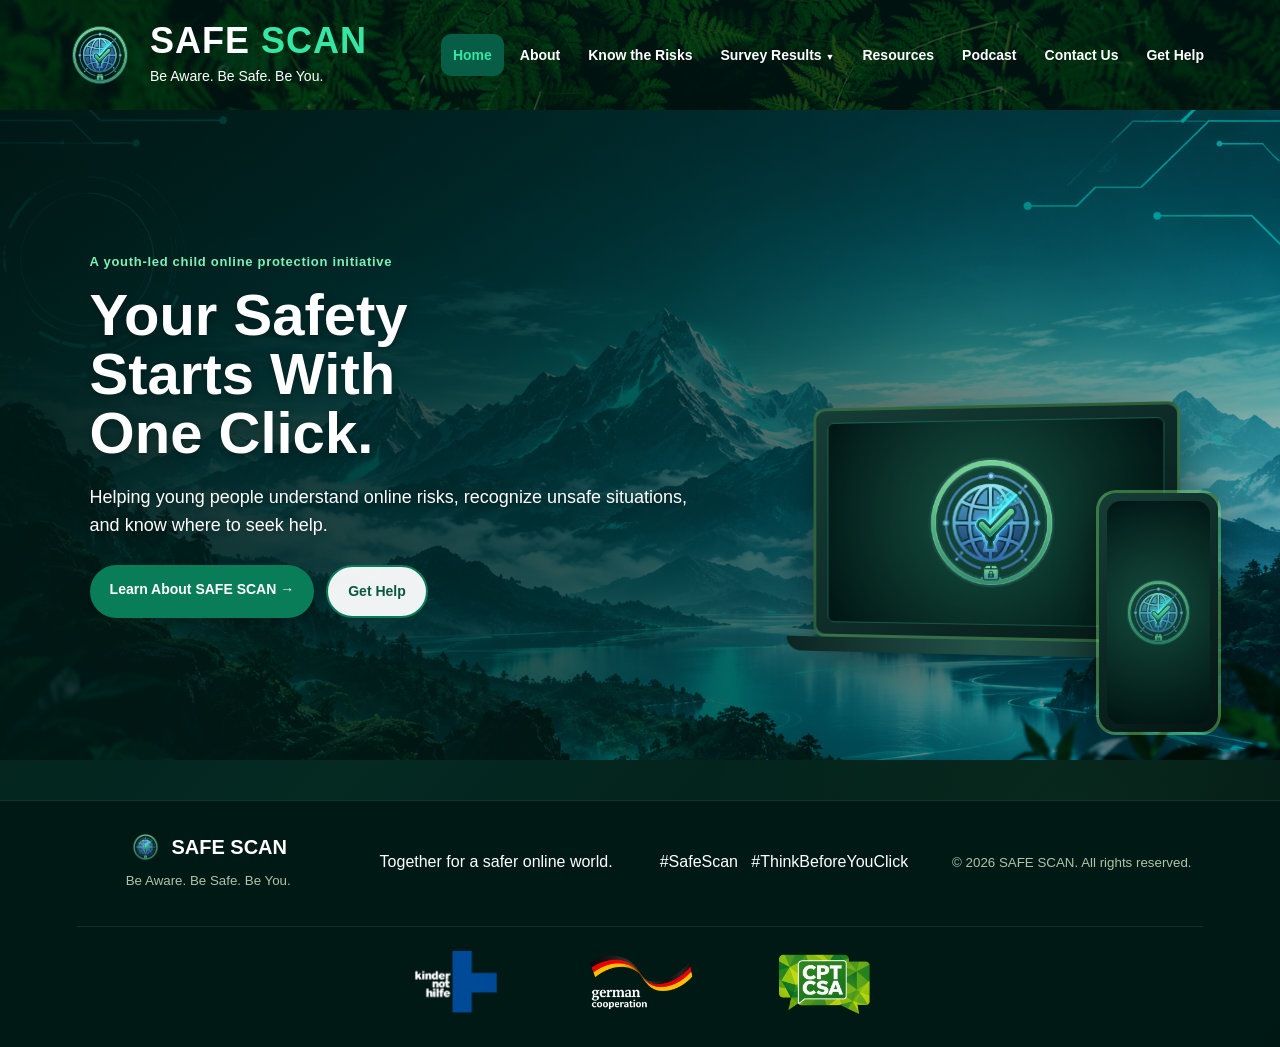
<file: index.html>
<!DOCTYPE html>
<html lang="en">
<head>
    <meta charset="UTF-8">
    <meta name="viewport" content="width=device-width, initial-scale=1.0">
    <title>SAFE SCAN | Be Aware. Be Safe. Be You.</title>
    <link rel="stylesheet" href="css/style.css">
</head>
<body>
<header class="header">

    <a href="index.html" class="logo">

        <div class="logo-icon">
            <img src="Images/logo.png" alt="SAFE SCAN Logo">
        </div>

        <div class="logo-text">
            <h2>SAFE <span>SCAN</span></h2>
            <p>Be Aware. Be Safe. Be You.</p>
        </div>

    </a>

    <nav id="mainNav">
        <a href="index.html" class="nav-link active">Home</a>
        <a href="about.html" class="nav-link">About</a>
        <a href="risks.html" class="nav-link">Know the Risks</a>
        <div class="survey-dropdown">
            <button type="button" class="nav-link survey-dropdown-btn" id="surveyDropdownButton"
                    onclick="toggleSurveyDropdown(event)" aria-expanded="false" aria-controls="surveyDropdownMenu">
                Survey Results <span class="dropdown-arrow">▼</span>
            </button>
            <div class="survey-dropdown-menu" id="surveyDropdownMenu">
                <button type="button" onclick="showSurveySection('respondentProfile')"><span>Respondent Profile</span><b>›</b></button>
                <button type="button" onclick="showSurveySection('internetUse')"><span>Internet Use and Online Behavior</span><b>›</b></button>
                <button type="button" onclick="showSurveySection('awareness')"><span>Awareness Information Needs and Podcast Preferences</span><b>›</b></button>
                <button type="button" onclick="showSurveySection('helpSeeking')"><span>Help-Seeking and Reporting</span><b>›</b></button>
                <button type="button" onclick="showSurveySection('overallData')"><span>Overall Data Interpretation</span><b>›</b></button>
            </div>
        </div>
        <a href="resources.html" class="nav-link">Resources</a>
        <a href="podcast.html" class="nav-link">Podcast</a>
        <a href="contact.html" class="nav-link">Contact Us</a>
        <a href="help.html" class="nav-link">Get Help</a>
    </nav>

    <button class="menu-btn" type="button" onclick="toggleMenu()" aria-label="Open navigation menu" aria-controls="mainNav" aria-expanded="false">☰</button>

</header>
<section class="hero" id="home">

    <div class="hero-content">

        <p class="small-title">
            A youth-led child online protection initiative
        </p>

        <h1>
            Your Safety<br>
            Starts With<br>
            One Click.
        </h1>

        <p>
            Helping young people understand online risks,
            recognize unsafe situations, and know where to seek help.
        </p>

        <div class="hero-buttons">

            <a href="about.html" class="btn primary">
                Learn About SAFE SCAN →
            </a>

            <a href="help.html" class="btn secondary">
                Get Help
            </a>

        </div>

    </div>

    <div class="hero-image">

        <div class="laptop">
            <div class="screen">
                🛡️
            </div>
        </div>

        <div class="phone">
            🛡️
        </div>

    </div>

</section>
<main>
</main>
<footer>

    <div>
        <div class="footer-brand">
            <img src="Images/logo.png" alt="SAFE SCAN Logo" class="footer-logo">
            <strong>SAFE SCAN</strong>
        </div>
        <small>Be Aware. Be Safe. Be You.</small>
    </div>

    <div>
        Together for a safer online world.
    </div>

    <div>
        #SafeScan &nbsp; #ThinkBeforeYouClick
    </div>

    <div class="copyright">
        <p><small>&copy; 2026 SAFE SCAN. All rights reserved.</small></p>
    </div>

    <div class="footer-partners" aria-label="SAFE SCAN partner logos">
        <img src="Images/partner-logo-1.png" alt="Partner organization logo">
        <img src="Images/partner-logo-2.png" alt="German Cooperation logo">
        <img src="Images/partner-logo-3.png" alt="CPT CSA logo">
    </div>

</footer>
<script src="js/script.js"></script>
</body>
</html>
</file>
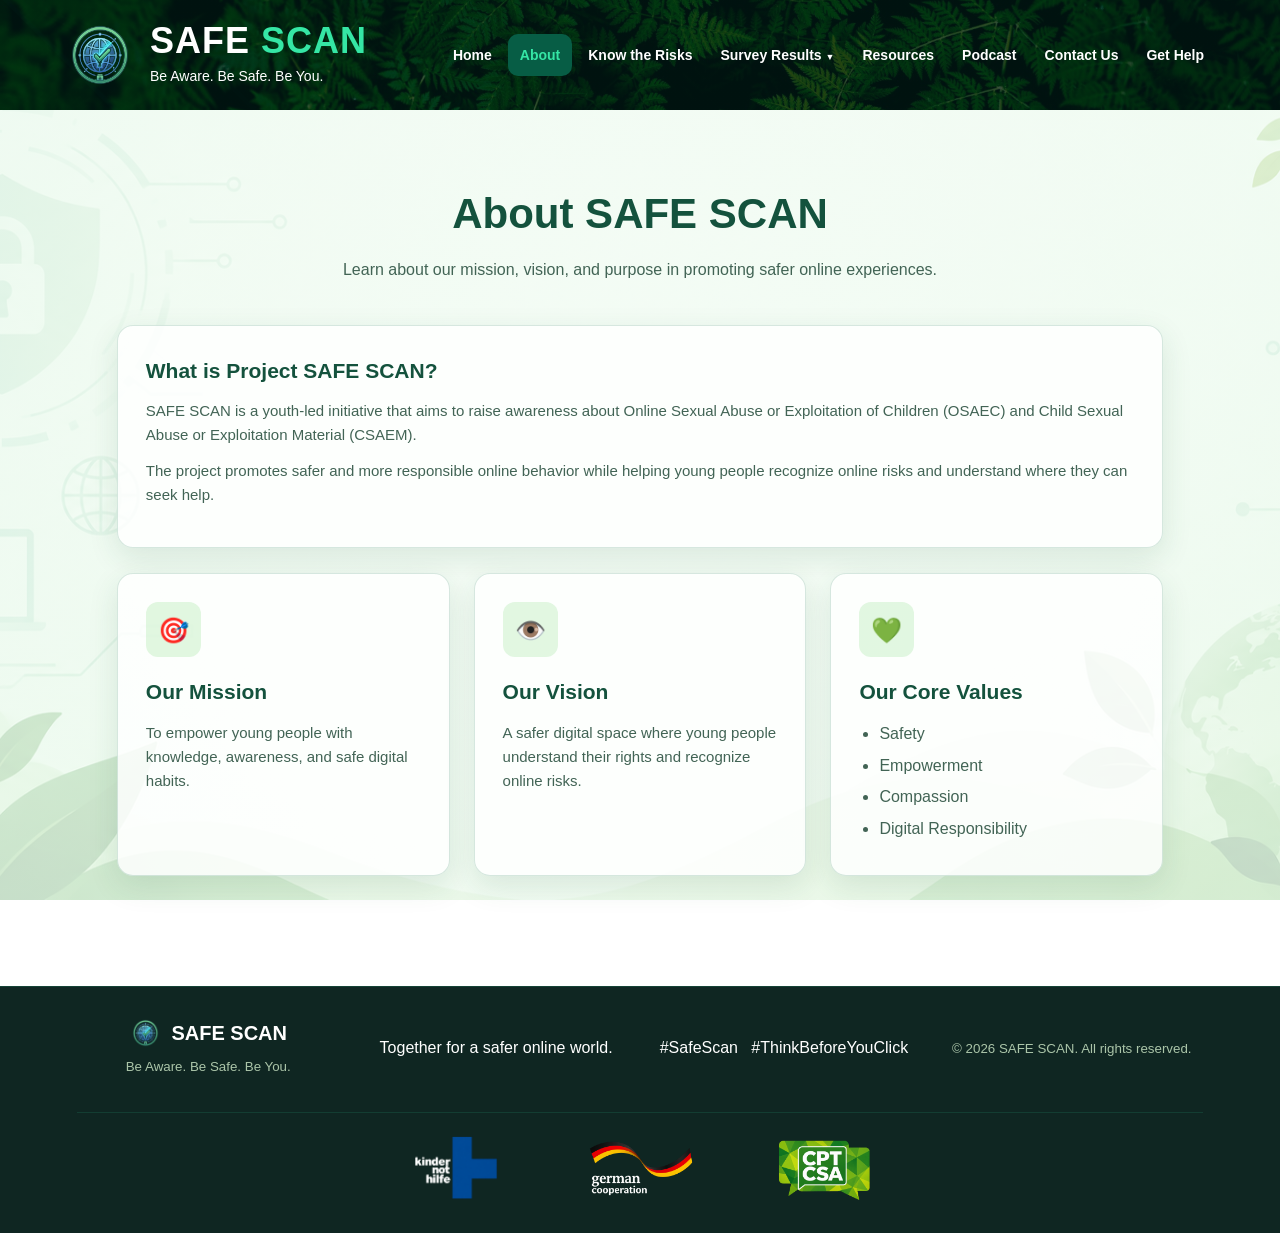
<file: about.html>
<!DOCTYPE html>
<html lang="en">
<head>
    <meta charset="UTF-8">
    <meta name="viewport" content="width=device-width, initial-scale=1.0">
    <title>About SAFE SCAN</title>
    <link rel="stylesheet" href="css/style.css">
</head>
<body>
<header class="header">

    <a href="index.html" class="logo">

        <div class="logo-icon">
            <img src="Images/logo.png" alt="SAFE SCAN Logo">
        </div>

        <div class="logo-text">
            <h2>SAFE <span>SCAN</span></h2>
            <p>Be Aware. Be Safe. Be You.</p>
        </div>

    </a>

    <nav id="mainNav">
        <a href="index.html" class="nav-link">Home</a>
        <a href="about.html" class="nav-link active">About</a>
        <a href="risks.html" class="nav-link">Know the Risks</a>
        <div class="survey-dropdown">
            <button type="button" class="nav-link survey-dropdown-btn" id="surveyDropdownButton"
                    onclick="toggleSurveyDropdown(event)" aria-expanded="false" aria-controls="surveyDropdownMenu">
                Survey Results <span class="dropdown-arrow">▼</span>
            </button>
            <div class="survey-dropdown-menu" id="surveyDropdownMenu">
                <button type="button" onclick="showSurveySection('respondentProfile')"><span>Respondent Profile</span><b>›</b></button>
                <button type="button" onclick="showSurveySection('internetUse')"><span>Internet Use and Online Behavior</span><b>›</b></button>
                <button type="button" onclick="showSurveySection('awareness')"><span>Awareness Information Needs and Podcast Preferences</span><b>›</b></button>
                <button type="button" onclick="showSurveySection('helpSeeking')"><span>Help-Seeking and Reporting</span><b>›</b></button>
                <button type="button" onclick="showSurveySection('overallData')"><span>Overall Data Interpretation</span><b>›</b></button>
            </div>
        </div>
        <a href="resources.html" class="nav-link">Resources</a>
        <a href="podcast.html" class="nav-link">Podcast</a>
        <a href="contact.html" class="nav-link">Contact Us</a>
        <a href="help.html" class="nav-link">Get Help</a>
    </nav>

    <button class="menu-btn" type="button" onclick="toggleMenu()" aria-label="Open navigation menu" aria-controls="mainNav" aria-expanded="false">☰</button>

</header>
<main>
<section class="page" id="about">

    <div class="page-title">
        <h2>About SAFE SCAN</h2>

        <p>
            Learn about our mission, vision, and purpose
            in promoting safer online experiences.
        </p>
    </div>

    <div class="card">

        <h3>What is Project SAFE SCAN?</h3>

        <p>
            SAFE SCAN is a youth-led initiative that aims to raise
            awareness about Online Sexual Abuse or Exploitation of
            Children (OSAEC) and Child Sexual Abuse or Exploitation
            Material (CSAEM).
        </p>

        <p>
            The project promotes safer and more responsible online
            behavior while helping young people recognize online
            risks and understand where they can seek help.
        </p>

    </div>


    <div class="three-columns">

        <div class="card">

            <div class="card-icon">🎯</div>

            <h3>Our Mission</h3>

            <p>
                To empower young people with knowledge,
                awareness, and safe digital habits.
            </p>

        </div>


        <div class="card">

            <div class="card-icon">👁️</div>

            <h3>Our Vision</h3>

            <p>
                A safer digital space where young people
                understand their rights and recognize online risks.
            </p>

        </div>


        <div class="card">

            <div class="card-icon">💚</div>

            <h3>Our Core Values</h3>

            <ul>
                <li>Safety</li>
                <li>Empowerment</li>
                <li>Compassion</li>
                <li>Digital Responsibility</li>
            </ul>

        </div>

    </div>

</section>
</main>
<footer>

    <div>
        <div class="footer-brand">
            <img src="Images/logo.png" alt="SAFE SCAN Logo" class="footer-logo">
            <strong>SAFE SCAN</strong>
        </div>
        <small>Be Aware. Be Safe. Be You.</small>
    </div>

    <div>
        Together for a safer online world.
    </div>

    <div>
        #SafeScan &nbsp; #ThinkBeforeYouClick
    </div>

    <div class="copyright">
        <p><small>&copy; 2026 SAFE SCAN. All rights reserved.</small></p>
    </div>

    <div class="footer-partners" aria-label="SAFE SCAN partner logos">
        <img src="Images/partner-logo-1.png" alt="Partner organization logo">
        <img src="Images/partner-logo-2.png" alt="German Cooperation logo">
        <img src="Images/partner-logo-3.png" alt="CPT CSA logo">
    </div>

</footer>
<script src="js/script.js"></script>
</body>
</html>
</file>
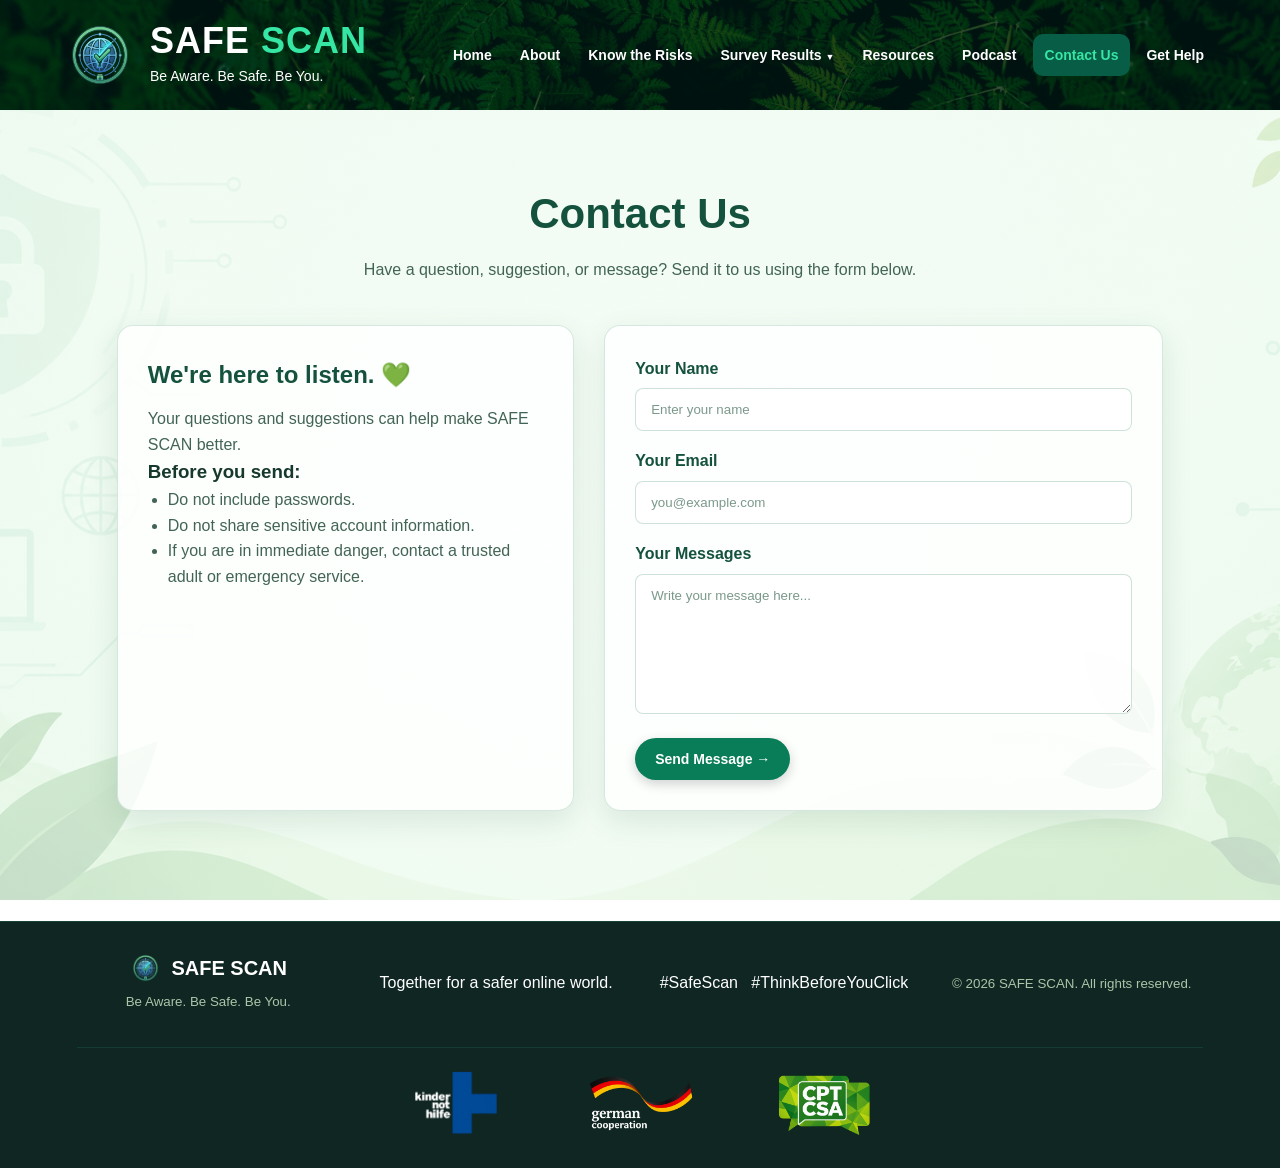
<file: contact.html>
<!DOCTYPE html>
<html lang="en">
<head>
    <meta charset="UTF-8">
    <meta name="viewport" content="width=device-width, initial-scale=1.0">
    <title>Contact Us | SAFE SCAN</title>
    <link rel="stylesheet" href="css/style.css">
</head>
<body>
<header class="header">

    <a href="index.html" class="logo">

        <div class="logo-icon">
            <img src="Images/logo.png" alt="SAFE SCAN Logo">
        </div>

        <div class="logo-text">
            <h2>SAFE <span>SCAN</span></h2>
            <p>Be Aware. Be Safe. Be You.</p>
        </div>

    </a>

    <nav id="mainNav">
        <a href="index.html" class="nav-link">Home</a>
        <a href="about.html" class="nav-link">About</a>
        <a href="risks.html" class="nav-link">Know the Risks</a>
        <div class="survey-dropdown">
            <button type="button" class="nav-link survey-dropdown-btn" id="surveyDropdownButton"
                    onclick="toggleSurveyDropdown(event)" aria-expanded="false" aria-controls="surveyDropdownMenu">
                Survey Results <span class="dropdown-arrow">▼</span>
            </button>
            <div class="survey-dropdown-menu" id="surveyDropdownMenu">
                <button type="button" onclick="showSurveySection('respondentProfile')"><span>Respondent Profile</span><b>›</b></button>
                <button type="button" onclick="showSurveySection('internetUse')"><span>Internet Use and Online Behavior</span><b>›</b></button>
                <button type="button" onclick="showSurveySection('awareness')"><span>Awareness Information Needs and Podcast Preferences</span><b>›</b></button>
                <button type="button" onclick="showSurveySection('helpSeeking')"><span>Help-Seeking and Reporting</span><b>›</b></button>
                <button type="button" onclick="showSurveySection('overallData')"><span>Overall Data Interpretation</span><b>›</b></button>
            </div>
        </div>
        <a href="resources.html" class="nav-link">Resources</a>
        <a href="podcast.html" class="nav-link">Podcast</a>
        <a href="contact.html" class="nav-link active">Contact Us</a>
        <a href="help.html" class="nav-link">Get Help</a>
    </nav>

    <button class="menu-btn" type="button" onclick="toggleMenu()" aria-label="Open navigation menu" aria-controls="mainNav" aria-expanded="false">☰</button>

</header>
<main>
<section class="page" id="contact">

    <div class="page-title">

        <h2>Contact Us</h2>

        <p>
            Have a question, suggestion, or message?
            Send it to us using the form below.
        </p>

    </div>


    <div class="contact-container">


        <div class="contact-info">

            <h2>
                We're here to listen. 💚
            </h2>

            <p>
                Your questions and suggestions can help
                make SAFE SCAN better.
            </p>

            <h3>Before you send:</h3>

            <ul>

                <li>
                    Do not include passwords.
                </li>

                <li>
                    Do not share sensitive account information.
                </li>

                <li>
                    If you are in immediate danger,
                    contact a trusted adult or emergency service.
                </li>

            </ul>

        </div>


        <form id="contactForm">

            <label>Your Name</label>

            <input
                type="text"
                id="name"
                placeholder="Enter your name"
                required
            >


            <label>Your Email</label>

            <input
                type="email"
                id="email"
                placeholder="you@example.com"
                required
            >


            <label>Your Messages</label>

            <textarea
                id="message"
                placeholder="Write your message here..."
                required
            ></textarea>


            <button
                type="submit"
                class="btn primary"
            >
                Send Message →
            </button>


            <div
                id="successMessage"
                class="success-message"
            ></div>

        </form>

    </div>

</section>
</main>
<footer>

    <div>
        <div class="footer-brand">
            <img src="Images/logo.png" alt="SAFE SCAN Logo" class="footer-logo">
            <strong>SAFE SCAN</strong>
        </div>
        <small>Be Aware. Be Safe. Be You.</small>
    </div>

    <div>
        Together for a safer online world.
    </div>

    <div>
        #SafeScan &nbsp; #ThinkBeforeYouClick
    </div>

    <div class="copyright">
        <p><small>&copy; 2026 SAFE SCAN. All rights reserved.</small></p>
    </div>

    <div class="footer-partners" aria-label="SAFE SCAN partner logos">
        <img src="Images/partner-logo-1.png" alt="Partner organization logo">
        <img src="Images/partner-logo-2.png" alt="German Cooperation logo">
        <img src="Images/partner-logo-3.png" alt="CPT CSA logo">
    </div>

</footer>
<script src="js/script.js"></script>
</body>
</html>
</file>
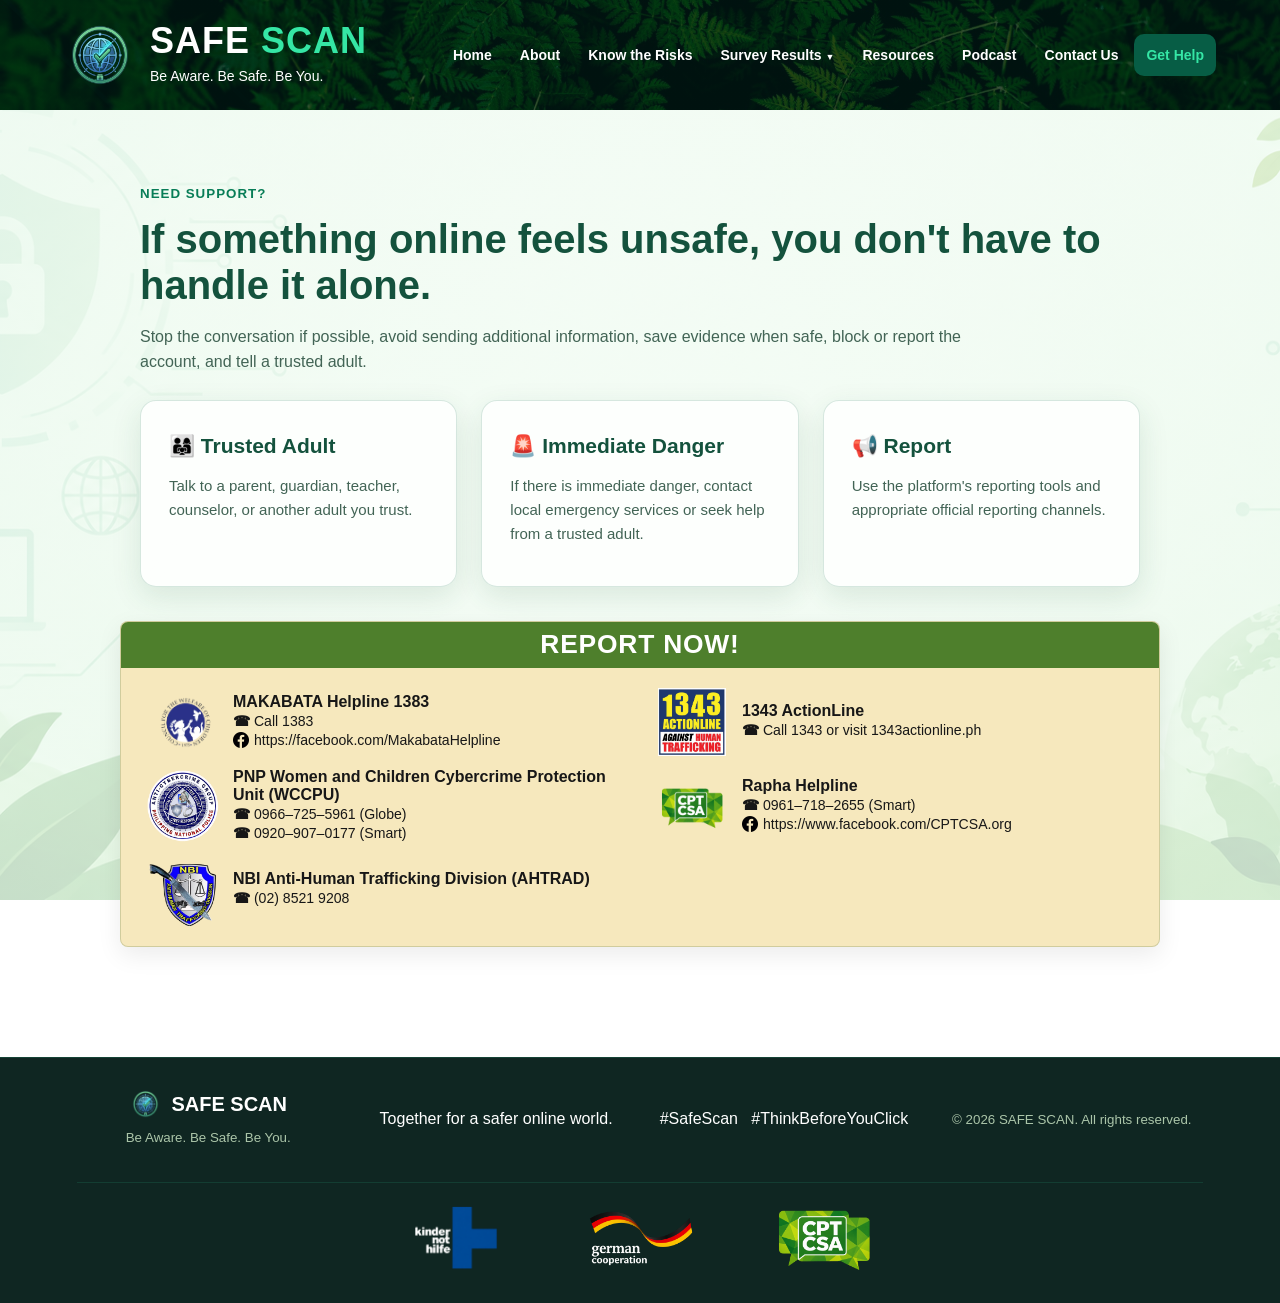
<file: help.html>
<!DOCTYPE html>
<html lang="en">
<head>
    <meta charset="UTF-8">
    <meta name="viewport" content="width=device-width, initial-scale=1.0">
    <title>Get Help | SAFE SCAN</title>
    <link rel="stylesheet" href="css/style.css">
</head>
<body>
<header class="header">

    <a href="index.html" class="logo">

        <div class="logo-icon">
            <img src="Images/logo.png" alt="SAFE SCAN Logo">
        </div>

        <div class="logo-text">
            <h2>SAFE <span>SCAN</span></h2>
            <p>Be Aware. Be Safe. Be You.</p>
        </div>

    </a>

    <nav id="mainNav">
        <a href="index.html" class="nav-link">Home</a>
        <a href="about.html" class="nav-link">About</a>
        <a href="risks.html" class="nav-link">Know the Risks</a>
        <div class="survey-dropdown">
            <button type="button" class="nav-link survey-dropdown-btn" id="surveyDropdownButton"
                    onclick="toggleSurveyDropdown(event)" aria-expanded="false" aria-controls="surveyDropdownMenu">
                Survey Results <span class="dropdown-arrow">▼</span>
            </button>
            <div class="survey-dropdown-menu" id="surveyDropdownMenu">
                <button type="button" onclick="showSurveySection('respondentProfile')"><span>Respondent Profile</span><b>›</b></button>
                <button type="button" onclick="showSurveySection('internetUse')"><span>Internet Use and Online Behavior</span><b>›</b></button>
                <button type="button" onclick="showSurveySection('awareness')"><span>Awareness Information Needs and Podcast Preferences</span><b>›</b></button>
                <button type="button" onclick="showSurveySection('helpSeeking')"><span>Help-Seeking and Reporting</span><b>›</b></button>
                <button type="button" onclick="showSurveySection('overallData')"><span>Overall Data Interpretation</span><b>›</b></button>
            </div>
        </div>
        <a href="resources.html" class="nav-link">Resources</a>
        <a href="podcast.html" class="nav-link">Podcast</a>
        <a href="contact.html" class="nav-link">Contact Us</a>
        <a href="help.html" class="nav-link active">Get Help</a>
    </nav>

    <button class="menu-btn" type="button" onclick="toggleMenu()" aria-label="Open navigation menu" aria-controls="mainNav" aria-expanded="false">☰</button>

</header>
<main>
<section class="page" id="help">

    <div class="help-box">

        <small>NEED SUPPORT?</small>

        <h2>
            If something online feels unsafe,
            you don't have to handle it alone.
        </h2>

        <p>
            Stop the conversation if possible,
            avoid sending additional information,
            save evidence when safe, block or report
            the account, and tell a trusted adult.
        </p>


        <div class="three-columns">


            <div class="card">

                <h3>👨‍👩‍👧 Trusted Adult</h3>

                <p>
                    Talk to a parent, guardian, teacher,
                    counselor, or another adult you trust.
                </p>

            </div>


            <div class="card">

                <h3>🚨 Immediate Danger</h3>

                <p>
                    If there is immediate danger,
                    contact local emergency services
                    or seek help from a trusted adult.
                </p>

            </div>


            <div class="card">

                <h3>📢 Report</h3>

                <p>
                    Use the platform's reporting tools
                    and appropriate official reporting channels.
                </p>

            </div>

        </div>

    </div>

        <section class="report-now-section" aria-labelledby="reportNowTitle">
            <div class="report-now-header" id="reportNowTitle">REPORT NOW!</div>

            <div class="report-contacts-grid">
                <article class="report-contact">
                    <div class="report-logo-wrap">
                        <img src="Images/report-cwc.png" alt="Council for the Welfare of Children logo">
                    </div>
                    <div class="report-contact-info">
                        <h3>MAKABATA Helpline 1383</h3>
                        <p><strong>☎</strong> Call 1383</p>
                        <p class="report-facebook"><img src="Images/facebook-report.png" alt="Facebook"> <span>https://facebook.com/MakabataHelpline</span></p>
                    </div>
                </article>

                <article class="report-contact">
                    <div class="report-logo-wrap">
                        <img src="Images/report-1343.jpg" alt="1343 ActionLine logo">
                    </div>
                    <div class="report-contact-info">
                        <h3>1343 ActionLine</h3>
                        <p><strong>☎</strong> Call 1343 or visit 1343actionline.ph</p>
                    </div>
                </article>

                <article class="report-contact">
                    <div class="report-logo-wrap">
                        <img src="Images/report-pnp-cybercrime.webp" alt="PNP Women and Children Cybercrime Protection Unit logo">
                    </div>
                    <div class="report-contact-info">
                        <h3>PNP Women and Children Cybercrime Protection Unit (WCCPU)</h3>
                        <p><strong>☎</strong> 0966–725–5961 (Globe)</p>
                        <p><strong>☎</strong> 0920–907–0177 (Smart)</p>
                    </div>
                </article>

                <article class="report-contact">
                    <div class="report-logo-wrap">
                        <img src="Images/report-cptcsa.png" alt="CPTCSA logo">
                    </div>
                    <div class="report-contact-info">
                        <h3>Rapha Helpline</h3>
                        <p><strong>☎</strong> 0961–718–2655 (Smart)</p>
                        <p class="report-facebook"><img src="Images/facebook-report.png" alt="Facebook"> <span>https://www.facebook.com/CPTCSA.org</span></p>
                    </div>
                </article>

                <article class="report-contact">
                    <div class="report-logo-wrap">
                        <img src="Images/report-nbi.jpg" alt="NBI Anti-Human Trafficking Division logo">
                    </div>
                    <div class="report-contact-info">
                        <h3>NBI Anti-Human Trafficking Division (AHTRAD)</h3>
                        <p><strong>☎</strong> (02) 8521 9208</p>
                    </div>
                </article>
            </div>
        </section>

</section>
</main>
<footer>

    <div>
        <div class="footer-brand">
            <img src="Images/logo.png" alt="SAFE SCAN Logo" class="footer-logo">
            <strong>SAFE SCAN</strong>
        </div>
        <small>Be Aware. Be Safe. Be You.</small>
    </div>

    <div>
        Together for a safer online world.
    </div>

    <div>
        #SafeScan &nbsp; #ThinkBeforeYouClick
    </div>

    <div class="copyright">
        <p><small>&copy; 2026 SAFE SCAN. All rights reserved.</small></p>
    </div>

    <div class="footer-partners" aria-label="SAFE SCAN partner logos">
        <img src="Images/partner-logo-1.png" alt="Partner organization logo">
        <img src="Images/partner-logo-2.png" alt="German Cooperation logo">
        <img src="Images/partner-logo-3.png" alt="CPT CSA logo">
    </div>

</footer>
<script src="js/script.js"></script>
</body>
</html>
</file>
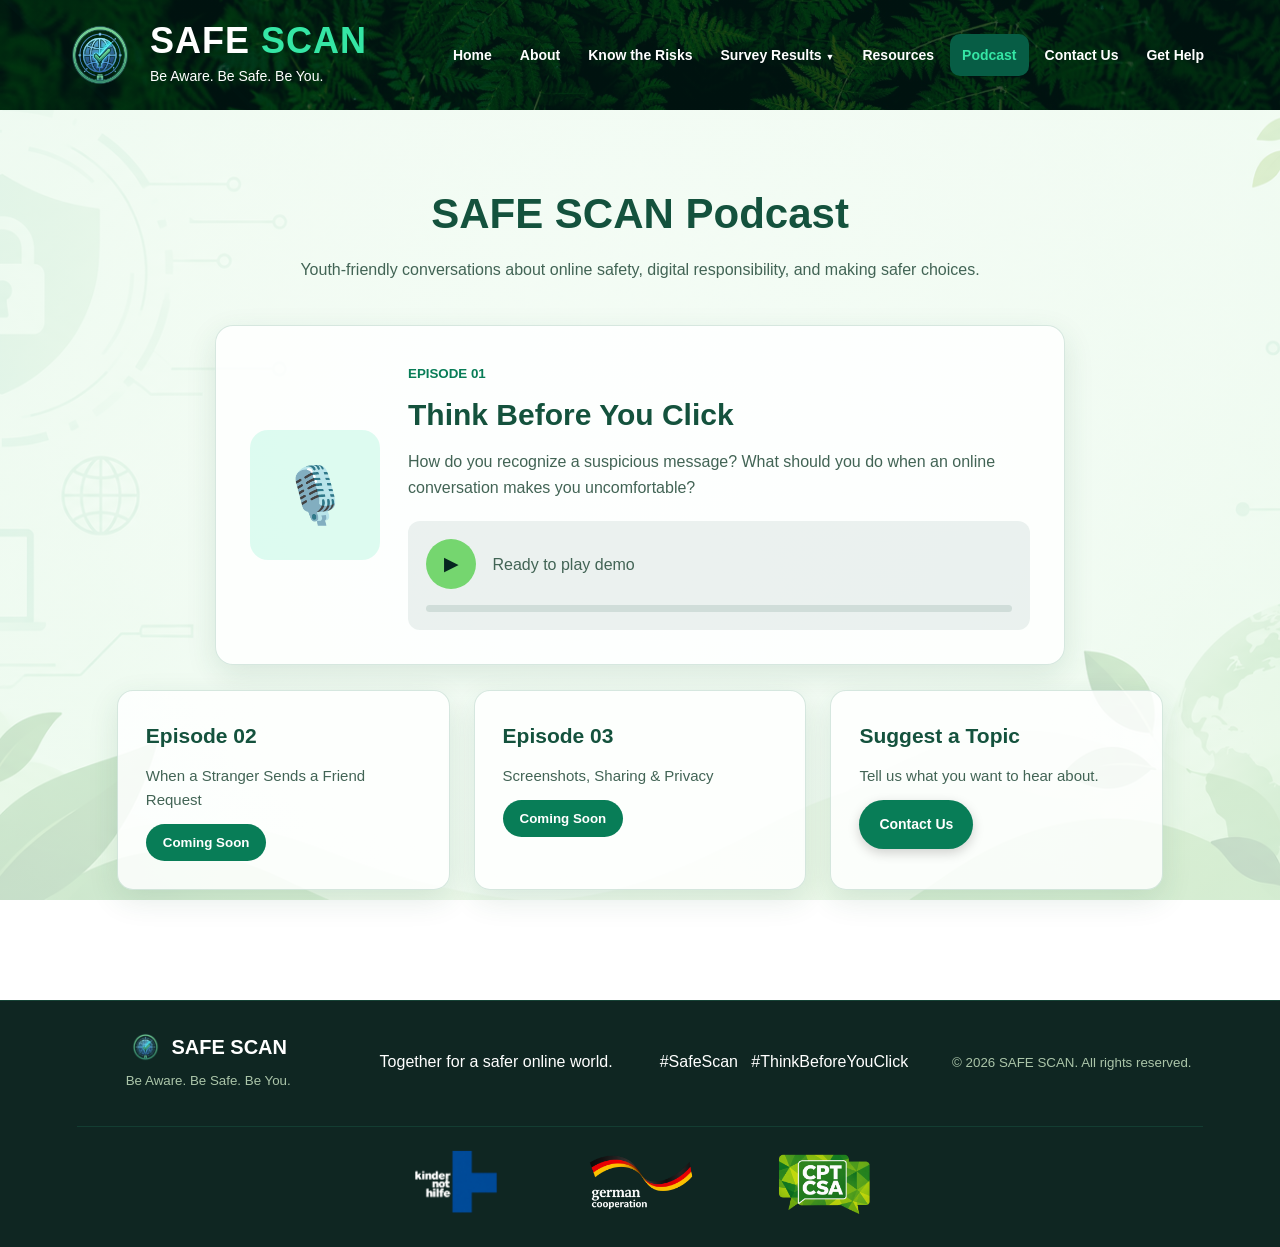
<file: podcast.html>
<!DOCTYPE html>
<html lang="en">
<head>
    <meta charset="UTF-8">
    <meta name="viewport" content="width=device-width, initial-scale=1.0">
    <title>Podcast | SAFE SCAN</title>
    <link rel="stylesheet" href="css/style.css">
</head>
<body>
<header class="header">

    <a href="index.html" class="logo">

        <div class="logo-icon">
            <img src="Images/logo.png" alt="SAFE SCAN Logo">
        </div>

        <div class="logo-text">
            <h2>SAFE <span>SCAN</span></h2>
            <p>Be Aware. Be Safe. Be You.</p>
        </div>

    </a>

    <nav id="mainNav">
        <a href="index.html" class="nav-link">Home</a>
        <a href="about.html" class="nav-link">About</a>
        <a href="risks.html" class="nav-link">Know the Risks</a>
        <div class="survey-dropdown">
            <button type="button" class="nav-link survey-dropdown-btn" id="surveyDropdownButton"
                    onclick="toggleSurveyDropdown(event)" aria-expanded="false" aria-controls="surveyDropdownMenu">
                Survey Results <span class="dropdown-arrow">▼</span>
            </button>
            <div class="survey-dropdown-menu" id="surveyDropdownMenu">
                <button type="button" onclick="showSurveySection('respondentProfile')"><span>Respondent Profile</span><b>›</b></button>
                <button type="button" onclick="showSurveySection('internetUse')"><span>Internet Use and Online Behavior</span><b>›</b></button>
                <button type="button" onclick="showSurveySection('awareness')"><span>Awareness Information Needs and Podcast Preferences</span><b>›</b></button>
                <button type="button" onclick="showSurveySection('helpSeeking')"><span>Help-Seeking and Reporting</span><b>›</b></button>
                <button type="button" onclick="showSurveySection('overallData')"><span>Overall Data Interpretation</span><b>›</b></button>
            </div>
        </div>
        <a href="resources.html" class="nav-link">Resources</a>
        <a href="podcast.html" class="nav-link active">Podcast</a>
        <a href="contact.html" class="nav-link">Contact Us</a>
        <a href="help.html" class="nav-link">Get Help</a>
    </nav>

    <button class="menu-btn" type="button" onclick="toggleMenu()" aria-label="Open navigation menu" aria-controls="mainNav" aria-expanded="false">☰</button>

</header>
<main>
<section class="page" id="podcast">

    <div class="page-title">

        <h2>SAFE SCAN Podcast</h2>

        <p>
            Youth-friendly conversations about online safety,
            digital responsibility, and making safer choices.
        </p>

    </div>


    <div class="podcast-box">

        <div class="podcast-cover">
            🎙️
        </div>

        <div>

            <small>EPISODE 01</small>

            <h2>
                Think Before You Click
            </h2>

            <p>
                How do you recognize a suspicious message?
                What should you do when an online conversation
                makes you uncomfortable?
            </p>


            <div class="player">

                <button onclick="playPodcast()" id="playButton">
                    ▶
                </button>

                <span id="playerText">
                    Ready to play demo
                </span>

                <div class="progress">
                    <div id="progressBar"></div>
                </div>

            </div>

        </div>

    </div>


    <div class="three-columns podcast-list">

        <div class="card">

            <h3>Episode 02</h3>

            <p>
                When a Stranger Sends a Friend Request
            </p>

            <button onclick="comingSoon()">
                Coming Soon
            </button>

        </div>


        <div class="card">

            <h3>Episode 03</h3>

            <p>
                Screenshots, Sharing & Privacy
            </p>

            <button onclick="comingSoon()">
                Coming Soon
            </button>

        </div>


        <div class="card">

            <h3>Suggest a Topic</h3>

            <p>
                Tell us what you want to hear about.
            </p>

            <a href="contact.html" class="btn primary">
                Contact Us
            </a>

        </div>

    </div>

</section>
</main>
<footer>

    <div>
        <div class="footer-brand">
            <img src="Images/logo.png" alt="SAFE SCAN Logo" class="footer-logo">
            <strong>SAFE SCAN</strong>
        </div>
        <small>Be Aware. Be Safe. Be You.</small>
    </div>

    <div>
        Together for a safer online world.
    </div>

    <div>
        #SafeScan &nbsp; #ThinkBeforeYouClick
    </div>

    <div class="copyright">
        <p><small>&copy; 2026 SAFE SCAN. All rights reserved.</small></p>
    </div>

    <div class="footer-partners" aria-label="SAFE SCAN partner logos">
        <img src="Images/partner-logo-1.png" alt="Partner organization logo">
        <img src="Images/partner-logo-2.png" alt="German Cooperation logo">
        <img src="Images/partner-logo-3.png" alt="CPT CSA logo">
    </div>

</footer>
<script src="js/script.js"></script>
</body>
</html>
</file>
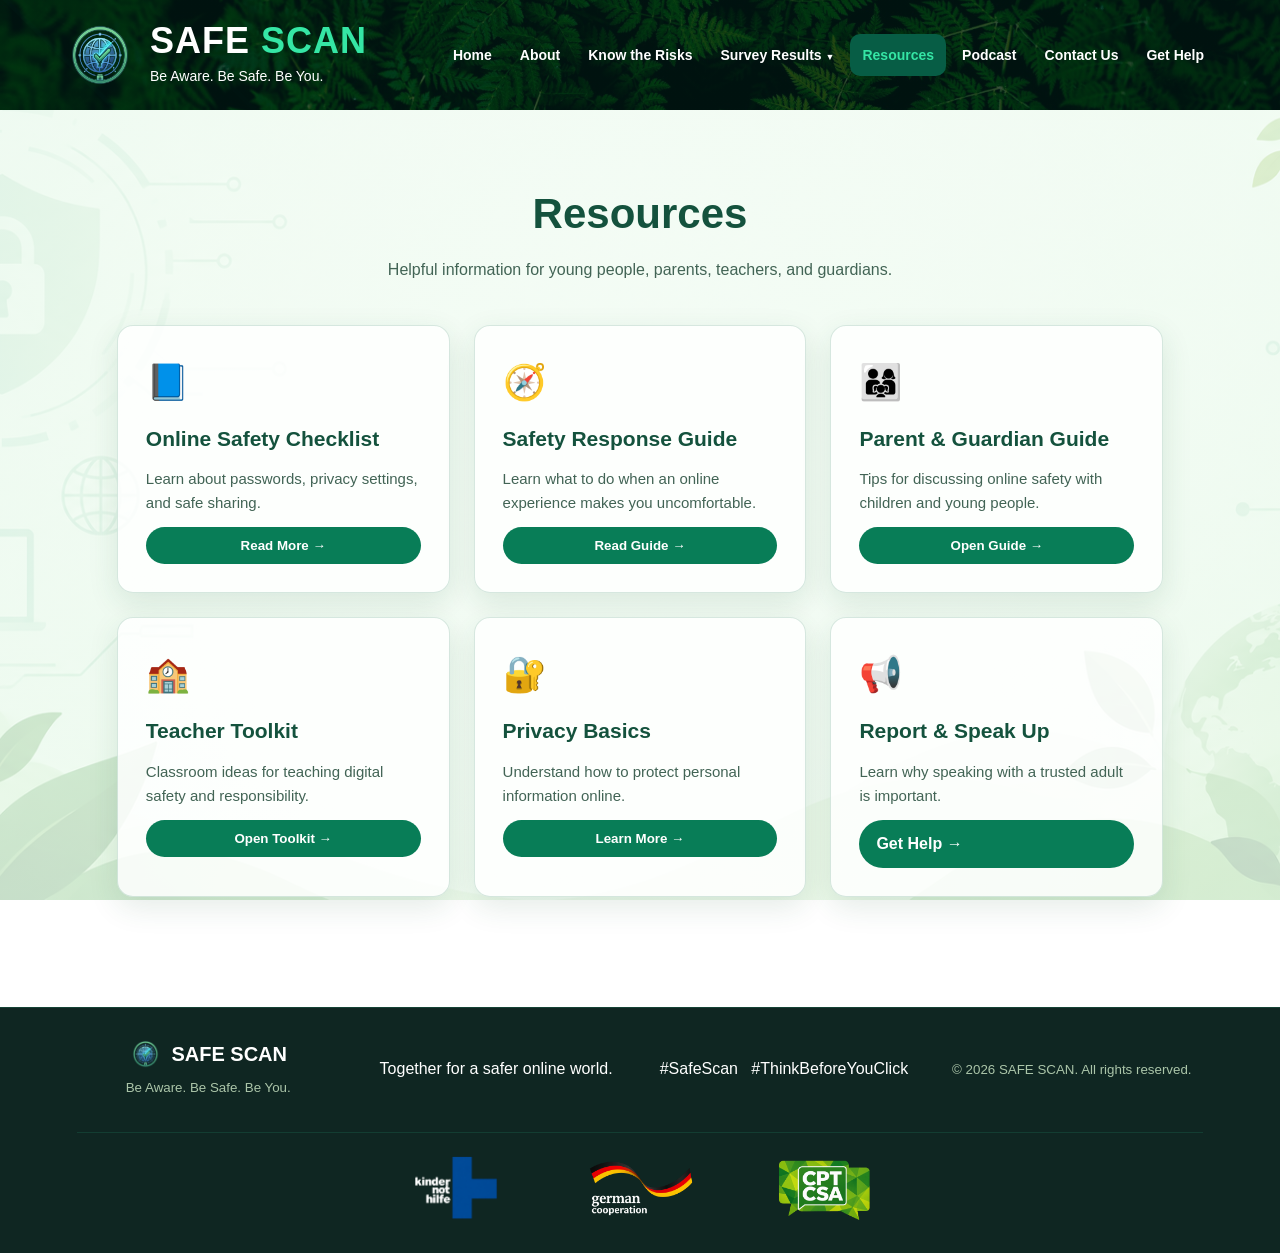
<file: resources.html>
<!DOCTYPE html>
<html lang="en">
<head>
    <meta charset="UTF-8">
    <meta name="viewport" content="width=device-width, initial-scale=1.0">
    <title>Resources | SAFE SCAN</title>
    <link rel="stylesheet" href="css/style.css">
</head>
<body>
<header class="header">

    <a href="index.html" class="logo">

        <div class="logo-icon">
            <img src="Images/logo.png" alt="SAFE SCAN Logo">
        </div>

        <div class="logo-text">
            <h2>SAFE <span>SCAN</span></h2>
            <p>Be Aware. Be Safe. Be You.</p>
        </div>

    </a>

    <nav id="mainNav">
        <a href="index.html" class="nav-link">Home</a>
        <a href="about.html" class="nav-link">About</a>
        <a href="risks.html" class="nav-link">Know the Risks</a>
        <div class="survey-dropdown">
            <button type="button" class="nav-link survey-dropdown-btn" id="surveyDropdownButton"
                    onclick="toggleSurveyDropdown(event)" aria-expanded="false" aria-controls="surveyDropdownMenu">
                Survey Results <span class="dropdown-arrow">▼</span>
            </button>
            <div class="survey-dropdown-menu" id="surveyDropdownMenu">
                <button type="button" onclick="showSurveySection('respondentProfile')"><span>Respondent Profile</span><b>›</b></button>
                <button type="button" onclick="showSurveySection('internetUse')"><span>Internet Use and Online Behavior</span><b>›</b></button>
                <button type="button" onclick="showSurveySection('awareness')"><span>Awareness Information Needs and Podcast Preferences</span><b>›</b></button>
                <button type="button" onclick="showSurveySection('helpSeeking')"><span>Help-Seeking and Reporting</span><b>›</b></button>
                <button type="button" onclick="showSurveySection('overallData')"><span>Overall Data Interpretation</span><b>›</b></button>
            </div>
        </div>
        <a href="resources.html" class="nav-link active">Resources</a>
        <a href="podcast.html" class="nav-link">Podcast</a>
        <a href="contact.html" class="nav-link">Contact Us</a>
        <a href="help.html" class="nav-link">Get Help</a>
    </nav>

    <button class="menu-btn" type="button" onclick="toggleMenu()" aria-label="Open navigation menu" aria-controls="mainNav" aria-expanded="false">☰</button>

</header>
<main>
<section class="page" id="resources">

    <div class="page-title">

        <h2>Resources</h2>

        <p>
            Helpful information for young people, parents,
            teachers, and guardians.
        </p>

    </div>


    <div class="three-columns">

        <div class="card resource">

            <span>📘</span>

            <h3>Online Safety Checklist</h3>

            <p>
                Learn about passwords, privacy settings,
                and safe sharing.
            </p>

            <button onclick="resourceMessage()">
                Read More →
            </button>

        </div>


        <div class="card resource">

            <span>🧭</span>

            <h3>Safety Response Guide</h3>

            <p>
                Learn what to do when an online experience
                makes you uncomfortable.
            </p>

            <button onclick="resourceMessage()">
                Read Guide →
            </button>

        </div>


        <div class="card resource">

            <span>👨‍👩‍👧</span>

            <h3>Parent & Guardian Guide</h3>

            <p>
                Tips for discussing online safety with children
                and young people.
            </p>

            <button onclick="resourceMessage()">
                Open Guide →
            </button>

        </div>


        <div class="card resource">

            <span>🏫</span>

            <h3>Teacher Toolkit</h3>

            <p>
                Classroom ideas for teaching digital safety
                and responsibility.
            </p>

            <button onclick="resourceMessage()">
                Open Toolkit →
            </button>

        </div>


        <div class="card resource">

            <span>🔐</span>

            <h3>Privacy Basics</h3>

            <p>
                Understand how to protect personal information
                online.
            </p>

            <button onclick="resourceMessage()">
                Learn More →
            </button>

        </div>


        <div class="card resource">

            <span>📢</span>

            <h3>Report & Speak Up</h3>

            <p>
                Learn why speaking with a trusted adult is important.
            </p>

            <a href="help.html">
                Get Help →
            </a>

        </div>

    </div>

</section>
</main>
<footer>

    <div>
        <div class="footer-brand">
            <img src="Images/logo.png" alt="SAFE SCAN Logo" class="footer-logo">
            <strong>SAFE SCAN</strong>
        </div>
        <small>Be Aware. Be Safe. Be You.</small>
    </div>

    <div>
        Together for a safer online world.
    </div>

    <div>
        #SafeScan &nbsp; #ThinkBeforeYouClick
    </div>

    <div class="copyright">
        <p><small>&copy; 2026 SAFE SCAN. All rights reserved.</small></p>
    </div>

    <div class="footer-partners" aria-label="SAFE SCAN partner logos">
        <img src="Images/partner-logo-1.png" alt="Partner organization logo">
        <img src="Images/partner-logo-2.png" alt="German Cooperation logo">
        <img src="Images/partner-logo-3.png" alt="CPT CSA logo">
    </div>

</footer>
<script src="js/script.js"></script>
</body>
</html>
</file>
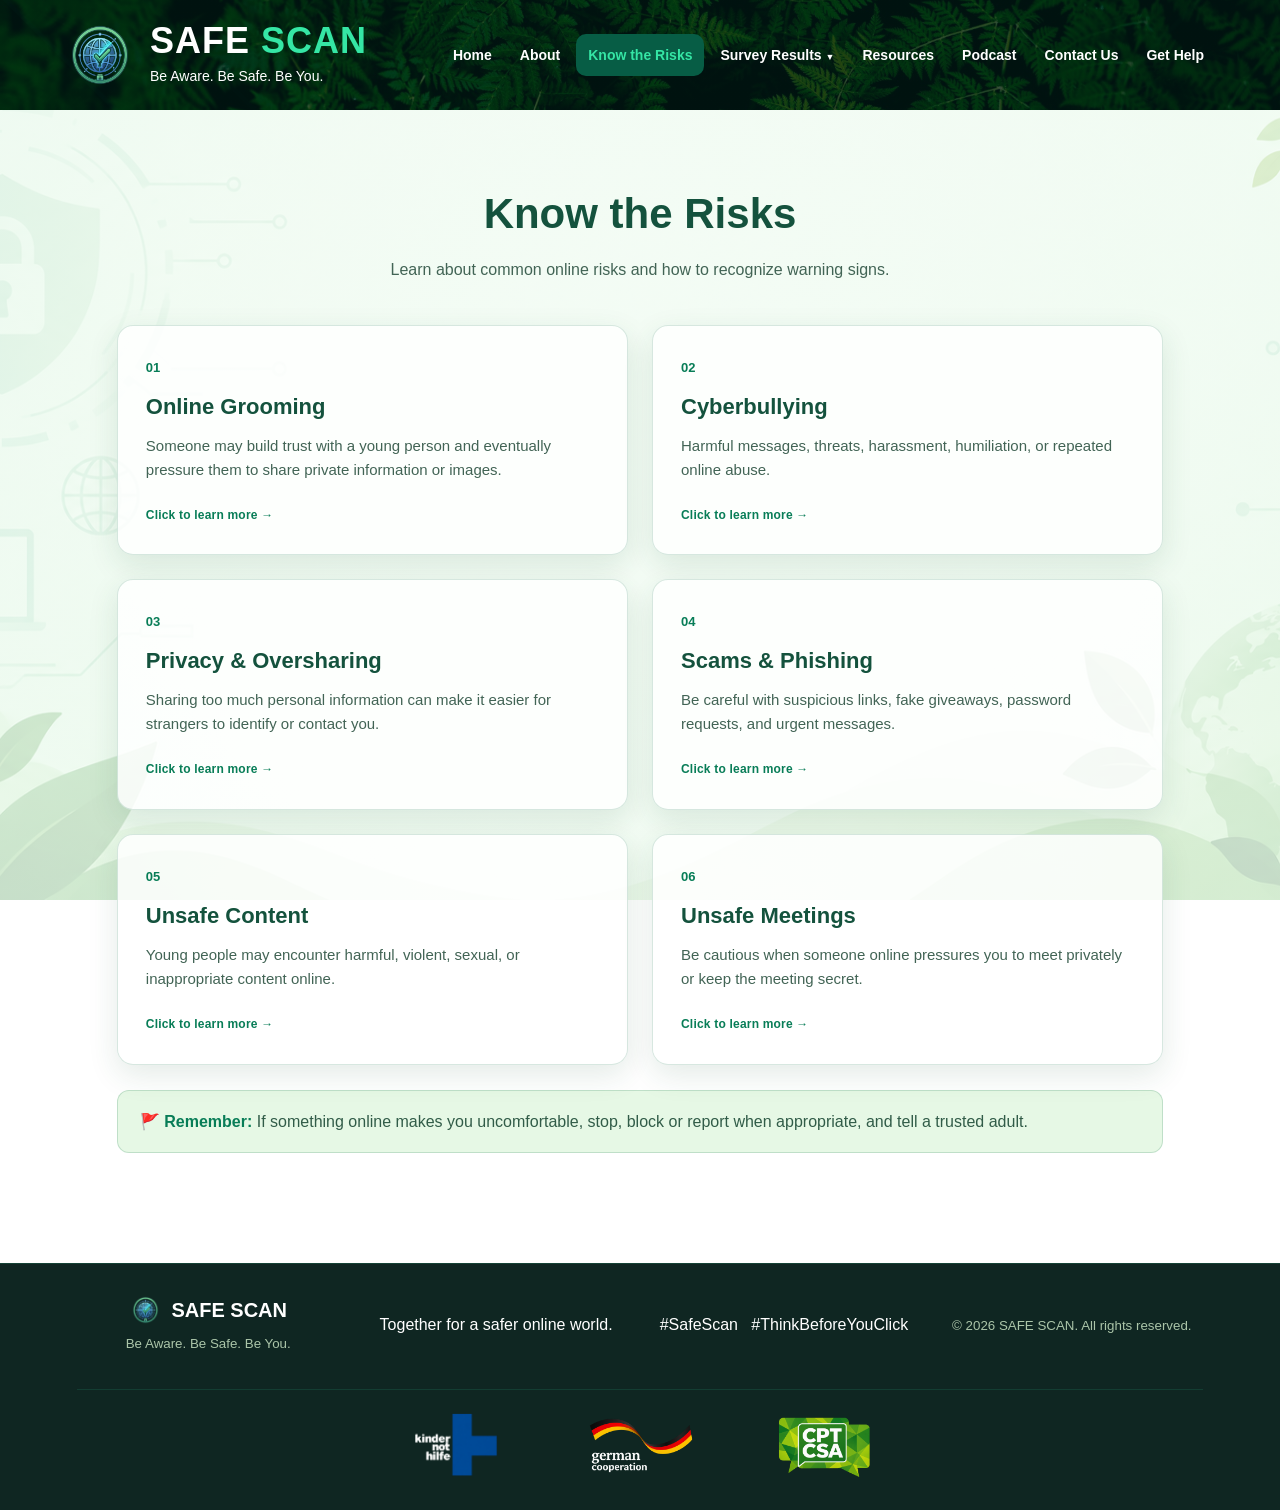
<file: risks.html>
<!DOCTYPE html>
<html lang="en">
<head>
    <meta charset="UTF-8">
    <meta name="viewport" content="width=device-width, initial-scale=1.0">
    <title>Know the Risks | SAFE SCAN</title>
    <link rel="stylesheet" href="css/style.css">
</head>
<body>
<header class="header">

    <a href="index.html" class="logo">

        <div class="logo-icon">
            <img src="Images/logo.png" alt="SAFE SCAN Logo">
        </div>

        <div class="logo-text">
            <h2>SAFE <span>SCAN</span></h2>
            <p>Be Aware. Be Safe. Be You.</p>
        </div>

    </a>

    <nav id="mainNav">
        <a href="index.html" class="nav-link">Home</a>
        <a href="about.html" class="nav-link">About</a>
        <a href="risks.html" class="nav-link active">Know the Risks</a>
        <div class="survey-dropdown">
            <button type="button" class="nav-link survey-dropdown-btn" id="surveyDropdownButton"
                    onclick="toggleSurveyDropdown(event)" aria-expanded="false" aria-controls="surveyDropdownMenu">
                Survey Results <span class="dropdown-arrow">▼</span>
            </button>
            <div class="survey-dropdown-menu" id="surveyDropdownMenu">
                <button type="button" onclick="showSurveySection('respondentProfile')"><span>Respondent Profile</span><b>›</b></button>
                <button type="button" onclick="showSurveySection('internetUse')"><span>Internet Use and Online Behavior</span><b>›</b></button>
                <button type="button" onclick="showSurveySection('awareness')"><span>Awareness Information Needs and Podcast Preferences</span><b>›</b></button>
                <button type="button" onclick="showSurveySection('helpSeeking')"><span>Help-Seeking and Reporting</span><b>›</b></button>
                <button type="button" onclick="showSurveySection('overallData')"><span>Overall Data Interpretation</span><b>›</b></button>
            </div>
        </div>
        <a href="resources.html" class="nav-link">Resources</a>
        <a href="podcast.html" class="nav-link">Podcast</a>
        <a href="contact.html" class="nav-link">Contact Us</a>
        <a href="help.html" class="nav-link">Get Help</a>
    </nav>

    <button class="menu-btn" type="button" onclick="toggleMenu()" aria-label="Open navigation menu" aria-controls="mainNav" aria-expanded="false">☰</button>

</header>
<main>
<section class="page" id="risks">

    <div class="page-title">

        <h2>Know the Risks</h2>

        <p>
            Learn about common online risks and how to recognize
            warning signs.
        </p>

    </div>


    <div class="risk-grid">


        <div class="card risk-card risk-card-clickable" role="button" tabindex="0"
             aria-haspopup="dialog" aria-controls="onlineGroomingModal"
             onclick="openRiskModal('onlineGroomingModal')"
             onkeydown="if(event.key === 'Enter' || event.key === ' '){event.preventDefault(); openRiskModal('onlineGroomingModal');}">

            <span>01</span>

            <h3>Online Grooming</h3>

            <p>
                Someone may build trust with a young person
                and eventually pressure them to share private
                information or images.
            </p>

            <small class="click-to-learn">Click to learn more →</small>

        </div>


        <div class="card risk-card risk-card-clickable" role="button" tabindex="0"
             aria-haspopup="dialog" aria-controls="cyberbullyingModal"
             onclick="openRiskModal('cyberbullyingModal')"
             onkeydown="if(event.key === 'Enter' || event.key === ' '){event.preventDefault(); openRiskModal('cyberbullyingModal');}">

            <span>02</span>

            <h3>Cyberbullying</h3>

            <p>
                Harmful messages, threats, harassment,
                humiliation, or repeated online abuse.
            </p>

            <small class="click-to-learn">Click to learn more →</small>

        </div>


        <div class="card risk-card risk-card-clickable" role="button" tabindex="0"
             aria-haspopup="dialog" aria-controls="privacyOversharingModal"
             onclick="openRiskModal('privacyOversharingModal')"
             onkeydown="if(event.key === 'Enter' || event.key === ' '){event.preventDefault(); openRiskModal('privacyOversharingModal');}">

            <span>03</span>

            <h3>Privacy & Oversharing</h3>

            <p>
                Sharing too much personal information can make
                it easier for strangers to identify or contact you.
            </p>

            <small class="click-to-learn">Click to learn more →</small>

        </div>


        <div class="card risk-card risk-card-clickable" role="button" tabindex="0"
             aria-haspopup="dialog" aria-controls="scamsPhishingModal"
             onclick="openRiskModal('scamsPhishingModal')"
             onkeydown="if(event.key === 'Enter' || event.key === ' '){event.preventDefault(); openRiskModal('scamsPhishingModal');}">

            <span>04</span>

            <h3>Scams & Phishing</h3>

            <p>
                Be careful with suspicious links, fake giveaways,
                password requests, and urgent messages.
            </p>

            <small class="click-to-learn">Click to learn more →</small>

        </div>


        <div class="card risk-card risk-card-clickable" role="button" tabindex="0"
             aria-haspopup="dialog" aria-controls="unsafeContentModal"
             onclick="openRiskModal('unsafeContentModal')"
             onkeydown="if(event.key === 'Enter' || event.key === ' '){event.preventDefault(); openRiskModal('unsafeContentModal');}">

            <span>05</span>

            <h3>Unsafe Content</h3>

            <p>
                Young people may encounter harmful, violent,
                sexual, or inappropriate content online.
            </p>

            <small class="click-to-learn">Click to learn more →</small>

        </div>


        <div class="card risk-card risk-card-clickable" role="button" tabindex="0"
             aria-haspopup="dialog" aria-controls="unsafeMeetingsModal"
             onclick="openRiskModal('unsafeMeetingsModal')"
             onkeydown="if(event.key === 'Enter' || event.key === ' '){event.preventDefault(); openRiskModal('unsafeMeetingsModal');}">

            <span>06</span>

            <h3>Unsafe Meetings</h3>

            <p>
                Be cautious when someone online pressures you
                to meet privately or keep the meeting secret.
            </p>

            <small class="click-to-learn">Click to learn more →</small>

        </div>

    </div>


    <div class="warning">

        🚩 <strong>Remember:</strong>

        If something online makes you uncomfortable,
        stop, block or report when appropriate,
        and tell a trusted adult.

    </div>


    <!-- Online Grooming information popup -->
    <div class="risk-modal" id="onlineGroomingModal" role="dialog" aria-modal="true"
         aria-labelledby="onlineGroomingTitle" aria-hidden="true">
        <div class="risk-modal-backdrop" onclick="closeRiskModal('onlineGroomingModal')"></div>
        <div class="risk-modal-dialog" role="document">
            <button class="risk-modal-close" type="button" aria-label="Close online grooming information"
                    onclick="closeRiskModal('onlineGroomingModal')">&times;</button>

            <div class="risk-modal-hero">
                <div>
                    <span class="risk-modal-label">RISK 01</span>
                    <h2 id="onlineGroomingTitle">Online Grooming</h2>
                    <p>Learn how grooming works, where it can happen, and what warning signs to watch for.</p>
                </div>
                <img src="Images/online-grooming.png" alt="Young person using a computer while a suspicious figure reaches toward the screen">
            </div>

            <div class="risk-modal-content">
                <section>
                    <h3>What is online grooming?</h3>
                    <p>Online grooming happens when someone deliberately builds a child or young person's trust online. They may use friendly messages, compliments, gifts, or pretend to share the same interests. After gaining trust, they can slowly push the person toward sharing private information, pictures, or doing things they are not comfortable with.</p>
                    <p>Groomers may also use <strong>blackmail</strong>. They can threaten to expose private conversations or images unless the victim follows their demands. Because online communication can be private and happen quickly, grooming and blackmail can become especially difficult to recognize.</p>
                </section>

                <section class="risk-modal-media-row">
                    <div>
                        <h3>Where can it happen?</h3>
                        <p>Grooming can happen on almost any platform that young people use, including social media, online games, chat rooms, live-streaming services, messaging apps, and video-chat tools. A person may also learn about a target by looking at public posts, profiles, photos, and other information shared online before starting a conversation.</p>
                    </div>
                    <img src="Images/online-grooming2.png" alt="Example of manipulative messages from a suspicious online contact">
                </section>

                <section>
                    <h3>How does it happen?</h3>
                    <p>A groomer may start with an ordinary conversation and gradually try to make the relationship feel private or special. They might pretend to be a young person, create more than one account, send random friend requests, or move the conversation from a public space into private messages. Over time, they may ask for photos, personal details, video calls, or secrecy.</p>
                    <p><strong>Remember:</strong> You do not need to panic or stop using the internet. The important thing is to know that risks can exist on any platform and to recognize when someone's behavior crosses a boundary.</p>
                </section>

                <div class="risk-modal-safety">
                    <strong>🚩 If something feels wrong:</strong> stop replying, do not send more information or images, block the account, report it to the platform, and tell a trusted adult or another person who can help. If someone is threatening or blackmailing you, save evidence and ask for help rather than handling it alone.
                </div>
            </div>
        </div>

        </div>
    </div>
    <!-- Privacy & Oversharing information popup -->
    <div class="risk-modal" id="privacyOversharingModal" role="dialog" aria-modal="true"
         aria-labelledby="privacyOversharingTitle" aria-hidden="true">
        <div class="risk-modal-backdrop" onclick="closeRiskModal('privacyOversharingModal')"></div>
        <div class="risk-modal-dialog" role="document">
            <button class="risk-modal-close" type="button" aria-label="Close privacy and oversharing information"
                    onclick="closeRiskModal('privacyOversharingModal')">&times;</button>

            <div class="risk-modal-hero privacy-oversharing-hero">
                <div>
                    <span class="risk-modal-label">RISK 03</span>
                    <h2 id="privacyOversharingTitle">Privacy & Oversharing</h2>
                    <p>Understand why protecting personal information matters and how to share safely online.</p>
                </div>
                <img src="Images/privacy-security.png" alt="Illustration of a person using a computer while protecting personal information online">
            </div>

            <div class="risk-modal-content">
                <section>
                    <h3>What are privacy and oversharing?</h3>
                    <p><strong>Privacy</strong> is the practice of protecting your personal information and controlling who can access or use it. Personal information can include your full name, home address, phone number, email address, passwords, school or workplace, photographs, location, financial information, and other details about your personal life. Protecting this information helps reduce the risk of identity theft, scams, hacking, harassment, and other online threats.</p>
                    <p><strong>Oversharing</strong> happens when you share more personal information online than is necessary or safe. This can happen through social media posts, comments, photos, videos, online profiles, or even private conversations. Information that may seem harmless, such as your birthday, daily routine, vacation plans, or current location, can sometimes be combined with other details and used by people with harmful intentions.</p>
                </section>

                <section class="risk-modal-media-row">
                    <div>
                        <h3>Think before you share</h3>
                        <p>It is important to <strong>think before you post, send, or share</strong>. Ask yourself whether the information is necessary to share, who can see it, and what could happen if it becomes public.</p>
                        <p>Avoid sharing passwords, financial information, exact addresses, private documents, or other sensitive information online.</p>
                    </div>
                    <img src="Images/privacy-protection.png" alt="Illustrations showing different ways to protect personal information and online accounts">
                </section>

                <section>
                    <h3>Remember</h3>
                    <p>Not everything needs to be shared. Even when your social media account is private, screenshots and forwarded messages can allow your information to reach a much wider audience. Being careful about what you share is an important part of staying safe and protecting yourself online.</p>
                </section>

                <div class="risk-modal-safety">
                    <strong>🔐 Think before you share.</strong> Protect your privacy. Share wisely. If you are unsure whether something is safe to post or send, ask a trusted adult or someone you trust before sharing it.
                </div>
            </div>
        </div>
    </div>

    <!-- Scams & Phishing information popup -->
    <div class="risk-modal" id="scamsPhishingModal" role="dialog" aria-modal="true"
         aria-labelledby="scamsPhishingTitle" aria-hidden="true">
        <div class="risk-modal-backdrop" onclick="closeRiskModal('scamsPhishingModal')"></div>
        <div class="risk-modal-dialog" role="document">
            <button class="risk-modal-close" type="button" aria-label="Close scams and phishing information"
                    onclick="closeRiskModal('scamsPhishingModal')">&times;</button>

            <div class="risk-modal-hero scams-phishing-hero">
                <div>
                    <span class="risk-modal-label">RISK 04</span>
                    <h2 id="scamsPhishingTitle">Scams & Phishing</h2>
                    <p>Learn how scams and phishing work, recognize common warning signs, and protect yourself from suspicious messages and links.</p>
                </div>
                <img src="Images/scams-phishing-main.png"
                     alt="Illustration showing common online scams, suspicious login attempts, and warning signs">
            </div>

            <div class="risk-modal-content">
                <section>
                    <h3>What are scams and phishing?</h3>
                    <p><strong>Scams and phishing</strong> are tricks used by criminals to deceive people into giving away money, personal information, passwords, account details, or access to their devices. They can happen through social media, emails, text messages, gaming platforms, websites, and messaging apps.</p>
                    <p><strong>Phishing</strong> is a type of scam where someone pretends to be a trusted person or organization, such as a bank, school, delivery company, social media platform, or government agency. They may send a message asking you to click a link, download something, or provide private information.</p>
                    <p>Scammers often try to make people feel <strong>worried, excited, curious, or rushed</strong> so they will act without checking if the message is real.</p>
                </section>

                <section class="risk-modal-media-row scams-phishing-media">
                    <div>
                        <h3>Common signs of scams and phishing</h3>
                        <ul>
                            <li><strong>Suspicious messages or links</strong> that ask you to log in, provide personal information, or click something urgently.</li>
                            <li><strong>Fake prizes, jobs, offers, or giveaways</strong> that ask for money or personal details before you can receive them.</li>
                            <li><strong>Someone pretending to be a trusted person or organization</strong> and asking for passwords, verification codes, money, or other private information.</li>
                            <li><strong>Strange websites, account names, email addresses, or messages</strong> with unusual spelling and grammar.</li>
                        </ul>
                    </div>
                    <img src="Images/scams-phishing-laptop.gif"
                         alt="Illustration of a suspicious person looking through a laptop screen">
                </section>

                <section class="risk-modal-media-row scams-phishing-media scams-phishing-media-reverse">
                    <div>
                        <h3>How can you protect yourself?</h3>
                        <ul>
                            <li><strong>Stop and check before clicking</strong> links, downloading files, or replying to unexpected messages.</li>
                            <li><strong>Never share your passwords or verification codes</strong>, even if someone claims to be from a trusted organization.</li>
                            <li><strong>Use official websites or apps</strong> to check whether a message or offer is genuine instead of using the link provided.</li>
                            <li><strong>Ask a trusted adult, teacher, parent, or another trusted person</strong> if you are unsure about something.</li>
                            <li><strong>Report and block suspicious accounts or messages</strong> and save evidence such as screenshots if you think you have been targeted.</li>
                        </ul>
                    </div>
                    <img src="Images/scams-phishing-email.png"
                         alt="Illustration of a person being targeted by a phishing email">
                </section>

                <section>
                    <h3>Remember</h3>
                    <p><strong>If a message makes you feel rushed, scared, or too excited, stop and think before you act.</strong> When something seems too good to be true or asks for private information, it is safer to check first.</p>
                </section>

                <div class="risk-modal-safety">
                    <strong>🚩 Stop, check, and think.</strong> Do not click suspicious links or share private information just because a message feels urgent. If you are unsure, ask a trusted person for help.
                </div>
            </div>
        </div>
    </div>

    <!-- Unsafe Content information popup -->
    <div class="risk-modal" id="unsafeContentModal" role="dialog" aria-modal="true"
         aria-labelledby="unsafeContentTitle" aria-hidden="true">
        <div class="risk-modal-backdrop" onclick="closeRiskModal('unsafeContentModal')"></div>
        <div class="risk-modal-dialog" role="document">
            <button class="risk-modal-close" type="button" aria-label="Close unsafe content information"
                    onclick="closeRiskModal('unsafeContentModal')">&times;</button>

            <div class="risk-modal-hero unsafe-content-hero">
                <div>
                    <span class="risk-modal-label">RISK 05</span>
                    <h2 id="unsafeContentTitle">Unsafe Content</h2>
                    <p>Learn how to recognize harmful or inappropriate content online and what to do when something makes you feel uncomfortable or unsafe.</p>
                </div>
                <img src="Images/unsafe-content-top.jpg"
                     alt="Illustration showing the dangers of harmful and unsafe social media content">
            </div>

            <div class="risk-modal-content">
                <section>
                    <h3>What is unsafe content?</h3>
                    <p><strong>Unsafe content</strong> is online material that can be harmful, disturbing, inappropriate, or dangerous, especially for children and young people. It can appear on social media, websites, video platforms, messaging apps, online games, or through links and messages shared by other people.</p>
                    <p>Unsafe content can include things that encourage harmful behavior, show violence, contain inappropriate sexual material, promote dangerous challenges, or spread hateful and harmful ideas. Sometimes, this content appears unexpectedly even when someone was not searching for it.</p>
                </section>

                <section>
                    <h3>What can unsafe content include?</h3>
                    <ul>
                        <li><strong>Violent or disturbing material</strong>, such as graphic images, videos, or content showing people being harmed.</li>
                        <li><strong>Sexual or inappropriate content</strong> that is not suitable for children and young people.</li>
                        <li><strong>Hateful or harmful content</strong> that encourages discrimination, bullying, harassment, or violence against others.</li>
                        <li><strong>Dangerous challenges or activities</strong> that encourage people to hurt themselves or others.</li>
                        <li><strong>False or misleading information</strong> that can cause fear, confusion, or encourage unsafe decisions.</li>
                    </ul>
                </section>

                <section class="risk-modal-media-row unsafe-content-media">
                    <div>
                        <h3>How can you stay safe?</h3>
                        <ul>
                            <li><strong>Do not interact with or share unsafe content</strong> if it makes you uncomfortable or seems harmful.</li>
                            <li><strong>Leave the page, video, chat, or game</strong> and use the platform's report and block features when appropriate.</li>
                            <li><strong>Use privacy and content controls</strong> to reduce the chance of seeing inappropriate material.</li>
                            <li><strong>Talk to a trusted adult</strong> if you see something disturbing, threatening, or difficult to understand.</li>
                        </ul>
                    </div>
                    <img src="Images/unsafe-content-student.png"
                         alt="Young person using a phone online">
                </section>

                <section>
                    <h3>Remember</h3>
                    <p><strong>You are not responsible for content that appears unexpectedly.</strong> If something online makes you feel uncomfortable, scared, confused, or unsafe, you can leave it, report it, and ask someone you trust for help.</p>
                </section>

                <div class="risk-modal-safety">
                    <strong>🚩 If something online feels unsafe:</strong> leave it, report it when appropriate, and tell a trusted adult or someone who can help. You do not have to handle disturbing or harmful content alone.
                </div>
            </div>
        </div>
    </div>

    <!-- Unsafe Meetings information popup -->
    <div class="risk-modal" id="unsafeMeetingsModal" role="dialog" aria-modal="true"
         aria-labelledby="unsafeMeetingsTitle" aria-hidden="true">
        <div class="risk-modal-backdrop" onclick="closeRiskModal('unsafeMeetingsModal')"></div>
        <div class="risk-modal-dialog" role="document">
            <button class="risk-modal-close" type="button" aria-label="Close unsafe meetings information"
                    onclick="closeRiskModal('unsafeMeetingsModal')">&times;</button>

            <div class="risk-modal-hero unsafe-meetings-hero">
                <div>
                    <span class="risk-modal-label">RISK 06</span>
                    <h2 id="unsafeMeetingsTitle">Unsafe Meetings</h2>
                    <p>Learn how to recognize risky online meeting situations and stay safe when someone you met online wants to meet in person.</p>
                </div>
                <img src="Images/unsafe-meetings-top.png"
                     alt="Illustration of people communicating online through social media and digital devices">
            </div>

            <div class="risk-modal-content">
                <section>
                    <h3>What are unsafe meetings?</h3>
                    <p><strong>Unsafe meetings</strong> happen when someone meets a person they first met online without taking proper safety precautions. People online may not always be who they claim to be, and someone can hide their real identity, age, or intentions.</p>
                    <p>Meeting an online contact in person can be risky, especially when the person pressures you to keep the meeting secret or asks you to meet somewhere private. Even if you have talked to someone for a long time, you may still not know who they really are.</p>
                </section>

                <section>
                    <h3>What are some warning signs?</h3>
                    <ul>
                        <li><strong>Someone you met online asks to meet privately</strong>, especially in an isolated place or without telling a trusted adult.</li>
                        <li><strong>They ask you to keep the meeting a secret</strong> from your parents, guardians, teachers, or friends.</li>
                        <li><strong>They pressure or threaten you</strong> when you say you do not want to meet.</li>
                        <li><strong>Their stories or identity seem inconsistent</strong>, such as changing their age, name, or personal details.</li>
                        <li><strong>They offer gifts, money, transportation, or other rewards</strong> to convince you to meet them.</li>
                    </ul>
                </section>

                <section>
                    <h3>How can you stay safe?</h3>
                    <ul>
                        <li><strong>Do not meet someone you only know online by yourself.</strong></li>
                        <li><strong>Tell a trusted adult</strong> before considering any meeting with an online contact.</li>
                        <li>If a meeting is necessary, <strong>choose a busy public place and have a trusted adult accompany you.</strong></li>
                        <li><strong>Never get into a stranger's vehicle or go somewhere private</strong> because they ask you to.</li>
                        <li>If you feel uncomfortable or pressured, <strong>leave and get help immediately.</strong></li>
                    </ul>
                </section>

                <section>
                    <h3>Remember</h3>
                    <p><strong>You never have to meet someone just because you have been talking to them online.</strong> If someone truly respects you, they will respect your boundaries and will not pressure you to meet secretly.</p>
                </section>

                <div class="risk-modal-safety">
                    <strong>🚩 If someone pressures you to meet:</strong> stop the conversation, tell a trusted adult, and do not go somewhere private or meet the person alone. Your safety comes first.
                </div>
            </div>
        </div>
    </div>

    <!-- Cyberbullying information popup -->
    <div class="risk-modal" id="cyberbullyingModal" role="dialog" aria-modal="true"
         aria-labelledby="cyberbullyingTitle" aria-hidden="true">
        <div class="risk-modal-backdrop" onclick="closeRiskModal('cyberbullyingModal')"></div>
        <div class="risk-modal-dialog" role="document">
            <button class="risk-modal-close" type="button" aria-label="Close cyberbullying information"
                    onclick="closeRiskModal('cyberbullyingModal')">&times;</button>

            <div class="risk-modal-hero">
                <div>
                    <span class="risk-modal-label">RISK 02</span>
                    <h2 id="cyberbullyingTitle">Cyberbullying</h2>
                    <p>Understand what cyberbullying looks like, where it happens, and how to respond safely.</p>
                </div>
                <img src="Images/cyberbullying.png"
                     alt="Illustration of people using technology to bully and target someone online">
            </div>

            <div class="risk-modal-content">
                <section>
                    <h3>What is cyberbullying?</h3>
                    <p>Cyberbullying is bullying that happens through digital technology. It can occur on social media, messaging apps, gaming platforms, websites, and mobile phones. The goal may be to frighten, embarrass, shame, anger, or isolate another person.</p>
                    <p>It can include spreading false stories or embarrassing photos and videos, sending cruel or threatening messages, or repeatedly targeting someone through online posts and chats.</p>
                </section>

                <section class="risk-modal-media-row">
                    <div>
                        <h3>What can it look like?</h3>
                        <p>Someone might pretend to be another person and use a fake account to send hurtful messages. They may also share private content without permission, encourage others to join in, or use sexual harassment and bullying through digital tools, including AI-generated content.</p>
                        <p>Cyberbullying can happen at the same time as bullying in person. Because online actions can leave a <strong>digital footprint</strong>, screenshots, messages, posts, and other records may provide important evidence of what happened.</p>
                    </div>
                    <img src="Images/cyberbullying2.png"
                         alt="Illustration of a person upset by angry and insulting messages on a device">
                </section>

                <section>
                    <h3>Where can it happen?</h3>
                    <p>Cyberbullying can happen almost anywhere people communicate or spend time online, including social media, group chats, direct messages, online games, livestreams, forums, and mobile devices. It can move quickly between different platforms, so saving evidence can be helpful.</p>
                </section>

                <div class="risk-modal-safety">
                    <strong>🚩 If you are being cyberbullied:</strong> do not respond with more abuse. Save screenshots or other evidence, block or mute the person when appropriate, report the account or content, and tell a trusted adult or someone who can support you. You do not have to deal with online bullying alone.
                </div>
            </div>
        </div>
    </div>

    </div>

</section>
</main>
<footer>

    <div>
        <div class="footer-brand">
            <img src="Images/logo.png" alt="SAFE SCAN Logo" class="footer-logo">
            <strong>SAFE SCAN</strong>
        </div>
        <small>Be Aware. Be Safe. Be You.</small>
    </div>

    <div>
        Together for a safer online world.
    </div>

    <div>
        #SafeScan &nbsp; #ThinkBeforeYouClick
    </div>

    <div class="copyright">
        <p><small>&copy; 2026 SAFE SCAN. All rights reserved.</small></p>
    </div>

    <div class="footer-partners" aria-label="SAFE SCAN partner logos">
        <img src="Images/partner-logo-1.png" alt="Partner organization logo">
        <img src="Images/partner-logo-2.png" alt="German Cooperation logo">
        <img src="Images/partner-logo-3.png" alt="CPT CSA logo">
    </div>

</footer>
<script src="js/script.js"></script>
</body>
</html>
</file>
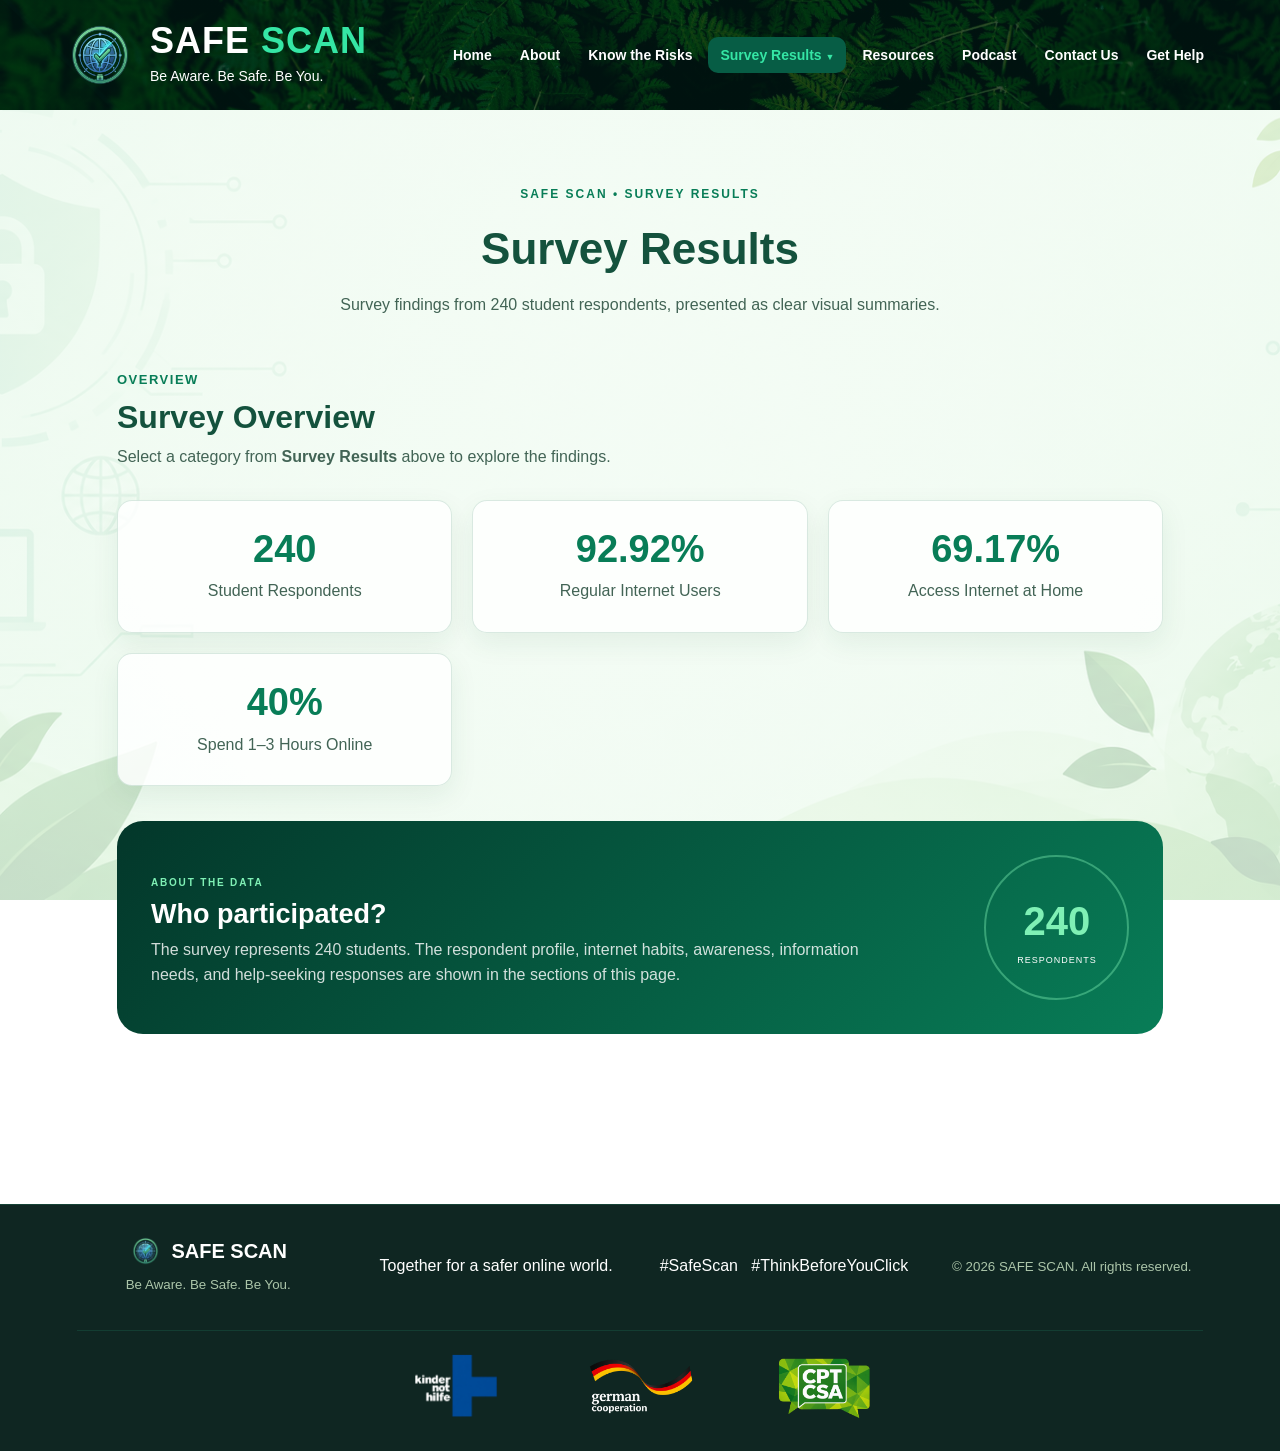
<file: survey.html>
<!DOCTYPE html>
<html lang="en">
<head>
<meta charset="UTF-8">
<meta name="viewport" content="width=device-width, initial-scale=1.0">
<title>Survey Results | SAFE SCAN</title>
<link rel="stylesheet" href="css/style.css">
</head>
<body>
<header class="header">
<a href="index.html" class="logo"><div class="logo-icon"><img src="Images/logo.png" alt="SAFE SCAN Logo"></div><div class="logo-text"><h2>SAFE <span>SCAN</span></h2><p>Be Aware. Be Safe. Be You.</p></div></a>
<nav id="mainNav">
        <a href="index.html" class="nav-link">Home</a>
        <a href="about.html" class="nav-link">About</a>
        <a href="risks.html" class="nav-link">Know the Risks</a>
        <div class="survey-dropdown">
            <button type="button" class="nav-link survey-dropdown-btn active" id="surveyDropdownButton"
                    onclick="toggleSurveyDropdown(event)" aria-expanded="false" aria-controls="surveyDropdownMenu">
                Survey Results <span class="dropdown-arrow">▼</span>
            </button>
            <div class="survey-dropdown-menu" id="surveyDropdownMenu">
                <button type="button" onclick="showSurveySection('respondentProfile')"><span>Respondent Profile</span><b>›</b></button>
                <button type="button" onclick="showSurveySection('internetUse')"><span>Internet Use and Online Behavior</span><b>›</b></button>
                <button type="button" onclick="showSurveySection('awareness')"><span>Awareness Information Needs and Podcast Preferences</span><b>›</b></button>
                <button type="button" onclick="showSurveySection('helpSeeking')"><span>Help-Seeking and Reporting</span><b>›</b></button>
                <button type="button" onclick="showSurveySection('overallData')"><span>Overall Data Interpretation</span><b>›</b></button>
            </div>
        </div>
        <a href="resources.html" class="nav-link">Resources</a>
        <a href="podcast.html" class="nav-link">Podcast</a>
        <a href="contact.html" class="nav-link">Contact Us</a>
        <a href="help.html" class="nav-link">Get Help</a>
    </nav>
<button class="menu-btn" type="button" onclick="toggleMenu()" aria-label="Open navigation menu" aria-controls="mainNav" aria-expanded="false">☰</button>
</header>
<main><section class="page survey-page" id="survey">
<div class="page-title"><span class="eyebrow">SAFE SCAN • SURVEY RESULTS</span><h1>Survey Results</h1><p>Survey findings from 240 student respondents, presented as clear visual summaries.</p></div>

<section class="survey-section default-survey-section" id="surveyOverview">
<div class="section-heading"><span>OVERVIEW</span><h2>Survey Overview</h2><p>Select a category from <strong>Survey Results</strong> above to explore the findings.</p></div>
<div class="statistics"><div class="stat"><strong>240</strong><span>Student Respondents</span></div><div class="stat"><strong>92.92%</strong><span>Regular Internet Users</span></div><div class="stat"><strong>69.17%</strong><span>Access Internet at Home</span></div><div class="stat"><strong>40%</strong><span>Spend 1–3 Hours Online</span></div></div>
<div class="overview-panel"><div><span>ABOUT THE DATA</span><h3>Who participated?</h3><p>The survey represents 240 students. The respondent profile, internet habits, awareness, information needs, and help-seeking responses are shown in the sections of this page.</p></div><div class="overview-orb"><b>240</b><small>RESPONDENTS</small></div></div>
</section>

<section class="survey-section" id="respondentProfile">
<div class="section-heading"><span>01</span><h2>Respondent Profile</h2><p>The following presents the age, gender, and grade-level distribution of the 240 student respondents.</p></div>
<div class="profile-intro"><strong>240</strong><div><span>STUDENT RESPONDENTS</span><h3>A profile of the participants</h3><p>The respondent group is largely made up of younger adolescents, with the largest age group at 14–16 years old.</p></div></div>
<div class="subheading"><span>AGE</span><h3>Age Distribution</h3></div>
<div class="age-grid">
<article class="age-card"><div class="shape-circle" style="--value:40%"><b>40%</b></div><span>AGE GROUP</span><h3>11–13</h3><strong>96 respondents</strong><i class="mini-track"><em style="width:40%"></em></i><p>Four out of ten respondents are aged 11–13.</p></article>
<article class="age-card featured"><em class="featured-label">LARGEST GROUP</em><div class="shape-circle" style="--value:47.5%"><b>47.50%</b></div><span>AGE GROUP</span><h3>14–16</h3><strong>114 respondents</strong><i class="mini-track"><em style="width:47.5%"></em></i><p>This is the largest age group, showing that almost half of the respondents are 14–16 years old.</p></article>
<article class="age-card"><div class="shape-circle" style="--value:12.5%"><b>12.50%</b></div><span>AGE GROUP</span><h3>17–19</h3><strong>30 respondents</strong><i class="mini-track"><em style="width:12.5%"></em></i><p>A smaller portion of the respondents are aged 17–19.</p></article>
<article class="age-card muted"><div class="shape-circle" style="--value:0%"><b>0%</b></div><span>AGE GROUP</span><h3>20–22</h3><strong>0 respondents</strong><i class="mini-track"><em style="width:0"></em></i><p>No respondents were recorded in the 20–22 age group.</p></article>
</div>
<div class="subheading"><span>GENDER</span><h3>Gender Distribution</h3></div>
<div class="gender-layout"><article class="gender-feature"><div class="gender-ring"><b>61.25%</b></div><span>MAJORITY</span><h3>Babaye</h3><strong>147 respondents</strong><p>Female respondents make up the majority of the participants.</p></article><div class="gender-list"><article><div class="bubble">36.67%</div><div><h3>Lalaki</h3><p>88 respondents</p><small>More than one-third of the respondents are male.</small></div></article><article><div class="bubble small">2.08%</div><div><h3>Non-binary</h3><p>5 respondents</p><small>A small number of respondents identified as non-binary.</small></div></article></div></div>
<div class="subheading"><span>GRADE LEVEL</span><h3>Grade-Level Distribution</h3></div>
<div class="grade-grid"><article class="grade-card"><span>GRADE 7</span><b>47</b><small>19.58%</small><i><em style="width:19.58%"></em></i><label>RESPONDENTS</label></article><article class="grade-card featured"><em>HIGHEST</em><span>GRADE 8</span><b>52</b><small>21.67%</small><i><em style="width:21.67%"></em></i><label>RESPONDENTS</label></article><article class="grade-card"><span>GRADE 9</span><b>48</b><small>20.00%</small><i><em style="width:20%"></em></i><label>RESPONDENTS</label></article><article class="grade-card"><span>GRADE 10</span><b>46</b><small>19.17%</small><i><em style="width:19.17%"></em></i><label>RESPONDENTS</label></article><article class="grade-card"><span>GRADE 11</span><b>27</b><small>11.25%</small><i><em style="width:11.25%"></em></i><label>RESPONDENTS</label></article><article class="grade-card"><em>SMALLEST</em><span>GRADE 12</span><b>20</b><small>8.33%</small><i><em style="width:8.33%"></em></i><label>RESPONDENTS</label></article></div>
<div class="interpretation-shape"><span>DATA INTERPRETATION</span><h3>A young adolescent-centered respondent group</h3><p>The respondents are largely young adolescents, with the largest age group being 14–16 years old. Female respondents form the majority, while most participants are concentrated in Grades 7–10. Therefore, the findings mainly reflect the experiences, internet behaviors, awareness, and protection needs of younger adolescents.</p></div>
</section>

<section class="survey-section internet-section" id="internetUse">
<div class="section-heading"><span>02</span><h2>Internet Use and Online Behavior</h2><p>The following presents how regularly respondents use the internet, where they access it, what they use it for, how much time they spend online, and which platforms they use.</p></div>

<div class="internet-hero">
  <div class="internet-hero-copy">
    <span>REGULAR INTERNET USE</span>
    <strong>92.92%</strong>
    <h3>Internet use is already part of everyday student life.</h3>
    <p>223 respondents regularly use the internet, while only 17 respondents reported that they do not regularly use it.</p>
  </div>
  <div class="internet-donut" aria-label="92.92 percent regularly use the internet"><b>92.92%</b><small>REGULAR USERS</small></div>
</div>

<div class="internet-duo">
  <article class="internet-stat-card positive"><span>YES</span><strong>223</strong><small>respondents</small><p>Almost all respondents regularly use the internet.</p><i><em style="width:92.92%"></em></i><b>92.92%</b></article>
  <article class="internet-stat-card muted"><span>NO</span><strong>17</strong><small>respondents</small><p>Only a small number do not regularly use the internet.</p><i><em style="width:7.08%"></em></i><b>7.08%</b></article>
</div>

<div class="internet-interpretation"><span>INTERPRETATION</span><p>With <strong>92.92%</strong> regularly using the internet, online safety education is highly relevant to this group.</p></div>

<div class="subheading"><span>07 • ACCESS</span><h3>Where Students Access the Internet</h3></div>
<div class="access-orbit">
  <div class="access-main"><strong>69.17%</strong><span>HOME</span><small>166 respondents</small></div>
  <div class="access-item access-school"><b>20.42%</b><span>School</span><small>49</small></div>
  <div class="access-item access-mobile"><b>16.67%</b><span>Mobile data</span><small>40</small></div>
  <div class="access-item access-wifi"><b>12.08%</b><span>Public Wi-Fi</span><small>29</small></div>
  <div class="access-item access-friend"><b>10.42%</b><span>Friend/relative's house</span><small>25</small></div>
  <div class="access-item access-other"><b>1.25%</b><span>Others</span><small>3</small></div>
</div>
<div class="access-note"><strong>Home is the main environment for internet access.</strong><span>Online safety discussions should not focus only on school settings; parents and guardians also have an important role in guiding children about safe internet use.</span></div>

<div class="subheading"><span>08 • PURPOSE</span><h3>Main Purpose of Internet Use</h3></div>
<div class="purpose-layout">
  <article class="purpose-feature"><span>TOP PURPOSE</span><strong>66.67%</strong><h3>Study / school activities</h3><small>160 respondents</small><p>The internet is primarily used for study and school activities.</p><i><em style="width:66.67%"></em></i></article>
  <div class="purpose-cards">
    <article><b>35.42%</b><h3>Chat / messaging</h3><small>85 respondents</small></article>
    <article><b>33.75%</b><h3>Social media</h3><small>81 respondents</small></article>
    <article><b>32.08%</b><h3>Videos / entertainment</h3><small>77 respondents</small></article>
    <article><b>27.08%</b><h3>Searching information</h3><small>65 respondents</small></article>
    <article><b>24.17%</b><h3>Online games</h3><small>58 respondents</small></article>
    <article><b>2.08%</b><h3>Others</h3><small>5 respondents</small></article>
  </div>
</div>
<div class="internet-interpretation light"><span>INTERPRETATION</span><p>The internet is primarily used for <strong>study and school activities</strong>, but social media, messaging, entertainment, games, and information searching are also significant activities. Students therefore encounter both educational opportunities and possible online risks in their everyday internet use.</p></div>

<div class="subheading"><span>09 • TIME ONLINE</span><h3>Hours Spent Online per Day</h3></div>
<div class="time-shapes">
  <article class="time-shape featured"><strong>40.00%</strong><b>1–3 hours</b><small>96 respondents</small></article>
  <article class="time-shape"><strong>31.67%</strong><b>4–6 hours</b><small>76 respondents</small></article>
  <article class="time-shape"><strong>14.17%</strong><b>Below 1 hour</b><small>34 respondents</small></article>
  <article class="time-shape"><strong>10.83%</strong><b>7–9 hours</b><small>26 respondents</small></article>
  <article class="time-shape"><strong>6.67%</strong><b>More than 9 hours</b><small>16 respondents</small></article>
</div>
<div class="time-callout"><strong>17.50%</strong><span>of respondents spend seven hours or more online each day.</span></div>
<div class="internet-interpretation light"><span>INTERPRETATION</span><p>The largest group, <strong>40.00%</strong>, spends 1–3 hours online each day. However, <strong>31.67%</strong> spend 4–6 hours, while <strong>17.50%</strong> spend seven hours or more. This indicates that a considerable number of students have extended exposure to online environments.</p></div>

<div class="subheading"><span>10 • PLATFORMS</span><h3>Online Platforms Used</h3></div>
<div class="platform-showcase">
  <article class="platform-feature"><span>MOST REPORTED</span><strong>55.42%</strong><h3>Facebook</h3><small>133 respondents</small><i><em style="width:55.42%"></em></i></article>
  <div class="platform-pills">
    <article><b>TikTok</b><strong>47.50%</strong><small>114 respondents</small><i><em style="width:47.5%"></em></i></article>
    <article><b>Messenger</b><strong>44.58%</strong><small>107 respondents</small><i><em style="width:44.58%"></em></i></article>
    <article><b>YouTube</b><strong>27.50%</strong><small>66 respondents</small><i><em style="width:27.5%"></em></i></article>
    <article><b>Instagram</b><strong>25.42%</strong><small>61 respondents</small><i><em style="width:25.42%"></em></i></article>
    <article><b>Online games</b><strong>17.92%</strong><small>43 respondents</small><i><em style="width:17.92%"></em></i></article>
    <article><b>Others</b><strong>6.67%</strong><small>16 respondents</small><i><em style="width:6.67%"></em></i></article>
  </div>
</div>
<div class="internet-interpretation"><span>INTERPRETATION</span><p><strong>Facebook (55.42%)</strong> is the most commonly reported platform, followed by TikTok and Messenger. This shows that students are actively using social networking and communication platforms where interaction with other people is possible. Therefore, lessons on privacy, online grooming, manipulation, cyberbullying, and safe communication are particularly relevant.</p></div>

<div class="internet-summary-shape"><span>DATA INTERPRETATION</span><h3>Students are highly connected to online spaces</h3><p>Internet use is a normal part of student life, with home as the main access environment and study as the most common purpose. At the same time, many respondents use social platforms, messaging, entertainment, games, and other online services. The amount of time spent online and the platforms used highlight the importance of practical online-safety guidance across both home and school settings.</p></div>
</section>

<section class="survey-section awareness-section" id="awareness">
<div class="section-heading"><span>03</span><h2>Awareness, Information Needs and Podcast Preferences</h2><p>The following presents what respondents know, where they receive information, what they want to learn, and how they prefer podcast topics to be discussed.</p></div>

<div class="awareness-hero">
  <div class="awareness-hero-copy">
    <span>AWARENESS SNAPSHOT</span>
    <h3>Awareness is present, but some students remain unsure.</h3>
    <p>More than half of respondents have heard of both OSAEC and CSAEM, while 26.25% remain unsure about each. Most respondents also know where to seek help.</p>
  </div>
  <div class="awareness-orbit">
    <div class="awareness-orbit-main"><b>76.67%</b><small>KNOW WHERE TO SEEK HELP</small></div>
    <span class="orbit-dot dot-one">59.58%</span>
    <span class="orbit-dot dot-two">57.08%</span>
  </div>
</div>

<div class="awareness-three">
  <article class="awareness-main-card">
    <span>15 • OSAEC</span><strong>59.58%</strong><h3>Have heard of OSAEC</h3><small>143 respondents</small>
    <i><em style="width:59.58%"></em></i>
    <div class="mini-break"><b>16.25%</b> No <b>26.25%</b> Not sure</div>
  </article>
  <article class="awareness-main-card">
    <span>16 • CSAEM</span><strong>57.08%</strong><h3>Have heard of CSAEM</h3><small>137 respondents</small>
    <i><em style="width:57.08%"></em></i>
    <div class="mini-break"><b>16.67%</b> No <b>26.25%</b> Not sure</div>
  </article>
  <article class="awareness-main-card featured-awareness">
    <span>17 • HELP-SEEKING</span><strong>76.67%</strong><h3>Know where to seek help</h3><small>184 respondents</small>
    <i><em style="width:76.67%"></em></i>
    <div class="mini-break"><b>11.67%</b> No <b>11.67%</b> Not sure</div>
  </article>
</div>

<div class="awareness-note"><span>INTERPRETATION</span><p>While awareness is present, the <strong>26.25% who remain unsure</strong> about OSAEC and CSAEM show a need for clear, basic, and consistent information. Although <strong>76.67%</strong> know where to seek help, almost one-fourth still do not know or are unsure.</p></div>

<div class="subheading"><span>18 • INFORMATION SOURCES</span><h3>Where Students Receive Information</h3></div>
<div class="source-constellation">
  <article class="source-feature"><div class="source-circle"><b>70.42%</b><small>169</small></div><span>STRONGEST SOURCE</span><h3>School / Teacher</h3><p>The school and teachers are the strongest reported source of information.</p></article>
  <div class="source-grid">
    <article><b>46.67%</b><h3>Parent / Guardian</h3><small>112 respondents</small><i><em style="width:46.67%"></em></i></article>
    <article><b>44.58%</b><h3>Child Protection Organization</h3><small>107 respondents</small><i><em style="width:44.58%"></em></i></article>
    <article><b>32.92%</b><h3>Government / Community Activities</h3><small>79 respondents</small><i><em style="width:32.92%"></em></i></article>
    <article><b>32.08%</b><h3>Social Media</h3><small>77 respondents</small><i><em style="width:32.08%"></em></i></article>
    <article><b>15.83%</b><h3>Friends / Peers</h3><small>38 respondents</small><i><em style="width:15.83%"></em></i></article>
    <article><b>13.33%</b><h3>Television / Radio</h3><small>32 respondents</small><i><em style="width:13.33%"></em></i></article>
    <article><b>2.92%</b><h3>Others</h3><small>7 respondents</small><i><em style="width:2.92%"></em></i></article>
    <article><b>0.83%</b><h3>No previous information</h3><small>2 respondents</small><i><em style="width:.83%"></em></i></article>
  </div>
</div>
<div class="awareness-note light"><span>INTERPRETATION</span><p><strong>School and teachers (70.42%)</strong> are the strongest source of information, followed by parents/guardians and child protection organizations. This highlights the role of schools while also supporting stronger family and community involvement.</p></div>

<div class="subheading"><span>19 • LEARNING NEEDS</span><h3>Topics Students Want to Learn</h3></div>
<div class="learning-shapes">
  <article class="learning-feature"><span>TOP LEARNING NEED</span><strong>43.33%</strong><h3>Avoiding online danger</h3><small>104 respondents</small><p>Students most frequently selected practical guidance for avoiding online danger.</p></article>
  <div class="learning-cloud">
    <article><b>32.08%</b><span>Helping a friend</span><small>77</small></article>
    <article><b>31.25%</b><span>OSAEC and CSAEM</span><small>75</small></article>
    <article><b>21.67%</b><span>Cyberbullying</span><small>52</small></article>
    <article><b>20.42%</b><span>Who to approach</span><small>49</small></article>
    <article><b>19.17%</b><span>Online grooming</span><small>46</small></article>
    <article><b>17.08%</b><span>Safer social media use</span><small>41</small></article>
    <article><b>15.83%</b><span>Online manipulation</span><small>38</small></article>
    <article><b>15.83%</b><span>How to report</span><small>38</small></article>
    <article><b>0.83%</b><span>Others</span><small>2</small></article>
  </div>
</div>
<div class="awareness-note"><span>INTERPRETATION</span><p>The strongest learning need is <strong>avoiding online danger (43.33%)</strong>, followed by helping a friend and OSAEC/CSAEM. The responses point toward practical information that students can apply to protect themselves and their peers.</p></div>

<div class="subheading"><span>20 • PODCAST PREFERENCES</span><h3>Preferred Podcast Information</h3></div>
<div class="podcast-preference-layout">
  <article class="podcast-feature"><span>MOST PREFERRED</span><strong>43.33%</strong><h3>Real situations / examples</h3><small>104 respondents</small><p>Students prefer content grounded in realistic and relatable situations.</p></article>
  <div class="podcast-preference-grid">
    <article><b>40.83%</b><h3>Online safety tips</h3><small>98 respondents</small></article>
    <article><b>35.42%</b><h3>OSAEC / CSAEM information</h3><small>85 respondents</small></article>
    <article><b>32.92%</b><h3>Warning signs</h3><small>79 respondents</small></article>
    <article><b>22.50%</b><h3>Reporting / help-seeking</h3><small>54 respondents</small></article>
    <article><b>22.08%</b><h3>Interviews</h3><small>53 respondents</small></article>
    <article><b>20.42%</b><h3>Helping a friend</h3><small>49 respondents</small></article>
    <article><b>4.58%</b><h3>Others</h3><small>11 respondents</small></article>
  </div>
</div>
<div class="awareness-note light"><span>INTERPRETATION</span><p>Students prefer <strong>real situations and examples (43.33%)</strong> and <strong>online safety tips (40.83%)</strong>, supporting a practical, relatable, youth-friendly podcast approach.</p></div>

<div class="subheading"><span>21 • DISCUSSION STYLE</span><h3>Preferred Way of Discussing Topics</h3></div>
<div class="discussion-wave">
  <article class="discussion-feature"><strong>41.25%</strong><span>99 respondents</span><h3>Simple / casual talk</h3><p>The most selected approach for discussing online safety topics.</p></article>
  <article><b>26.25%</b><h3>Storytelling / scenario</h3><small>63 respondents</small></article>
  <article><b>22.92%</b><h3>Youth + professional discussion</h3><small>55 respondents</small></article>
  <article><b>17.92%</b><h3>Interview</h3><small>43 respondents</small></article>
  <article><b>15.00%</b><h3>Q&amp;A</h3><small>36 respondents</small></article>
  <article><b>9.58%</b><h3>Combination</h3><small>23 respondents</small></article>
  <article class="discussion-zero"><b>0.00%</b><h3>Others</h3><small>0 respondents</small></article>
</div>
<div class="awareness-summary-shape"><span>DATA INTERPRETATION</span><h3>Practical, relatable, and easy-to-understand communication</h3><p>Awareness of OSAEC and CSAEM is present but not consistent among all respondents. Students most often want practical guidance on avoiding online danger and prefer podcast information based on real situations, examples, and safety tips. Simple or casual discussion is the most selected style, suggesting that the proposed content should remain conversational, relatable, and easy to understand.</p></div>
</section>
<section class="survey-section help-section" id="helpSeeking">
<div class="section-heading"><span>04</span><h2>Help-Seeking and Reporting</h2><p>The following presents how students would respond to online abuse, whom they would approach, what encourages disclosure, and the barriers that may affect reporting.</p></div>

<div class="help-action-hero">
  <div class="help-action-copy"><span>48 • FIRST ACTION</span><h3>Seeking help is identified as the main response</h3><p>The uploaded data contains four visible entries of <strong>60, 60, 60, and 30</strong>, totaling <strong>210 responses or 87.50%</strong>. Because the source entries appear incomplete or misaligned, the remaining responses should be verified against the original encoded questionnaire.</p></div>
  <div class="action-cluster">
    <div><b>60</b><small>response</small></div><div><b>60</b><small>response</small></div><div><b>60</b><small>response</small></div><div><b>30</b><small>response</small></div>
  </div>
</div>
<div class="help-note"><span>INTERPRETATION</span><p>The visible result indicates a strong tendency to identify seeking help from a trusted adult or child protection service as an appropriate first action.</p></div>

<div class="subheading"><span>49 • PERSON TO APPROACH</span><h3>Who Students Would Approach</h3></div>
<div class="approach-layout">
  <div class="approach-feature"><span>MOST SELECTED</span><strong>42.50%</strong><h3>Teacher</h3><small>102 respondents</small><div class="help-progress"><em style="width:42.5%"></em></div><p>Teachers are the most frequently identified person to approach.</p></div>
  <div class="approach-cloud">
    <article><b>28.33%</b><h4>Parent / Guardian</h4><small>68</small></article><article><b>28.33%</b><h4>Sibling</h4><small>68</small></article><article><b>25.83%</b><h4>Police / Child Protection Unit</h4><small>62</small></article><article><b>20.42%</b><h4>Classmates</h4><small>49</small></article><article><b>20.00%</b><h4>Lola / Lolo</h4><small>48</small></article><article><b>20.00%</b><h4>Trusted Relative</h4><small>48</small></article><article><b>19.17%</b><h4>Barangay Officials</h4><small>46</small></article><article><b>19.17%</b><h4>Trusted Friend / Peer</h4><small>46</small></article><article><b>14.17%</b><h4>Social Worker / Child Protection Worker</h4><small>34</small></article><article><b>13.33%</b><h4>Iyaan</h4><small>32</small></article><article><b>11.67%</b><h4>Ig-agaw</h4><small>28</small></article><article><b>7.50%</b><h4>School Guidance Counselor</h4><small>18</small></article><article><b>4.17%</b><h4>Others</h4><small>10</small></article><article><b>2.50%</b><h4>Pari</h4><small>6</small></article>
  </div>
</div>
<div class="help-note"><span>INTERPRETATION</span><p><strong>Teachers (42.50%)</strong> are the most frequently identified person to approach, followed by parents/guardians and siblings. This highlights the role of teachers and schools as accessible support systems.</p></div>

<div class="subheading"><span>50 • WHY APPROACH THEM</span><h3>Reasons for Seeking Help</h3></div>
<div class="reason-shapes">
  <article class="reason-feature"><span>TOP REASON</span><strong>44.58%</strong><h3>They can provide help</h3><small>107 respondents</small><p>Students value actual support when deciding whether to disclose a concern.</p></article>
  <article><b>41.67%</b><h4>I trust them</h4><small>100 respondents</small></article><article><b>17.92%</b><h4>They won't judge me</h4><small>43 respondents</small></article><article><b>12.08%</b><h4>They will listen</h4><small>29 respondents</small></article><article><b>7.08%</b><h4>They are near / accessible</h4><small>17 respondents</small></article><article><b>1.67%</b><h4>Others</h4><small>4 respondents</small></article>
</div>
<div class="help-note"><span>INTERPRETATION</span><p>The strongest reasons are that the person <strong>can provide help (44.58%)</strong> and is trusted <strong>(41.67%)</strong>, showing the importance of both trust and actual support.</p></div>

<div class="subheading"><span>51 • DISCLOSURE BARRIERS</span><h3>Why a Learner May Not Disclose Abuse</h3></div>
<div class="disclosure-layout">
  <div class="disclosure-feature"><span>LEADING BARRIER</span><strong>57.92%</strong><h3>Shame / fear of others' reaction</h3><small>139 respondents</small><div class="help-progress"><em style="width:57.92%"></em></div></div>
  <div class="disclosure-grid"><article><b>34.58%</b><h4>Afraid they won't be believed</h4><small>83</small><i><em style="width:34.58%"></em></i></article><article class="source-caveat-card"><b>24.58%*</b><h4>Afraid of being scolded / punished</h4><small>59*</small><i><em style="width:24.58%"></em></i></article><article><b>22.50%</b><h4>Afraid of the abuser</h4><small>54</small><i><em style="width:22.5%"></em></i></article><article><b>22.50%</b><h4>Doesn't know whom to approach</h4><small>54</small><i><em style="width:22.5%"></em></i></article><article><b>12.08%</b><h4>Wants to keep it secret</h4><small>29</small><i><em style="width:12.08%"></em></i></article><article><b>9.17%</b><h4>Abuser is known / close to them</h4><small>22</small><i><em style="width:9.17%"></em></i></article><article><b>12.08%</b><h4>Others</h4><small>29</small><i><em style="width:12.08%"></em></i></article></div>
</div>
<div class="help-note"><span>INTERPRETATION</span><p>The most significant reported reason is <strong>shame or fear of others' reactions (57.92%)</strong>, followed by fear that they will not be believed (34.58%). A safe and supportive reporting environment is therefore important.</p></div>
<div class="source-warning">* The source has a missing value in the scolded/punished row, so this figure is based only on the frequency visible in the uploaded data.</div>

<div class="subheading"><span>52 • COMFORT TO SEEK HELP</span><h3>What Can Make a Child Comfortable to Seek Help</h3></div>
<div class="comfort-shapes">
  <article class="comfort-feature"><span>STRONGEST FACTOR</span><strong>46.25%</strong><h3>Clear information on where to seek help</h3><small>111 respondents</small><p>Students need simple and accessible information about referral pathways, reporting channels, and available services.</p></article>
  <article><b>22.92%</b><h4>Trusted adult listens and believes them</h4><small>55 respondents</small></article><article><b>8.33%</b><h4>Assurance of protection</h4><small>20 respondents</small></article><article><b>7.50%</b><h4>All of the above</h4><small>18 respondents</small></article><article><b>4.17%</b><h4>Not being blamed</h4><small>10 respondents</small></article>
</div>

<div class="subheading"><span>53 • REPORTING BARRIERS</span><h3>Barriers to Reporting</h3></div>
<div class="reporting-ring-grid">
  <article class="reporting-major"><div class="report-ring" style="--value:47.5%"><b>47.50%</b></div><h4>Fear</h4><small>114 respondents</small></article>
  <article><b>30.42%</b><h4>Perpetrator is known to them</h4><small>73 respondents</small><div class="help-progress"><em style="width:30.42%"></em></div></article>
  <article><b>29.17%</b><h4>Shame</h4><small>70 respondents</small><div class="help-progress"><em style="width:29.17%"></em></div></article>
  <article><b>22.50%</b><h4>Doesn't trust the person / service</h4><small>54 respondents</small><div class="help-progress"><em style="width:22.5%"></em></div></article>
  <article><b>20.00%</b><h4>Afraid others will know</h4><small>48 respondents</small><div class="help-progress"><em style="width:20%"></em></div></article>
  <article><b>14.17%</b><h4>Doesn't know where to report</h4><small>34 respondents</small><div class="help-progress"><em style="width:14.17%"></em></div></article>
  <article><b>11.67%</b><h4>Others</h4><small>28 respondents</small><div class="help-progress"><em style="width:11.67%"></em></div></article>
</div>
<div class="help-note"><span>INTERPRETATION</span><p><strong>Fear (47.50%)</strong> is the largest reported barrier, followed by the perpetrator being known to the child (30.42%) and shame (29.17%).</p></div>

<div class="subheading"><span>54 • APPROPRIATE PERSON / RESOURCE</span><h3>Where Students Identify Appropriate Support</h3></div>
<div class="resource-constellation">
  <div class="resource-main"><span>CLEARLY RECORDED RESPONSE</span><strong>91.67%</strong><h3>Trusted adult / School Guidance Counselor</h3><small>220 respondents</small><p>The clearly recorded response shows a very strong preference for a trusted adult or school guidance counselor.</p></div>
  <div class="resource-orbit"><article><b>20*</b><span>8.33%*</span><small>Unknown online user</small></article><article><b>33*</b><span>13.75%*</span><small>Random social media follower</small></article><article><b>27*</b><span>11.25%*</span><small>Online stranger</small></article></div>
</div>
<div class="source-warning">* The source appears to contain misaligned or incomplete entries for this question. These responses should be verified against the original dataset before final reporting.</div>

<div class="subheading"><span>55 • REFERRAL PATHWAY</span><h3>Purpose of Referral</h3></div>
<div class="referral-shape"><div class="referral-number">87.08%</div><div><span>209 respondents</span><h3>Connect person to appropriate service / support</h3><p>The data indicates that students understand referral as a way to connect a person to the appropriate service or support.</p></div></div>
<div class="source-warning">* The remaining 12.92% represents other responses based on the visible entries in the source.</div>

<div class="help-final"><span>DATA INTERPRETATION</span><h3>Trust, protection, and clear reporting information matter</h3><p>Most students identify a trusted adult or school-based support person as an appropriate resource. Teachers are the most frequently identified person to approach, while trust and the expectation of receiving actual help are the strongest reasons for seeking support. Fear, shame, and concern about others' reactions remain major barriers. Clear information about where to seek help is the strongest recorded comfort factor.</p></div>
</section>

<section class="survey-section overall-section" id="overallData">
<div class="section-heading"><span>05</span><h2>Overall Data Interpretation</h2><p>A visual synthesis of the major findings from the 240 student respondents.</p></div>
<div class="overall-hero"><div><span>THE BIG PICTURE</span><h3>From everyday internet use to practical online protection</h3><p>The findings show that online activity is already deeply integrated into students' everyday lives. The data also points to a need to connect awareness with practical knowledge, trusted support, and clear reporting pathways.</p></div><div class="overall-hero-number"><strong>240</strong><small>STUDENT<br>RESPONDENTS</small></div></div>
<div class="overall-pillars">
  <article><span>01</span><strong>92.92%</strong><h3>Regular internet use</h3><p>Internet use is already a normal part of daily life for almost all respondents.</p></article>
  <article><span>02</span><strong>69.17%</strong><h3>Home access</h3><p>Home is the most common place where respondents access the internet.</p></article>
  <article><span>03</span><strong>66.67%</strong><h3>Study purpose</h3><p>Study and school activities are the most commonly reported purpose.</p></article>
  <article><span>04</span><strong>59.58%</strong><h3>OSAEC awareness</h3><p>Most have heard of OSAEC, while 26.25% remain unsure.</p></article>
  <article><span>05</span><strong>57.08%</strong><h3>CSAEM awareness</h3><p>Most have heard of CSAEM, while 26.25% remain unsure.</p></article>
  <article><span>06</span><strong>47.50%</strong><h3>Fear as a barrier</h3><p>Fear is the largest reported barrier to reporting.</p></article>
  <article><span>07</span><strong>46.25%</strong><h3>Clear help information</h3><p>Clear information on where to seek help is the strongest comfort factor.</p></article>
  <article><span>08</span><strong>43.33%</strong><h3>Real situations / examples</h3><p>Real situations and examples are the most preferred podcast information.</p></article>
</div>
<div class="overall-story">
  <div class="story-marker"><span>01</span><b>EVERYDAY DIGITAL LIFE</b></div><div><h3>Internet use is deeply integrated into students' lives.</h3><p>With <strong>92.92%</strong> regularly using the internet and <strong>69.17%</strong> accessing it at home, online safety cannot be treated as a school-only issue. Study and school activities are the most common purpose at <strong>66.67%</strong>, while social media, messaging, entertainment, games, and information searching also form part of students' online experiences.</p></div>
</div>
<div class="overall-story">
  <div class="story-marker"><span>02</span><b>AWARENESS GAP</b></div><div><h3>Knowing the terms does not always mean full understanding.</h3><p>Although <strong>59.58%</strong> have heard of OSAEC and <strong>57.08%</strong> have heard of CSAEM, <strong>26.25%</strong> remain unsure about each concept. This indicates a need for clear, age-appropriate explanations that connect terminology with recognizable online situations.</p></div>
</div>
<div class="overall-story">
  <div class="story-marker"><span>03</span><b>HELP-SEEKING</b></div><div><h3>Students value trusted people and clear pathways.</h3><p>Most respondents know where to seek help, but fear, shame, and concern about reactions remain important barriers. Students also report greater comfort when they have clear information about where to go and when they expect the person they approach to listen, believe them, and provide actual help.</p></div>
</div>
<div class="overall-story">
  <div class="story-marker"><span>04</span><b>PODCAST DIRECTION</b></div><div><h3>Practical, relatable, and youth-friendly communication.</h3><p>Students most often prefer <strong>real situations/examples (43.33%)</strong> and <strong>online safety tips (40.83%)</strong>. Simple/casual discussion is the most selected discussion style at <strong>41.25%</strong>. These findings point toward content built around realistic scenarios, youth-friendly language, practical safety tips, and clear reporting or referral information.</p></div>
</div>
<div class="overall-conclusion"><span>OVERALL INTERPRETATION</span><h3>Move from awareness to practical action.</h3><p>The combined findings support a youth-centered online safety and child protection approach that focuses not only on knowing what OSAEC and CSAEM are, but also on recognizing danger, protecting oneself, knowing who to approach, understanding how to report, and knowing how to support a friend.</p><div class="conclusion-shapes"><i>RECOGNIZE</i><i>PROTECT</i><i>REPORT</i><i>SUPPORT</i></div></div>
</section>
</section></main>
<footer>

    <div>
        <div class="footer-brand">
            <img src="Images/logo.png" alt="SAFE SCAN Logo" class="footer-logo">
            <strong>SAFE SCAN</strong>
        </div>
        <small>Be Aware. Be Safe. Be You.</small>
    </div>

    <div>
        Together for a safer online world.
    </div>

    <div>
        #SafeScan &nbsp; #ThinkBeforeYouClick
    </div>

    <div class="copyright">
        <p><small>&copy; 2026 SAFE SCAN. All rights reserved.</small></p>
    </div>

    <div class="footer-partners" aria-label="SAFE SCAN partner logos">
        <img src="Images/partner-logo-1.png" alt="Partner organization logo">
        <img src="Images/partner-logo-2.png" alt="German Cooperation logo">
        <img src="Images/partner-logo-3.png" alt="CPT CSA logo">
    </div>

</footer>
<script src="js/script.js"></script>
</body></html>
</file>
<file: css/style.css>
/* =========================================================
   SAFE SCAN WEBSITE - COMPLETE CSS WITH SLOW FADE TRANSITIONS
   ========================================================= */

* {
    margin: 0;
    padding: 0;
    box-sizing: border-box;
}

html {
    scroll-behavior: smooth;
}

html,
body {
    width: 100%;
    min-height: 100%;
    overflow-x: hidden;
}

body {
    font-family: Arial, Helvetica, sans-serif;
    color: #17382d;
    min-height: 100vh;
    line-height: 1.6;
    background:
        linear-gradient(
            rgba(242, 252, 244, 0.78),
            rgba(242, 252, 244, 0.78)
        ),
        url("../Images/Leafylighttech.png");
    background-size: cover;
    background-position: center;
    background-attachment: fixed;
    background-repeat: no-repeat;
    margin: 0;
    padding: 0;
}

body:has(.hero) {
    color: #ffffff;
    background:
        radial-gradient(
            circle at 15% 20%,
            rgba(53, 230, 165, 0.08),
            transparent 25%
        ),
        radial-gradient(
            circle at 85% 80%,
            rgba(117, 214, 111, 0.06),
            transparent 28%
        ),
        linear-gradient(
            135deg,
            #021c17,
            #042a22 48%,
            #011611
        );
}

/* =========================================================
   MAIN CONTENT FADE IN / FADE OUT TRANSITIONS
   ========================================================= */

main {
    width: 100%;
    margin: 0;
    padding: 0;
    opacity: 1;
    /* Smooth 0.8s transition for fade-out */
    transition: opacity 0.8s ease-in-out;
    /* Smooth 0.8s keyframe animation for entrance fade-in */
    animation: fadeInContent 0.8s ease-in-out forwards;
}

/* Triggered on page exit */
main.fade-out {
    opacity: 0;
}

@keyframes fadeInContent {
    from {
        opacity: 0;
    }
    to {
        opacity: 1;
    }
}

/* =========================================================
   HEADER / NAVIGATION (EXCLUDED FROM FADE TRANSITION)
   ========================================================= */

.header {
    width: 100%;
    height: 110px;
    min-height: 110px;
    padding: 8px 5%;
    display: flex;
    align-items: center;
    justify-content: space-between;
    gap: 22px;
    position: sticky;
    top: 0;
    z-index: 1000;
    color: #ffffff;
    background:
        linear-gradient(
            rgba(0, 25, 21, 0.72),
            rgba(0, 25, 21, 0.72)
        ),
        url("../Images/fern-background.png");
    background-size: cover;
    background-position: center;
    background-repeat: no-repeat;
    border: none;
    outline: none;
    box-shadow: none;
    margin: 0;
    overflow: visible;
}

.header::before {
    content: "";
    position: absolute;
    inset: 0;
    pointer-events: none;
    opacity: 0.15;
    background:
        linear-gradient(
            45deg,
            transparent 0 8%,
            rgba(53, 230, 165, 0.10) 8.2% 8.5%,
            transparent 8.7% 18%,
            rgba(53, 230, 165, 0.06) 18.2% 18.5%,
            transparent 18.7%
        ),
        linear-gradient(
            135deg,
            transparent 0 86%,
            rgba(53, 230, 165, 0.08) 86.2% 86.5%,
            transparent 86.7%
        );
    z-index: 0;
}

.header::after {
    content: none;
}

/* =========================================================
   LOGO
   ========================================================= */

.logo {
    display: flex;
    align-items: center;
    gap: 14px;
    height: 100%;
    min-width: 300px;
    text-decoration: none;
    color: #ffffff;
    flex-shrink: 0;
    position: relative;
    z-index: 2;
}

.logo-icon {
    width: 72px;
    height: 72px;
    flex: 0 0 72px;
    display: flex;
    align-items: center;
    justify-content: center;
    overflow: hidden;
    background: transparent;
    border: none;
    box-shadow: none;
}

.logo-icon img {
    width: 72px;
    height: 72px;
    object-fit: contain;
    display: block;
}

.logo-text {
    display: flex;
    flex-direction: column;
    justify-content: center;
}

.logo-text h2 {
    font-size: 36px;
    font-weight: 800;
    letter-spacing: 1px;
    line-height: 1;
    white-space: nowrap;
}

.logo-text h2 span {
    color: #35e6a5;
}

.logo-text p {
    font-size: 14px;
    margin-top: 6px;
    color: #ffffff;
    white-space: nowrap;
}

/* =========================================================
   NAVIGATION
   ========================================================= */

nav {
    display: flex;
    align-items: center;
    justify-content: flex-end;
    gap: 4px;
    flex: 1;
    position: relative;
    z-index: 2;
}

.nav-link {
    color: #ffffff;
    text-decoration: none;
    padding: 10px 12px;
    font-size: 14px;
    font-weight: 700;
    border-radius: 10px;
    white-space: nowrap;
    transition:
        color 0.25s ease,
        background 0.25s ease,
        transform 0.25s ease;
}

.nav-link:hover {
    color: #35e6a5;
    background: rgba(53, 230, 165, 0.10);
    transform: translateY(-1px);
}

.nav-link.active {
    color: #35e6a5;
    background: #075d45;
    box-shadow: none;
}

.menu-btn {
    display: none;
    border: 0;
    background: transparent;
    color: #ffffff;
    font-size: 30px;
    cursor: pointer;
    position: relative;
    z-index: 3;
}

/* =========================================================
   HOME HERO
   ========================================================= */

.hero {
    min-height: 650px;
    width: 100%;
    display: flex;
    align-items: center;
    padding: 70px 7%;
    position: relative;
    overflow: hidden;
    margin: 0;
    border: none;
    outline: none;
    background:
        linear-gradient(
            90deg,
            rgba(0, 25, 21, 0.93),
            rgba(0, 30, 24, 0.72),
            rgba(0, 25, 21, 0.35)
        ),
        url("../Images/Newbg.png");
    background-size: cover;
    background-position: center;
    background-repeat: no-repeat;
}

.header + .hero {
    margin-top: 0;
    border-top: none;
    outline: none;
}

.hero-content {
    width: 55%;
    max-width: 700px;
    position: relative;
    z-index: 2;
}

.small-title {
    color: #7ff0b5;
    font-size: 13px;
    font-weight: 700;
    letter-spacing: 0.7px;
    margin-bottom: 12px;
}

.hero h1 {
    color: #ffffff;
    font-size: 58px;
    line-height: 1.02;
    margin: 10px 0 20px;
    font-weight: 800;
    text-shadow: 0 2px 8px rgba(0, 0, 0, 0.30);
}

.hero-content > p:not(.small-title) {
    max-width: 620px;
    font-size: 18px;
    color: #ffffff;
    text-shadow: 0 1px 5px rgba(0, 0, 0, 0.25);
}

.hero-buttons {
    display: flex;
    gap: 12px;
    margin-top: 25px;
    flex-wrap: wrap;
}

/* =========================================================
   BUTTONS
   ========================================================= */

.btn {
    display: inline-block;
    padding: 13px 20px;
    border-radius: 30px;
    font-weight: 700;
    font-size: 14px;
    text-decoration: none;
    border: none;
    cursor: pointer;
    transition:
        background 0.25s ease,
        transform 0.25s ease,
        box-shadow 0.25s ease;
}

.primary {
    background: #087d57;
    color: #ffffff;
    box-shadow: 0 4px 12px rgba(0, 0, 0, 0.18);
}

.primary:hover {
    background: #056446;
    transform: translateY(-2px);
}

.secondary {
    background: rgba(255, 255, 255, 0.94);
    color: #07583f;
    border: 2px solid #087d57;
}

.secondary:hover {
    background: #ffffff;
    transform: translateY(-2px);
}

/* =========================================================
   HERO DEVICES
   ========================================================= */

.hero-image {
    position: absolute;
    right: 5%;
    bottom: 0;
    width: 40%;
    max-width: 500px;
    height: 430px;
    z-index: 1;
}

.laptop {
    position: absolute;
    width: 370px;
    height: 235px;
    right: 40px;
    top: 75px;
    border-radius: 12px;
    background:
        linear-gradient(
            145deg,
            #163d37,
            #061b18
        );
    border: 3px solid rgba(117, 214, 111, 0.35);
    box-shadow: 0 20px 45px rgba(0, 0, 0, 0.45);
    transform: perspective(800px) rotateY(-8deg);
}

.screen {
    position: absolute;
    inset: 12px;
    border-radius: 7px;
    display: flex;
    align-items: center;
    justify-content: center;
    border: 1px solid rgba(53, 230, 165, 0.25);
    background-image:
        url("../Images/logo.png"),
        radial-gradient(
            circle at center,
            rgba(53, 230, 165, 0.20),
            rgba(0, 20, 18, 0.95)
        );
    background-repeat: no-repeat;
    background-position: center;
    background-size: 150px, cover;
    font-size: 0;
}

.screen .device-logo {
    width: 150px;
    height: 150px;
    object-fit: contain;
    display: block;
}

.laptop::after {
    content: "";
    position: absolute;
    width: 430px;
    height: 15px;
    left: -32px;
    bottom: -18px;
    border-radius: 0 0 15px 15px;
    background:
        linear-gradient(
            90deg,
            #0c2521,
            #24534a,
            #0c2521
        );
}

.phone {
    position: absolute;
    width: 125px;
    height: 245px;
    right: -5px;
    bottom: 25px;
    border-radius: 20px;
    display: flex;
    align-items: center;
    justify-content: center;
    border: 3px solid rgba(117, 214, 111, 0.45);
    box-shadow: 0 20px 40px rgba(0, 0, 0, 0.45);
    z-index: 3;
    background-image:
        url("../Images/logo.png"),
        linear-gradient(
            145deg,
            #163d37,
            #041512
        );
    background-repeat: no-repeat;
    background-position: center;
    background-size: 75px, cover;
    font-size: 0;
}

.phone .device-logo {
    width: 75px;
    height: 75px;
    object-fit: contain;
    display: block;
}

.phone::before {
    content: "";
    position: absolute;
    inset: 8px;
    border-radius: 14px;
    background:
        radial-gradient(
            circle,
            rgba(53, 230, 165, 0.18),
            rgba(0, 20, 18, 0.95)
        );
    z-index: -1;
}

/* =========================================================
   PAGE CONTENT CARDS & STRUCTURE
   ========================================================= */

.page {
    max-width: 1200px;
    margin: 0 auto;
    padding: 70px 6%;
    color: #17382d;
}

.page-title {
    text-align: center;
    margin-bottom: 42px;
}

.page-title h2,
.page-title h1 {
    font-size: 42px;
    color: #14523d;
    margin-bottom: 10px;
    font-weight: 800;
}

.page-title p {
    max-width: 760px;
    margin: auto;
    color: #426455;
    font-size: 16px;
}

.three-columns {
    display: grid;
    grid-template-columns: repeat(3, 1fr);
    gap: 24px;
    margin-top: 25px;
}

.card {
    background: rgba(255, 255, 255, 0.82);
    border: 1px solid rgba(35, 125, 85, 0.18);
    border-radius: 16px;
    padding: 28px;
    backdrop-filter: blur(8px);
    box-shadow: 0 10px 30px rgba(31, 88, 57, 0.12);
    transition:
        transform 0.25s ease,
        background 0.25s ease,
        box-shadow 0.25s ease;
}

.card:hover {
    transform: translateY(-4px);
    background: rgba(255, 255, 255, 0.92);
    box-shadow: 0 15px 35px rgba(31, 88, 57, 0.17);
}

.card h3 {
    margin-bottom: 12px;
    color: #14523d;
    font-size: 21px;
}

.card p {
    color: #426455;
    font-size: 15px;
    margin-bottom: 12px;
}

.card ul {
    padding-left: 20px;
    color: #426455;
}

.card li {
    margin-bottom: 6px;
}

.card-icon {
    width: 55px;
    height: 55px;
    border-radius: 12px;
    background: rgba(117, 214, 111, 0.20);
    display: flex;
    align-items: center;
    justify-content: center;
    color: #168457;
    font-size: 25px;
    margin-bottom: 18px;
}

/* =========================================================
   ABOUT
   ========================================================= */

.about-content {
    display: grid;
    grid-template-columns: 1fr 1fr;
    gap: 40px;
    align-items: center;
}

.about-content h2 {
    color: #14523d;
    margin-bottom: 15px;
}

.about-content p {
    color: #426455;
    margin-bottom: 15px;
}

/* =========================================================
   RISKS
   ========================================================= */

.risk-grid {
    display: grid;
    grid-template-columns: repeat(2, 1fr);
    gap: 24px;
}

.risk-card {
    background: rgba(255, 255, 255, 0.82);
    border: 1px solid rgba(35, 125, 85, 0.18);
    border-radius: 16px;
    padding: 28px;
    box-shadow: 0 10px 30px rgba(31, 88, 57, 0.12);
    transition: transform 0.25s ease;
}

.risk-card:hover {
    transform: translateY(-4px);
}

.risk-card span {
    display: inline-block;
    color: #087d57;
    font-weight: 800;
    font-size: 13px;
    margin-bottom: 10px;
}

.risk-card h3 {
    color: #14523d;
    font-size: 22px;
    margin-bottom: 10px;
}

.risk-card p {
    color: #426455;
}

/* =========================================================
   WARNING
   ========================================================= */

.warning {
    margin-top: 25px;
    padding: 18px 22px;
    border-radius: 12px;
    background: rgba(117, 214, 111, 0.18);
    border: 1px solid rgba(35, 125, 85, 0.20);
    color: #315c48;
}

.warning strong {
    color: #087d57;
}

/* =========================================================
   SURVEY & STATS
   ========================================================= */

.statistics {
    display: grid;
    grid-template-columns: repeat(3, 1fr);
    gap: 20px;
    margin-bottom: 35px;
}

.stat {
    padding: 28px;
    text-align: center;
    border-radius: 15px;
    background: rgba(255, 255, 255, 0.84);
    border: 1px solid rgba(35, 125, 85, 0.18);
    box-shadow: 0 10px 30px rgba(31, 88, 57, 0.12);
}

.stat strong {
    display: block;
    color: #087d57;
    font-size: 38px;
    line-height: 1.1;
    margin-bottom: 8px;
}

.stat span {
    color: #426455;
}

/* =========================================================
   TABLE
   ========================================================= */

.table-container {
    width: 100%;
    overflow-x: auto;
    border-radius: 14px;
    box-shadow: 0 10px 25px rgba(31, 88, 57, 0.10);
}

table {
    width: 100%;
    min-width: 600px;
    border-collapse: collapse;
    background: rgba(255, 255, 255, 0.88);
}

th,
td {
    padding: 15px 18px;
    text-align: left;
    border-bottom: 1px solid rgba(35, 125, 85, 0.12);
}

th {
    background: #dff3e3;
    color: #14523d;
    font-weight: 800;
}

td {
    color: #426455;
}

/* =========================================================
   RESOURCES
   ========================================================= */

.resource {
    display: flex;
    flex-direction: column;
}

.resource span {
    display: block;
    font-size: 35px;
    margin-bottom: 12px;
}

.resource button,
.resource a:not(.btn),
.podcast-list button {
    display: inline-block;
    padding: 11px 17px;
    border-radius: 24px;
    border: 0;
    background: #087d57;
    color: #ffffff;
    text-decoration: none;
    font-weight: 700;
    cursor: pointer;
    transition:
        background 0.25s ease,
        transform 0.25s ease;
}

.resource button:hover,
.resource a:not(.btn):hover,
.podcast-list button:hover {
    background: #056446;
    transform: translateY(-2px);
}

/* =========================================================
   PODCAST
   ========================================================= */

.podcast-box {
    max-width: 850px;
    margin: 0 auto;
    padding: 34px;
    border-radius: 18px;
    background: rgba(255, 255, 255, 0.84);
    border: 1px solid rgba(35, 125, 85, 0.18);
    display: flex;
    gap: 28px;
    align-items: center;
    box-shadow: 0 10px 30px rgba(31, 88, 57, 0.12);
}

.podcast-cover {
    width: 130px;
    height: 130px;
    flex: 0 0 130px;
    border-radius: 18px;
    background: rgba(53, 230, 165, 0.16);
    display: flex;
    align-items: center;
    justify-content: center;
    font-size: 55px;
}

.podcast-box small {
    color: #087d57;
    font-weight: 700;
}

.podcast-box h2 {
    font-size: 30px;
    margin: 6px 0 10px;
    color: #14523d;
}

.podcast-box p {
    color: #426455;
    margin-bottom: 20px;
}

.player {
    padding: 18px;
    border-radius: 12px;
    background: rgba(20, 82, 61, 0.08);
}

.player button {
    width: 50px;
    height: 50px;
    border: 0;
    border-radius: 50%;
    background: #75d66f;
    color: #06251f;
    font-size: 19px;
    cursor: pointer;
}

.player span {
    margin-left: 12px;
    color: #426455;
}

.progress {
    width: 100%;
    height: 7px;
    margin-top: 16px;
    border-radius: 10px;
    background: rgba(20, 82, 61, 0.12);
    overflow: hidden;
}

.progress #progressBar {
    width: 0;
    height: 100%;
    background: #087d57;
    transition: width 0.2s linear;
}

.podcast-list {
    margin-top: 25px;
}

/* =========================================================
   CONTACT
   ========================================================= */

.contact-container {
    display: grid;
    grid-template-columns: 0.9fr 1.1fr;
    gap: 30px;
}

.contact-info {
    padding: 30px;
    border-radius: 16px;
    background: rgba(255, 255, 255, 0.84);
    border: 1px solid rgba(35, 125, 85, 0.18);
    box-shadow: 0 10px 30px rgba(31, 88, 57, 0.12);
}

.contact-info h2 {
    color: #14523d;
    margin-bottom: 12px;
}

.contact-info p,
.contact-info li {
    color: #426455;
}

.contact-info ul {
    padding-left: 20px;
}

#contactForm {
    padding: 30px;
    border-radius: 16px;
    background: rgba(255, 255, 255, 0.84);
    border: 1px solid rgba(35, 125, 85, 0.18);
    box-shadow: 0 10px 30px rgba(31, 88, 57, 0.12);
}

#contactForm label {
    display: block;
    margin: 0 0 7px;
    font-weight: 700;
    color: #14523d;
}

#contactForm input,
#contactForm textarea {
    width: 100%;
    padding: 13px 15px;
    margin: 0 0 17px;
    border-radius: 8px;
    border: 1px solid rgba(35, 125, 85, 0.22);
    background: rgba(255, 255, 255, 0.75);
    color: #17382d;
    outline: 0;
    font-family: inherit;
}

#contactForm input:focus,
#contactForm textarea:focus {
    border-color: #087d57;
    box-shadow: 0 0 0 3px rgba(8, 125, 87, 0.08);
}

#contactForm textarea {
    min-height: 140px;
    resize: vertical;
}

#contactForm input::placeholder,
#contactForm textarea::placeholder {
    color: #7b998b;
}

.success-message {
    display: none;
    margin-top: 18px;
    padding: 14px;
    border-radius: 8px;
    background: rgba(117, 214, 111, 0.18);
    border: 1px solid rgba(35, 125, 85, 0.20);
    color: #087d57;
}

/* =========================================================
   GET HELP
   ========================================================= */

.help-box {
    max-width: 1000px;
    margin: auto;
}

.help-box > small {
    color: #087d57;
    font-weight: 800;
    letter-spacing: 1px;
}

.help-box > h2 {
    font-size: 40px;
    line-height: 1.15;
    margin: 10px 0 16px;
    color: #14523d;
}

.help-box > p {
    max-width: 850px;
    color: #426455;
}

/* =========================================================
   FOOTER
   ========================================================= */

footer {
    margin-top: 40px;
    padding: 30px 6%;
    display: flex;
    justify-content: space-between;
    align-items: center;
    gap: 25px;
    flex-wrap: wrap;
    text-align: center;
    background: rgba(0, 25, 21, 0.94);
    border-top: 1px solid rgba(53, 230, 165, 0.15);
    color: #ffffff;
}

footer > div {
    flex: 1;
    min-width: 200px;
}

footer strong {
    font-size: 20px;
    color: #ffffff;
}

footer small {
    color: #abc5a9;
}

.footer-brand {
    display: flex;
    align-items: center;
    justify-content: center;
    gap: 10px;
    margin-bottom: 4px;
}

.footer-logo {
    width: 32px;
    height: 32px;
    object-fit: contain;
}

/* =========================================================
   RESPONSIVE STYLES
   ========================================================= */

@media (max-width: 1200px) {
    .header {
        gap: 12px;
        padding: 8px 3%;
    }

    .logo {
        min-width: 280px;
    }

    .logo-icon,
    .logo-icon img {
        width: 65px;
        height: 65px;
    }

    .logo-icon {
        flex-basis: 65px;
    }

    .logo-text h2 {
        font-size: 32px;
    }

    .logo-text p {
        font-size: 12px;
    }

    .nav-link {
        font-size: 12px;
        padding: 9px 9px;
    }
}

@media (max-width: 980px) {
    .header {
        height: 95px;
        min-height: 95px;
    }

    .menu-btn {
        display: block;
    }

    nav {
        display: none;
        position: absolute;
        top: 100%;
        left: 0;
        width: 100%;
        padding: 14px 5%;
        background:
            linear-gradient(
                rgba(0, 25, 22, 0.96),
                rgba(0, 25, 22, 0.96)
            ),
            url("../Images/fern-background.png");
        background-size: cover;
        background-position: center;
        flex-direction: column;
        align-items: stretch;
        border: none;
        box-shadow: 0 8px 20px rgba(0, 0, 0, 0.25);
    }

    nav.show {
        display: flex;
    }

    .nav-link {
        width: 100%;
        text-align: center;
        padding: 12px;
    }

    .hero-content {
        width: 100%;
    }

    .hero-image {
        opacity: 0.25;
        width: 55%;
        right: -5%;
    }

    .three-columns {
        grid-template-columns: repeat(2, 1fr);
    }

    .about-content,
    .contact-container {
        grid-template-columns: 1fr;
    }
}

@media (max-width: 700px) {
    .header {
        height: 82px;
        min-height: 82px;
        padding: 6px 5%;
    }

    .logo {
        gap: 9px;
        min-width: 0;
    }

    .logo-icon,
    .logo-icon img {
        width: 55px;
        height: 55px;
    }

    .logo-icon {
        flex-basis: 55px;
    }

    .logo-text h2 {
        font-size: 23px;
    }

    .logo-text p {
        font-size: 9px;
        margin-top: 4px;
    }

    .hero {
        min-height: 570px;
        padding: 55px 7%;
    }

    .small-title {
        font-size: 11px;
    }

    .hero h1 {
        font-size: 40px;
    }

    .hero-content > p:not(.small-title) {
        font-size: 15px;
    }

    .hero-buttons {
        flex-direction: column;
        align-items: stretch;
    }

    .hero-buttons .btn {
        width: max-content;
    }

    .hero-image {
        width: 75%;
        right: -20%;
        opacity: 0.16;
    }

    .page {
        padding: 50px 6%;
    }

    .page-title h2,
    .page-title h1 {
        font-size: 32px;
    }

    .three-columns,
    .risk-grid,
    .statistics {
        grid-template-columns: 1fr;
    }

    .podcast-box {
        flex-direction: column;
        align-items: stretch;
    }

    .podcast-cover {
        margin: auto;
    }

    .help-box > h2 {
        font-size: 31px;
    }

    footer {
        flex-direction: column;
    }

    footer > div {
        min-width: 100%;
    }

    .screen {
        background-size: 115px, cover;
    }

    .screen .device-logo {
        width: 115px;
        height: 115px;
    }

    .phone {
        background-size: 65px, cover;
    }

    .phone .device-logo {
        width: 65px;
        height: 65px;
    }
}

@media (max-width: 420px) {
    .logo-icon,
    .logo-icon img {
        width: 50px;
        height: 50px;
    }

    .logo-icon {
        flex-basis: 50px;
    }

    .logo-text h2 {
        font-size: 20px;
    }

    .logo-text p {
        font-size: 8px;
    }

    .hero h1 {
        font-size: 34px;
    }

    .btn {
        width: 100%;
        text-align: center;
    }

    .screen {
        background-size: 95px, cover;
    }

    .screen .device-logo {
        width: 95px;
        height: 95px;
    }

    .phone {
        background-size: 58px, cover;
    }

    .phone .device-logo {
        width: 58px;
        height: 58px;
    }
}

/* =========================================================
   SURVEY RESULTS ADD-ON (SCOPED)
   ========================================================= */
@keyframes fadeIn{from{opacity:0}to{opacity:1}}
.survey-dropdown{position:relative}
.survey-dropdown-btn{cursor:pointer}
.dropdown-arrow{font-size:9px}
.survey-dropdown-menu{display:none;position:absolute;top:calc(100% + 8px);left:0;width:310px;padding:7px;background:#087d57;border-radius:10px;box-shadow:0 12px 28px rgba(0,0,0,.28)}
.survey-dropdown-menu.show{display:block}
.survey-dropdown-menu button{width:100%;display:flex;justify-content:space-between;gap:10px;padding:10px 12px;border:0;border-radius:7px;background:none;color:#fff;font-weight:700;text-align:left;cursor:pointer}
.survey-dropdown-menu button:hover{background:rgba(255,255,255,.14)}
.survey-dropdown-menu b{font-size:22px;font-weight:400}
.survey-page .eyebrow{color:#087d57;font-size:12px;font-weight:800;letter-spacing:2px}
.survey-page .page-title p, .survey-page .section-heading p{color:#426455}
.survey-page .section-heading{margin-bottom:30px}
.survey-page .section-heading>span, .survey-page .subheading>span{color:#087d57;font-size:13px;font-weight:800;letter-spacing:1.5px}
.survey-page .section-heading h2{font-size:32px;color:#14523d;line-height:1.2;margin:6px 0 8px}
.survey-page .survey-section{display:none;scroll-margin-top:135px;margin-bottom:60px}
.survey-page .survey-section.active-section{display:block}
.survey-page .default-survey-section{display:block}
.survey-page .stat, .survey-page .age-card, .survey-page .data-card, .survey-page .visual-list>div, .survey-page .awareness-grid article, .survey-page .podcast-grid article, .survey-page .style-grid article, .survey-page .rank-grid article, .survey-page .reason-grid article, .survey-page .barrier-grid article, .survey-page .comfort-grid article, .survey-page .overall-grid article{background:rgba(255,255,255,.82);border:1px solid rgba(35,125,85,.17);box-shadow:0 10px 28px rgba(31,88,57,.08)}
.survey-page .overview-panel{display:flex;justify-content:space-between;align-items:center;gap:25px;margin-top:25px;padding:34px;border-radius:26px;background:linear-gradient(135deg,#03372a,#087d57);color:#fff}
.survey-page .overview-panel span, .survey-page .help-hero span, .survey-page .interpretation-shape span{font-size:10px;font-weight:800;letter-spacing:1.8px;color:#7ff0b5}
.survey-page .overview-panel h3{font-size:27px}
.survey-page .overview-panel p{max-width:750px;color:rgba(255,255,255,.82)}
.survey-page .overview-orb{width:145px;height:145px;border-radius:50%;border:2px solid rgba(127,240,181,.4);display:grid;place-items:center;align-content:center;flex-shrink:0}
.survey-page .overview-orb b{font-size:40px;color:#7ff0b5}
.survey-page .overview-orb small{font-size:9px;letter-spacing:1px}
.survey-page .profile-intro{display:flex;gap:24px;align-items:center;padding:25px;border-radius:22px;background:rgba(255,255,255,.76);border:1px solid rgba(35,125,85,.16)}
.survey-page .profile-intro>strong{font-size:48px;color:#087d57}
.survey-page .profile-intro span{font-size:10px;font-weight:800;letter-spacing:1.5px;color:#087d57}
.survey-page .profile-intro h3{font-size:22px;color:#14523d}
.survey-page .subheading{margin:45px 0 20px}
.survey-page .subheading h3{font-size:25px;color:#14523d}
.survey-page .age-grid{display:grid;grid-template-columns:repeat(4,1fr);gap:20px}
.survey-page .age-card{padding:25px;border-radius:24px;position:relative}
.survey-page .age-card.featured, .survey-page .featured-card{border:2px solid #35b982}
.survey-page .age-card.muted{opacity:.75}
.survey-page .shape-circle, .survey-page .gender-ring{width:108px;height:108px;border-radius:50%;background:conic-gradient(#087d57 var(--value),rgba(8,125,87,.1) 0);display:grid;place-items:center;position:relative;margin-bottom:17px}
.survey-page .shape-circle:after, .survey-page .gender-ring:after{content:"";position:absolute;inset:10px;background:#f7fcf8;border-radius:50%}
.survey-page .shape-circle b, .survey-page .gender-ring b{position:relative;z-index:1;color:#087d57}
.survey-page .age-card>span, .survey-page .gender-feature>span, .survey-page .awareness-grid article>span{font-size:10px;font-weight:800;letter-spacing:1.4px;color:#087d57}
.survey-page .age-card h3{font-size:23px;color:#14523d}
.survey-page .age-card>strong{display:block;color:#426455;font-size:14px;margin:3px 0 12px}
.survey-page .mini-track, .survey-page .progress{display:block;height:8px;border-radius:20px;background:rgba(8,125,87,.1);overflow:hidden}
.survey-page .mini-track em, .survey-page .progress em{display:block;height:100%;background:#087d57;border-radius:inherit}
.survey-page .featured-label{position:absolute;right:12px;top:12px;font-style:normal;font-size:8px;background:#dff7ea;color:#087d57;padding:5px 7px;border-radius:20px}
.survey-page .age-card p{font-size:14px;color:#426455;margin-top:12px}
.survey-page .gender-layout{display:grid;grid-template-columns:.9fr 1.5fr;gap:20px}
.survey-page .gender-feature{padding:30px;border-radius:25px;background:linear-gradient(145deg,#064c39,#087d57);color:#fff}
.survey-page .gender-feature .gender-ring{margin:auto}
.survey-page .gender-feature .gender-ring{--value:61.25%;background:conic-gradient(#7ff0b5 var(--value),rgba(255,255,255,.15) 0)}
.survey-page .gender-feature .gender-ring:after{background:#07533f}
.survey-page .gender-feature .gender-ring b{color:#fff}
.survey-page .gender-feature>span{color:#7ff0b5}
.survey-page .gender-feature h3{font-size:29px}
.survey-page .gender-feature p{color:rgba(255,255,255,.8)}
.survey-page .gender-list{display:grid;gap:18px}
.survey-page .gender-list article{display:flex;align-items:center;gap:20px;padding:25px;border-radius:22px;background:rgba(255,255,255,.82);border:1px solid rgba(35,125,85,.16)}
.survey-page .bubble{width:100px;height:100px;border-radius:50%;display:grid;place-items:center;background:#dff3e3;border:7px solid #9ae7be;color:#087d57;font-weight:800}
.survey-page .bubble.small{width:80px;height:80px}
.survey-page .gender-list h3{color:#14523d}
.survey-page .gender-list p{color:#087d57;font-weight:800}
.survey-page .gender-list small{color:#426455}
.survey-page .grade-grid{display:grid;grid-template-columns:repeat(6,1fr);gap:14px}
.survey-page .grade-card{min-height:200px;padding:20px;border-radius:23px;display:flex;flex-direction:column;justify-content:flex-end;position:relative}
.survey-page .grade-card span{font-size:10px;font-weight:800;color:#426455}
.survey-page .grade-card>b{font-size:36px;color:#087d57}
.survey-page .grade-card small{color:#426455}
.survey-page .grade-card em{position:absolute;top:10px;right:9px;font-size:8px;font-style:normal;color:#087d57;background:#dff7ea;padding:4px 6px;border-radius:15px}
.survey-page .interpretation-shape{margin-top:28px;padding:32px;border-radius:28px;background:linear-gradient(135deg,#03372a,#087d57);color:#fff}
.survey-page .interpretation-shape h3{font-size:25px;margin:5px 0 8px}
.survey-page .interpretation-shape p{color:rgba(255,255,255,.82);max-width:950px}
.survey-page .feature-row{display:grid;grid-template-columns:repeat(2,1fr);gap:20px}
.survey-page .feature-card{padding:30px;border-radius:24px;background:linear-gradient(135deg,#064c39,#087d57);color:#fff}
.survey-page .feature-card.light{background:rgba(255,255,255,.82);color:#17382d;border:1px solid rgba(35,125,85,.16)}
.survey-page .feature-card>span{font-size:10px;font-weight:800;letter-spacing:1.5px;color:#7ff0b5}
.survey-page .feature-card.light>span{color:#087d57}
.survey-page .feature-card>strong{display:block;font-size:46px;color:#7ff0b5}
.survey-page .feature-card.light>strong{color:#087d57}
.survey-page .feature-card p{color:rgba(255,255,255,.8)}
.survey-page .feature-card.light p{color:#426455}
.survey-page .feature-card .progress{margin-top:18px;background:rgba(255,255,255,.15)}
.survey-page .feature-card.light .progress{background:rgba(8,125,87,.1)}
.survey-page .feature-card .progress em{background:#7ff0b5}
.survey-page .feature-card.light .progress em{background:#087d57}
.survey-page .visual-list{display:grid;grid-template-columns:repeat(2,1fr);gap:14px}
.survey-page .visual-list>div{padding:18px 20px;border-radius:18px}
.survey-page .visual-list b{color:#14523d}
.survey-page .visual-list span{font-size:12px;color:#426455;margin-left:10px}
.survey-page .visual-list strong{float:right;color:#087d57}
.survey-page .visual-list i, .survey-page .platform-grid i, .survey-page .barrier-grid i, .survey-page .awareness-grid i{display:block;clear:both;height:7px;background:rgba(8,125,87,.1);border-radius:20px;overflow:hidden;margin-top:10px}
.survey-page .visual-list em, .survey-page .platform-grid em, .survey-page .barrier-grid em, .survey-page .awareness-grid em{display:block;height:100%;background:#087d57}
.survey-page .compact{grid-template-columns:repeat(3,1fr)}
.survey-page .card-grid{display:grid;grid-template-columns:repeat(3,1fr);gap:15px}
.survey-page .data-card{padding:22px;border-radius:20px}
.survey-page .data-card>strong{font-size:30px;color:#087d57}
.survey-page .data-card h3{font-size:18px;color:#14523d}
.survey-page .data-card>b{font-size:12px;color:#426455}
.survey-page .data-card p{font-size:13px;color:#426455}
.survey-page .time-grid{display:grid;grid-template-columns:repeat(5,1fr);gap:14px}
.survey-page .time-grid article{min-height:155px;border-radius:50%;display:grid;place-items:center;align-content:center;text-align:center;background:rgba(255,255,255,.82);border:1px solid rgba(35,125,85,.16)}
.survey-page .time-grid article:first-child{background:#dff7ea;border:2px solid #35b982}
.survey-page .time-grid strong{font-size:28px;color:#087d57}
.survey-page .time-grid b{color:#14523d}
.survey-page .time-grid small{color:#426455}
.survey-page .note-box{margin-top:20px;padding:18px 22px;border-left:5px solid #087d57;background:rgba(255,255,255,.72);color:#426455}
.survey-page .platform-grid{display:grid;grid-template-columns:repeat(2,1fr);gap:14px}
.survey-page .platform-grid>div{padding:18px 20px;background:rgba(255,255,255,.78);border:1px solid rgba(35,125,85,.15);border-radius:18px}
.survey-page .platform-grid b{color:#14523d}
.survey-page .platform-grid strong{float:right;color:#087d57}
.survey-page .platform-grid small{color:#426455}
.survey-page .awareness-grid{display:grid;grid-template-columns:repeat(3,1fr);gap:18px}
.survey-page .awareness-grid article{padding:27px;border-radius:23px}
.survey-page .awareness-grid article>strong{display:block;font-size:42px;color:#087d57}
.survey-page .awareness-grid article h3{color:#14523d}
.survey-page .awareness-grid article p, .survey-page .awareness-grid article small{color:#426455}
.survey-page .topic-cloud{display:flex;flex-wrap:wrap;gap:12px}
.survey-page .topic-cloud span{padding:13px 17px;border-radius:30px;background:rgba(255,255,255,.8);border:1px solid rgba(35,125,85,.15);font-weight:700;color:#14523d}
.survey-page .topic-cloud .large{font-size:18px;background:#dff7ea}
.survey-page .topic-cloud b{color:#087d57}
.survey-page .podcast-grid{display:grid;grid-template-columns:repeat(4,1fr);gap:15px}
.survey-page .podcast-grid article{padding:22px;border-radius:20px}
.survey-page .podcast-grid .main{grid-column:span 2;background:linear-gradient(135deg,#064c39,#087d57);color:#fff}
.survey-page .podcast-grid strong, .survey-page .style-grid strong{font-size:30px;color:#087d57}
.survey-page .podcast-grid .main strong{color:#7ff0b5}
.survey-page .podcast-grid h3, .survey-page .style-grid h3{font-size:17px;color:#14523d}
.survey-page .podcast-grid .main h3{color:#fff}
.survey-page .podcast-grid small, .survey-page .style-grid small{color:#426455}
.survey-page .style-grid{display:grid;grid-template-columns:repeat(4,1fr);gap:15px}
.survey-page .style-grid article{padding:21px;border-radius:20px}
.survey-page .style-grid .featured-card{grid-column:span 2}
.survey-page .help-hero{display:flex;justify-content:space-between;align-items:center;gap:25px;padding:30px;border-radius:28px;background:linear-gradient(135deg,#064c39,#087d57);color:#fff}
.survey-page .help-hero strong{display:block;font-size:50px;color:#7ff0b5}
.survey-page .help-hero h3{font-size:25px}
.survey-page .help-hero p{color:rgba(255,255,255,.8)}
.survey-page .shield{width:120px;height:140px;display:grid;place-items:center;background:#7ff0b5;color:#064c39;font-size:45px;clip-path:polygon(50% 0,90% 14%,84% 68%,50% 100%,16% 68%,10% 14%)}
.survey-page .rank-grid{display:grid;grid-template-columns:repeat(3,1fr);gap:14px}
.survey-page .rank-grid article, .survey-page .reason-grid article, .survey-page .barrier-grid article, .survey-page .comfort-grid article{padding:21px;border-radius:20px}
.survey-page .rank-grid .top, .survey-page .barrier-grid .major{border:2px solid #35b982;background:#e7faef}
.survey-page .rank-grid strong, .survey-page .reason-grid strong, .survey-page .barrier-grid strong, .survey-page .comfort-grid strong, .survey-page .referral>strong{font-size:28px;color:#087d57}
.survey-page .rank-grid h3, .survey-page .reason-grid h3, .survey-page .barrier-grid h3, .survey-page .comfort-grid h3{font-size:18px;color:#14523d}
.survey-page .rank-grid small, .survey-page .reason-grid small, .survey-page .barrier-grid small, .survey-page .comfort-grid small{color:#426455}
.survey-page .reason-grid{display:grid;grid-template-columns:repeat(3,1fr);gap:14px}
.survey-page .barrier-grid{display:grid;grid-template-columns:repeat(2,1fr);gap:14px}
.survey-page .comfort-grid{display:grid;grid-template-columns:repeat(5,1fr);gap:14px}
.survey-page .comfort-grid .featured-card{border:2px solid #35b982}
.survey-page .referral{display:flex;align-items:center;gap:25px;padding:27px;border-radius:23px;background:#dff7ea;border:1px solid #8de1b4}
.survey-page .referral>strong{font-size:50px}
.survey-page .referral h3{color:#14523d}
.survey-page .referral p, .survey-page .referral small{color:#426455}
.survey-page .caveat{margin-top:20px;padding:17px 20px;border-radius:14px;background:rgba(255,249,224,.86);border:1px solid rgba(154,126,47,.25);color:#6c5a22;font-size:13px}
.survey-page .overall-grid{display:grid;grid-template-columns:repeat(4,1fr);gap:15px}
.survey-page .overall-grid article{padding:22px;border-radius:22px}
.survey-page .overall-grid article>span{display:grid;place-items:center;width:34px;height:34px;border-radius:50%;background:#dff7ea;color:#087d57;font-size:11px;font-weight:800}
.survey-page .overall-grid strong{display:block;font-size:32px;color:#087d57;margin-top:12px}
.survey-page .overall-grid h3{color:#14523d}
.survey-page .overall-grid p{font-size:13px;color:#426455}
.survey-page .overall-message{margin-top:25px;padding:32px;border-radius:28px;background:linear-gradient(135deg,#03372a,#087d57);color:#fff}
.survey-page .overall-message>span{font-size:10px;font-weight:800;letter-spacing:1.8px;color:#7ff0b5}
.survey-page .overall-message h3{font-size:27px}
.survey-page .overall-message p{color:rgba(255,255,255,.82)}
@media(max-width:1200px){
.survey-page .age-grid{grid-template-columns:repeat(2,1fr)}
.survey-page .grade-grid{grid-template-columns:repeat(3,1fr)}
.survey-page .overall-grid{grid-template-columns:repeat(2,1fr)}
}
@media(max-width:980px){
.survey-dropdown{width:100%}
.survey-dropdown-menu{position:static;width:100%;margin-top:4px}
.survey-page .gender-layout, .survey-page .feature-row{grid-template-columns:1fr}
.survey-page .awareness-grid, .survey-page .card-grid, .survey-page .rank-grid, .survey-page .reason-grid, .survey-page .barrier-grid{grid-template-columns:repeat(2,1fr)}
.survey-page .compact{grid-template-columns:repeat(2,1fr)}
.survey-page .podcast-grid, .survey-page .style-grid{grid-template-columns:repeat(2,1fr)}
.survey-page .comfort-grid{grid-template-columns:repeat(2,1fr)}
.survey-page .time-grid{grid-template-columns:repeat(3,1fr)}
}
@media(max-width:700px){
.survey-page .statistics, .survey-page .age-grid, .survey-page .awareness-grid, .survey-page .card-grid, .survey-page .rank-grid, .survey-page .reason-grid, .survey-page .barrier-grid, .survey-page .compact, .survey-page .platform-grid, .survey-page .podcast-grid, .survey-page .style-grid, .survey-page .overall-grid{grid-template-columns:1fr}
.survey-page .grade-grid{grid-template-columns:repeat(2,1fr)}
.survey-page .time-grid{grid-template-columns:repeat(2,1fr)}
.survey-page .overview-panel, .survey-page .help-hero, .survey-page .referral{flex-direction:column;align-items:flex-start}
.survey-page .overview-orb{width:110px;height:110px}
.survey-page .shield{width:90px;height:110px}
}
@media(max-width:420px){
.survey-page .grade-grid, .survey-page .time-grid{grid-template-columns:1fr}
}
.survey-page .internet-section{overflow:hidden}
.survey-page .internet-hero{display:flex;align-items:center;justify-content:space-between;gap:35px;padding:38px;border-radius:32px;background:linear-gradient(135deg,#03372a,#087d57);color:#fff;position:relative}
.survey-page .internet-hero:after{content:"";position:absolute;width:220px;height:220px;border:1px solid rgba(127,240,181,.2);border-radius:50%;right:150px;top:-90px}
.survey-page .internet-hero-copy{max-width:760px;position:relative;z-index:1}
.survey-page .internet-hero-copy>span, .survey-page .internet-interpretation>span, .survey-page .internet-summary-shape>span{font-size:10px;font-weight:800;letter-spacing:1.8px;color:#7ff0b5}
.survey-page .internet-hero-copy>strong{display:block;font-size:66px;line-height:1;color:#7ff0b5;margin:8px 0}
.survey-page .internet-hero-copy h3{font-size:28px;margin:0 0 8px}
.survey-page .internet-hero-copy p{max-width:680px;color:rgba(255,255,255,.82)}
.survey-page .internet-donut{width:190px;height:190px;border-radius:50%;display:grid;place-items:center;align-content:center;flex-shrink:0;background:conic-gradient(#7ff0b5 0 92.92%,rgba(255,255,255,.14) 92.92% 100%);position:relative;z-index:1;box-shadow:0 0 0 12px rgba(127,240,181,.06)}
.survey-page .internet-donut:after{content:"";position:absolute;width:132px;height:132px;border-radius:50%;background:#064c39}
.survey-page .internet-donut b, .survey-page .internet-donut small{position:relative;z-index:2}
.survey-page .internet-donut b{font-size:24px;color:#fff}
.survey-page .internet-donut small{font-size:9px;letter-spacing:1px;color:#b8f5d2;margin-top:4px}
.survey-page .internet-duo{display:grid;grid-template-columns:repeat(2,1fr);gap:20px;margin-top:20px}
.survey-page .internet-stat-card{padding:28px;border-radius:25px;background:rgba(255,255,255,.82);border:1px solid rgba(35,125,85,.16);position:relative;overflow:hidden}
.survey-page .internet-stat-card.positive{background:#e7faef;border:2px solid #35b982}
.survey-page .internet-stat-card>span{font-size:10px;letter-spacing:1.6px;font-weight:800;color:#087d57}
.survey-page .internet-stat-card>strong{display:block;font-size:48px;line-height:1;color:#087d57;margin-top:8px}
.survey-page .internet-stat-card>small{color:#426455}
.survey-page .internet-stat-card p{color:#426455;max-width:500px}
.survey-page .internet-stat-card>b{display:block;text-align:right;color:#087d57;margin-top:8px}
.survey-page .internet-stat-card i, .survey-page .purpose-feature i, .survey-page .platform-feature i{display:block;height:8px;background:rgba(8,125,87,.1);border-radius:20px;overflow:hidden}
.survey-page .internet-stat-card i em, .survey-page .purpose-feature i em, .survey-page .platform-feature i em{display:block;height:100%;background:#087d57}
.survey-page .internet-stat-card.muted{background:rgba(255,255,255,.66)}
.survey-page .internet-stat-card.muted>strong{color:#426455}
.survey-page .internet-interpretation{margin-top:20px;padding:22px 26px;border-radius:20px;background:#dff7ea;border-left:5px solid #087d57;color:#426455}
.survey-page .internet-interpretation p{margin:7px 0 0}
.survey-page .internet-interpretation strong{color:#14523d}
.survey-page .internet-interpretation.light{background:rgba(255,255,255,.74)}
.survey-page .access-orbit{min-height:420px;display:grid;grid-template-columns:repeat(3,1fr);gap:18px;align-items:center;position:relative;padding:30px}
.survey-page .access-main{grid-column:2;grid-row:1 / span 2;width:230px;height:230px;margin:auto;border-radius:50%;display:grid;place-items:center;align-content:center;text-align:center;background:linear-gradient(145deg,#064c39,#087d57);box-shadow:0 0 0 16px rgba(8,125,87,.07),0 18px 40px rgba(4,62,45,.12);color:#fff}
.survey-page .access-main strong{font-size:42px;color:#7ff0b5}
.survey-page .access-main span{font-size:11px;letter-spacing:1.5px;font-weight:800}
.survey-page .access-main small{margin-top:5px;color:rgba(255,255,255,.75)}
.survey-page .access-item{min-height:125px;padding:20px;border-radius:26px;background:rgba(255,255,255,.8);border:1px solid rgba(35,125,85,.15);display:flex;flex-direction:column;justify-content:center;box-shadow:0 10px 25px rgba(8,125,87,.05)}
.survey-page .access-item b{font-size:25px;color:#087d57}
.survey-page .access-item span{font-weight:800;color:#14523d}
.survey-page .access-item small{color:#426455}
.survey-page .access-school{grid-column:1;grid-row:1}
.survey-page .access-mobile{grid-column:3;grid-row:1}
.survey-page .access-wifi{grid-column:1;grid-row:2}
.survey-page .access-friend{grid-column:3;grid-row:2}
.survey-page .access-other{grid-column:2;grid-row:3;min-height:90px}
.survey-page .access-note{display:flex;gap:15px;align-items:center;margin-top:5px;padding:20px 24px;border-radius:20px;background:rgba(255,255,255,.7)}
.survey-page .access-note strong{color:#14523d}
.survey-page .access-note span{color:#426455}
.survey-page .purpose-layout{display:grid;grid-template-columns:1.05fr 1.95fr;gap:20px}
.survey-page .purpose-feature{padding:32px;border-radius:28px;background:linear-gradient(145deg,#064c39,#087d57);color:#fff;min-height:300px;display:flex;flex-direction:column;justify-content:center}
.survey-page .purpose-feature>span{font-size:10px;letter-spacing:1.6px;font-weight:800;color:#7ff0b5}
.survey-page .purpose-feature>strong{font-size:56px;color:#7ff0b5;line-height:1;margin:7px 0}
.survey-page .purpose-feature h3{font-size:25px;margin:0}
.survey-page .purpose-feature small{color:rgba(255,255,255,.72);margin-top:5px}
.survey-page .purpose-feature p{color:rgba(255,255,255,.82)}
.survey-page .purpose-feature i{margin-top:10px;background:rgba(255,255,255,.15)}
.survey-page .purpose-feature i em{background:#7ff0b5}
.survey-page .purpose-cards{display:grid;grid-template-columns:repeat(3,1fr);gap:14px}
.survey-page .purpose-cards article{padding:22px;border-radius:22px;background:rgba(255,255,255,.8);border:1px solid rgba(35,125,85,.15);display:flex;flex-direction:column;justify-content:center}
.survey-page .purpose-cards article:first-child{border:2px solid #35b982;background:#e7faef}
.survey-page .purpose-cards b{font-size:29px;color:#087d57}
.survey-page .purpose-cards h3{font-size:17px;color:#14523d;margin:7px 0}
.survey-page .purpose-cards small{color:#426455}
.survey-page .time-shapes{display:grid;grid-template-columns:repeat(5,1fr);gap:16px;align-items:center}
.survey-page .time-shape{aspect-ratio:1;border-radius:38% 62% 57% 43% / 45% 40% 60% 55%;background:rgba(255,255,255,.82);border:1px solid rgba(35,125,85,.15);display:grid;place-items:center;align-content:center;text-align:center;padding:18px;transition:.25s}
.survey-page .time-shape:nth-child(even){border-radius:52% 48% 42% 58% / 55% 43% 57% 45%}
.survey-page .time-shape.featured{background:#dff7ea;border:2px solid #35b982;transform:translateY(-10px)}
.survey-page .time-shape strong{font-size:29px;color:#087d57}
.survey-page .time-shape b{color:#14523d;margin-top:4px}
.survey-page .time-shape small{color:#426455;margin-top:4px}
.survey-page .time-callout{margin:20px auto 0;max-width:560px;padding:18px 24px;border-radius:60px;background:#064c39;color:#fff;display:flex;align-items:center;justify-content:center;gap:12px;text-align:center}
.survey-page .time-callout strong{font-size:32px;color:#7ff0b5}
.survey-page .time-callout span{color:rgba(255,255,255,.8)}
.survey-page .platform-showcase{display:grid;grid-template-columns:.8fr 1.7fr;gap:20px}
.survey-page .platform-feature{padding:30px;border-radius:28px;background:linear-gradient(145deg,#064c39,#087d57);color:#fff;display:flex;flex-direction:column;justify-content:center}
.survey-page .platform-feature>span{font-size:10px;letter-spacing:1.6px;font-weight:800;color:#7ff0b5}
.survey-page .platform-feature>strong{font-size:57px;color:#7ff0b5;line-height:1;margin:8px 0}
.survey-page .platform-feature h3{font-size:29px;margin:0}
.survey-page .platform-feature small{color:rgba(255,255,255,.72);margin:4px 0 15px}
.survey-page .platform-feature i{background:rgba(255,255,255,.15)}
.survey-page .platform-feature i em{background:#7ff0b5}
.survey-page .platform-pills{display:grid;grid-template-columns:repeat(2,1fr);gap:14px}
.survey-page .platform-pills article{padding:20px;border-radius:21px;background:rgba(255,255,255,.8);border:1px solid rgba(35,125,85,.15)}
.survey-page .platform-pills b{color:#14523d}
.survey-page .platform-pills strong{float:right;color:#087d57}
.survey-page .platform-pills small{display:block;color:#426455;margin-top:7px}
.survey-page .platform-pills i{display:block;height:7px;background:rgba(8,125,87,.1);border-radius:20px;overflow:hidden;margin-top:12px}
.survey-page .platform-pills i em{display:block;height:100%;background:#087d57}
.survey-page .internet-summary-shape{margin-top:28px;padding:34px;border-radius:32px;background:linear-gradient(135deg,#03372a,#087d57);color:#fff;position:relative;overflow:hidden}
.survey-page .internet-summary-shape:after{content:"";position:absolute;width:180px;height:180px;border:1px solid rgba(127,240,181,.2);border-radius:50%;right:-40px;bottom:-90px}
.survey-page .internet-summary-shape h3{font-size:28px;margin:7px 0}
.survey-page .internet-summary-shape p{max-width:1000px;color:rgba(255,255,255,.82);position:relative;z-index:1}
@media(max-width:980px){
.survey-page .internet-hero{flex-direction:column;align-items:flex-start}
.survey-page .internet-donut{align-self:center}
.survey-page .access-orbit{grid-template-columns:repeat(2,1fr);min-height:auto}
.survey-page .access-main{grid-column:1 / span 2;grid-row:1}
.survey-page .access-school{grid-column:1;grid-row:2}
.survey-page .access-mobile{grid-column:2;grid-row:2}
.survey-page .access-wifi{grid-column:1;grid-row:3}
.survey-page .access-friend{grid-column:2;grid-row:3}
.survey-page .access-other{grid-column:1 / span 2;grid-row:4}
.survey-page .purpose-layout, .survey-page .platform-showcase{grid-template-columns:1fr}
.survey-page .purpose-cards{grid-template-columns:repeat(2,1fr)}
.survey-page .time-shapes{grid-template-columns:repeat(3,1fr)}
.survey-page .platform-pills{grid-template-columns:repeat(2,1fr)}
}
@media(max-width:700px){
.survey-page .internet-duo, .survey-page .purpose-cards, .survey-page .platform-pills{grid-template-columns:1fr}
.survey-page .internet-hero{padding:28px}
.survey-page .internet-hero-copy>strong{font-size:50px}
.survey-page .internet-donut{width:160px;height:160px}
.survey-page .internet-donut:after{width:112px;height:112px}
.survey-page .access-orbit{grid-template-columns:1fr;padding:10px}
.survey-page .access-main{grid-column:1;grid-row:1;width:190px;height:190px}
.survey-page .access-school, .survey-page .access-mobile, .survey-page .access-wifi, .survey-page .access-friend, .survey-page .access-other{grid-column:1;grid-row:auto}
.survey-page .access-item{min-height:105px}
.survey-page .access-note{flex-direction:column;align-items:flex-start}
.survey-page .time-shapes{grid-template-columns:repeat(2,1fr)}
.survey-page .time-shape.featured{transform:none}
.survey-page .time-callout{border-radius:25px;flex-direction:column}
.survey-page .purpose-feature, .survey-page .platform-feature{min-height:260px}
}
@media(max-width:420px){
.survey-page .time-shapes{grid-template-columns:1fr}
.survey-page .internet-hero-copy>strong{font-size:43px}
.survey-page .internet-stat-card>strong{font-size:40px}
}
.survey-page .awareness-section{overflow:hidden}
.survey-page .awareness-hero{display:grid;grid-template-columns:1.55fr .8fr;gap:30px;align-items:center;padding:38px;border-radius:32px;background:linear-gradient(135deg,#03372a,#087d57);color:#fff;position:relative}
.survey-page .awareness-hero:after{content:"";position:absolute;width:280px;height:280px;border:1px solid rgba(127,240,181,.18);border-radius:50%;right:-100px;top:-110px}
.survey-page .awareness-hero-copy{position:relative;z-index:1}
.survey-page .awareness-hero-copy>span, .survey-page .awareness-summary-shape>span, .survey-page .source-feature>span, .survey-page .learning-feature>span, .survey-page .podcast-feature>span{font-size:10px;font-weight:800;letter-spacing:1.8px;color:#7ff0b5}
.survey-page .awareness-hero-copy h3{font-size:31px;line-height:1.15;margin:8px 0}
.survey-page .awareness-hero-copy p{max-width:720px;color:rgba(255,255,255,.82)}
.survey-page .awareness-orbit{min-height:230px;position:relative;display:grid;place-items:center}
.survey-page .awareness-orbit-main{width:190px;height:190px;border-radius:50%;display:grid;place-items:center;align-content:center;text-align:center;background:conic-gradient(#7ff0b5 0 76.67%,rgba(255,255,255,.13) 76.67% 100%);position:relative;z-index:2;box-shadow:0 0 0 14px rgba(127,240,181,.06)}
.survey-page .awareness-orbit-main:after{content:"";position:absolute;inset:16px;background:#064c39;border-radius:50%}
.survey-page .awareness-orbit-main b, .survey-page .awareness-orbit-main small{position:relative;z-index:3}
.survey-page .awareness-orbit-main b{font-size:28px;color:#fff}
.survey-page .awareness-orbit-main small{max-width:90px;font-size:8px;letter-spacing:1px;color:#b8f5d2;margin-top:5px}
.survey-page .orbit-dot{position:absolute;z-index:4;display:grid;place-items:center;width:72px;height:72px;border-radius:50%;background:#dff7ea;color:#087d57;font-size:12px;font-weight:800;border:5px solid #9ae7be}
.survey-page .dot-one{left:0;top:18px}
.survey-page .dot-two{right:0;bottom:18px}
.survey-page .awareness-three{display:grid;grid-template-columns:repeat(3,1fr);gap:18px;margin-top:20px}
.survey-page .awareness-main-card{padding:27px;border-radius:24px;background:rgba(255,255,255,.82);border:1px solid rgba(35,125,85,.17);box-shadow:0 10px 28px rgba(31,88,57,.08);position:relative;overflow:hidden}
.survey-page .awareness-main-card:after{content:"";position:absolute;width:120px;height:120px;border-radius:50%;border:1px solid rgba(8,125,87,.08);right:-45px;bottom:-45px}
.survey-page .awareness-main-card>span{font-size:10px;font-weight:800;letter-spacing:1.5px;color:#087d57}
.survey-page .awareness-main-card>strong{display:block;font-size:47px;line-height:1;color:#087d57;margin:8px 0}
.survey-page .awareness-main-card h3{font-size:21px;color:#14523d;margin:0 0 4px}
.survey-page .awareness-main-card>small{color:#426455}
.survey-page .awareness-main-card i{display:block;height:8px;margin:17px 0 12px;background:rgba(8,125,87,.1);border-radius:20px;overflow:hidden}
.survey-page .awareness-main-card i em{display:block;height:100%;background:#087d57;border-radius:inherit}
.survey-page .featured-awareness{background:#e7faef;border:2px solid #35b982}
.survey-page .mini-break{display:flex;justify-content:space-between;gap:10px;font-size:11px;color:#426455;position:relative;z-index:1}
.survey-page .mini-break b{color:#087d57}
.survey-page .awareness-note{margin-top:20px;padding:20px 25px;border-radius:20px;background:#dff7ea;border-left:5px solid #087d57;color:#426455}
.survey-page .awareness-note.light{background:rgba(255,255,255,.75)}
.survey-page .awareness-note span{display:block;font-size:10px;font-weight:800;letter-spacing:1.7px;color:#087d57}
.survey-page .awareness-note p{margin:7px 0 0}
.survey-page .awareness-note strong{color:#14523d}
.survey-page .source-constellation{display:grid;grid-template-columns:.8fr 1.8fr;gap:20px}
.survey-page .source-feature{padding:30px;border-radius:28px;background:linear-gradient(145deg,#064c39,#087d57);color:#fff;display:flex;flex-direction:column;justify-content:center}
.survey-page .source-circle{width:150px;height:150px;margin:0 auto 22px;border-radius:50%;display:grid;place-items:center;align-content:center;text-align:center;background:conic-gradient(#7ff0b5 0 70.42%,rgba(255,255,255,.14) 70.42% 100%);position:relative}
.survey-page .source-circle:after{content:"";position:absolute;inset:12px;border-radius:50%;background:#07533f}
.survey-page .source-circle b, .survey-page .source-circle small{position:relative;z-index:1}
.survey-page .source-circle b{font-size:25px}
.survey-page .source-circle small{font-size:9px;color:#b8f5d2;margin-top:3px}
.survey-page .source-feature h3{font-size:27px;margin:6px 0}
.survey-page .source-feature p{color:rgba(255,255,255,.8)}
.survey-page .source-grid{display:grid;grid-template-columns:repeat(2,1fr);gap:14px}
.survey-page .source-grid article{padding:19px 20px;border-radius:20px;background:rgba(255,255,255,.8);border:1px solid rgba(35,125,85,.15);box-shadow:0 8px 20px rgba(31,88,57,.05)}
.survey-page .source-grid b{font-size:27px;color:#087d57}
.survey-page .source-grid h3{font-size:16px;color:#14523d;margin:5px 0}
.survey-page .source-grid small{color:#426455}
.survey-page .source-grid i{display:block;height:7px;background:rgba(8,125,87,.1);border-radius:20px;overflow:hidden;margin-top:10px}
.survey-page .source-grid em{display:block;height:100%;background:#087d57}
.survey-page .learning-shapes{display:grid;grid-template-columns:.85fr 1.75fr;gap:20px}
.survey-page .learning-feature{padding:31px;border-radius:30px;background:linear-gradient(145deg,#03372a,#087d57);color:#fff;display:flex;flex-direction:column;justify-content:center}
.survey-page .learning-feature>strong{font-size:58px;line-height:1;color:#7ff0b5;margin:8px 0}
.survey-page .learning-feature h3{font-size:27px;margin:0}
.survey-page .learning-feature small{color:rgba(255,255,255,.7);margin-top:5px}
.survey-page .learning-feature p{color:rgba(255,255,255,.82)}
.survey-page .learning-cloud{display:grid;grid-template-columns:repeat(3,1fr);gap:16px}
.survey-page .learning-cloud article{min-height:145px;padding:20px;border-radius:18px;background:rgba(255,255,255,.9);border:1px solid rgba(35,125,85,.18);box-shadow:0 8px 22px rgba(31,88,57,.07);display:flex;flex-direction:column;justify-content:center;position:relative;overflow:hidden;transition:transform .25s ease,box-shadow .25s ease,border-color .25s ease}
.survey-page .learning-cloud article:before{content:"";position:absolute;width:78px;height:78px;border:1px solid rgba(8,125,87,.09);border-radius:50%;right:-28px;bottom:-30px}
.survey-page .learning-cloud article:after{content:"";position:absolute;width:5px;height:52px;left:0;top:50%;transform:translateY(-50%);border-radius:0 8px 8px 0;background:#087d57}
.survey-page .learning-cloud article:hover{transform:translateY(-4px);box-shadow:0 12px 28px rgba(31,88,57,.12);border-color:rgba(35,125,85,.3)}
.survey-page .learning-cloud b{font-size:25px;color:#087d57;position:relative;z-index:1}
.survey-page .learning-cloud span{font-size:15px;font-weight:800;color:#14523d;position:relative;z-index:1}
.survey-page .learning-cloud small{color:#426455;margin-top:4px;position:relative;z-index:1}
.survey-page .podcast-preference-layout{display:grid;grid-template-columns:.8fr 1.8fr;gap:20px}
.survey-page .podcast-feature{padding:31px;border-radius:30px;background:linear-gradient(145deg,#064c39,#087d57);color:#fff;display:flex;flex-direction:column;justify-content:center}
.survey-page .podcast-feature>strong{font-size:58px;color:#7ff0b5;line-height:1;margin:8px 0}
.survey-page .podcast-feature h3{font-size:26px;margin:0}
.survey-page .podcast-feature small{color:rgba(255,255,255,.72)}
.survey-page .podcast-feature p{color:rgba(255,255,255,.82)}
.survey-page .podcast-preference-grid{display:grid;grid-template-columns:repeat(3,1fr);gap:14px}
.survey-page .podcast-preference-grid article{padding:20px;border-radius:21px;background:rgba(255,255,255,.8);border:1px solid rgba(35,125,85,.15)}
.survey-page .podcast-preference-grid article:first-child{background:#e7faef;border:2px solid #35b982}
.survey-page .podcast-preference-grid b{font-size:28px;color:#087d57}
.survey-page .podcast-preference-grid h3{font-size:16px;color:#14523d;margin:6px 0}
.survey-page .podcast-preference-grid small{color:#426455}
.survey-page .discussion-wave{display:grid;grid-template-columns:1.25fr repeat(3,1fr);gap:14px}
.survey-page .discussion-wave article{min-height:150px;padding:21px;border-radius:28px;background:rgba(255,255,255,.8);border:1px solid rgba(35,125,85,.15);display:flex;flex-direction:column;justify-content:center}
.survey-page .discussion-feature{grid-row:span 2;background:linear-gradient(145deg,#064c39,#087d57)!important;color:#fff;border:0!important}
.survey-page .discussion-feature strong{font-size:51px;color:#7ff0b5}
.survey-page .discussion-feature>span{font-size:11px;color:rgba(255,255,255,.7)}
.survey-page .discussion-feature h3{font-size:24px;margin:6px 0}
.survey-page .discussion-feature p{color:rgba(255,255,255,.8)}
.survey-page .discussion-wave article>b{font-size:28px;color:#087d57}
.survey-page .discussion-wave article h3{font-size:16px;color:#14523d;margin:6px 0}
.survey-page .discussion-wave article small{color:#426455}
.survey-page .discussion-zero{opacity:.65}
.survey-page .awareness-summary-shape{margin-top:28px;padding:34px;border-radius:32px;background:linear-gradient(135deg,#03372a,#087d57);color:#fff;position:relative;overflow:hidden}
.survey-page .awareness-summary-shape:after{content:"";position:absolute;width:220px;height:220px;border:1px solid rgba(127,240,181,.18);border-radius:50%;right:-60px;bottom:-110px}
.survey-page .awareness-summary-shape h3{font-size:28px;margin:7px 0}
.survey-page .awareness-summary-shape p{max-width:1000px;color:rgba(255,255,255,.82);position:relative;z-index:1}
@media(max-width:980px){
.survey-page .awareness-hero{grid-template-columns:1fr}
.survey-page .awareness-orbit{max-width:500px;width:100%;margin:auto}
.survey-page .awareness-three{grid-template-columns:1fr}
.survey-page .source-constellation, .survey-page .learning-shapes, .survey-page .podcast-preference-layout{grid-template-columns:1fr}
.survey-page .learning-cloud{grid-template-columns:repeat(3,1fr)}
.survey-page .podcast-preference-grid{grid-template-columns:repeat(2,1fr)}
.survey-page .discussion-wave{grid-template-columns:repeat(2,1fr)}
.survey-page .discussion-feature{grid-row:auto}
}
@media(max-width:700px){
.survey-page .awareness-hero{padding:28px}
.survey-page .awareness-hero-copy h3{font-size:25px}
.survey-page .awareness-orbit{min-height:210px}
.survey-page .awareness-orbit-main{width:165px;height:165px}
.survey-page .dot-one{left:5px}
.survey-page .dot-two{right:5px}
.survey-page .source-grid, .survey-page .learning-cloud, .survey-page .podcast-preference-grid, .survey-page .discussion-wave{grid-template-columns:1fr}
.survey-page .mini-break{flex-wrap:wrap}
.survey-page .learning-feature, .survey-page .podcast-feature{min-height:270px}
.survey-page .discussion-wave article{min-height:130px}
}
@media(max-width:420px){
.survey-page .awareness-orbit-main{width:145px;height:145px}
.survey-page .awareness-orbit-main b{font-size:23px}
.survey-page .orbit-dot{width:62px;height:62px;font-size:10px}
.survey-page .awareness-main-card>strong{font-size:40px}
}
.survey-page .help-section, .survey-page .overall-section{overflow:hidden}
.survey-page .help-action-hero{display:grid;grid-template-columns:1.35fr .8fr;gap:25px;align-items:center;padding:34px;border-radius:32px;background:linear-gradient(135deg,#03372a,#087d57);color:#fff;position:relative}
.survey-page .help-action-hero:after{content:"";position:absolute;width:280px;height:280px;border:1px solid rgba(127,240,181,.16);border-radius:50%;right:-120px;top:-120px}
.survey-page .help-action-copy{position:relative;z-index:1}
.survey-page .help-action-copy>span, .survey-page .help-final>span, .survey-page .overall-hero>div>span, .survey-page .overall-conclusion>span{font-size:10px;font-weight:800;letter-spacing:1.8px;color:#7ff0b5}
.survey-page .help-action-copy h3{font-size:30px;line-height:1.15;margin:8px 0}
.survey-page .help-action-copy p{max-width:760px;color:rgba(255,255,255,.82)}
.survey-page .action-cluster{display:grid;grid-template-columns:repeat(2,1fr);gap:12px;position:relative;z-index:1}
.survey-page .action-cluster div{min-height:100px;border-radius:38% 62% 58% 42% / 48% 45% 55% 52%;background:rgba(255,255,255,.11);border:1px solid rgba(127,240,181,.25);display:flex;flex-direction:column;align-items:center;justify-content:center}
.survey-page .action-cluster div:nth-child(even){border-radius:62% 38% 42% 58% / 55% 52% 48% 45%}
.survey-page .action-cluster b{font-size:31px;color:#7ff0b5}
.survey-page .action-cluster small{font-size:9px;letter-spacing:1px;color:rgba(255,255,255,.7)}
.survey-page .help-note{margin-top:18px;padding:20px 24px;border-radius:20px;background:#dff7ea;border-left:5px solid #087d57;color:#426455}
.survey-page .help-note>span{display:block;font-size:10px;font-weight:800;letter-spacing:1.7px;color:#087d57}
.survey-page .help-note p{margin:7px 0 0}
.survey-page .help-note strong{color:#14523d}
.survey-page .approach-layout{display:grid;grid-template-columns:.72fr 1.9fr;gap:20px}
.survey-page .approach-feature{padding:30px;border-radius:30px;background:linear-gradient(145deg,#064c39,#087d57);color:#fff;display:flex;flex-direction:column;justify-content:center}
.survey-page .approach-feature>span, .survey-page .disclosure-feature>span, .survey-page .resource-main>span, .survey-page .reason-feature>span, .survey-page .comfort-feature>span{font-size:10px;font-weight:800;letter-spacing:1.7px;color:#7ff0b5}
.survey-page .approach-feature>strong{font-size:58px;line-height:1;color:#7ff0b5;margin:8px 0}
.survey-page .approach-feature h3{font-size:28px;margin:0}
.survey-page .approach-feature small{color:rgba(255,255,255,.72)}
.survey-page .approach-feature p{color:rgba(255,255,255,.8)}
.survey-page .help-progress{height:8px;margin:16px 0;background:rgba(8,125,87,.1);border-radius:20px;overflow:hidden}
.survey-page .approach-feature .help-progress{background:rgba(255,255,255,.15)}
.survey-page .help-progress em{display:block;height:100%;background:#087d57;border-radius:inherit}
.survey-page .approach-feature .help-progress em{background:#7ff0b5}
.survey-page .approach-cloud{display:grid;grid-template-columns:repeat(3,1fr);gap:13px}
.survey-page .approach-cloud article{min-height:120px;padding:18px;border-radius:31% 69% 58% 42% / 54% 43% 57% 46%;background:rgba(255,255,255,.82);border:1px solid rgba(35,125,85,.15);box-shadow:0 8px 20px rgba(31,88,57,.05);display:flex;flex-direction:column;justify-content:center}
.survey-page .approach-cloud article:nth-child(even){border-radius:62% 38% 44% 56% / 44% 58% 42% 56%}
.survey-page .approach-cloud b{font-size:24px;color:#087d57}
.survey-page .approach-cloud h4{font-size:14px;color:#14523d;margin:5px 0}
.survey-page .approach-cloud small{color:#426455}
.survey-page .reason-shapes{display:grid;grid-template-columns:1.2fr repeat(2,1fr);gap:14px}
.survey-page .reason-shapes article{min-height:150px;padding:21px;border-radius:24px;background:rgba(255,255,255,.82);border:1px solid rgba(35,125,85,.15);box-shadow:0 8px 20px rgba(31,88,57,.05);display:flex;flex-direction:column;justify-content:center}
.survey-page .reason-shapes article:nth-child(3n){border-radius:34% 66% 44% 56% / 58% 43% 57% 42%}
.survey-page .reason-shapes article:nth-child(4n){border-radius:65% 35% 58% 42% / 42% 58% 42% 58%}
.survey-page .reason-feature{background:linear-gradient(145deg,#064c39,#087d57)!important;color:#fff;border:0!important}
.survey-page .reason-feature strong{font-size:51px;color:#7ff0b5;line-height:1;margin:7px 0}
.survey-page .reason-feature h3{font-size:23px;color:#fff;margin:0}
.survey-page .reason-feature small{color:rgba(255,255,255,.7)}
.survey-page .reason-feature p{font-size:13px;color:rgba(255,255,255,.8)}
.survey-page .reason-shapes article:not(.reason-feature) b, .survey-page .comfort-shapes article:not(.comfort-feature) b{font-size:29px;color:#087d57}
.survey-page .reason-shapes h4, .survey-page .comfort-shapes h4{font-size:16px;color:#14523d;margin:6px 0}
.survey-page .reason-shapes small, .survey-page .comfort-shapes small{color:#426455}
.survey-page .disclosure-layout{display:grid;grid-template-columns:.72fr 1.8fr;gap:20px}
.survey-page .disclosure-feature{padding:30px;border-radius:30px;background:linear-gradient(145deg,#03372a,#087d57);color:#fff;display:flex;flex-direction:column;justify-content:center}
.survey-page .disclosure-feature>strong{font-size:58px;line-height:1;color:#7ff0b5;margin:8px 0}
.survey-page .disclosure-feature h3{font-size:25px;margin:0}
.survey-page .disclosure-feature small{color:rgba(255,255,255,.72)}
.survey-page .disclosure-feature .help-progress{background:rgba(255,255,255,.14)}
.survey-page .disclosure-feature .help-progress em{background:#7ff0b5}
.survey-page .disclosure-grid{display:grid;grid-template-columns:repeat(2,1fr);gap:14px}
.survey-page .disclosure-grid article{padding:20px;border-radius:21px;background:rgba(255,255,255,.82);border:1px solid rgba(35,125,85,.15)}
.survey-page .disclosure-grid article:first-child{background:#e7faef;border:2px solid #35b982}
.survey-page .disclosure-grid b{font-size:27px;color:#087d57}
.survey-page .disclosure-grid h4{font-size:16px;color:#14523d;margin:5px 0}
.survey-page .disclosure-grid small{color:#426455}
.survey-page .disclosure-grid i{display:block;height:7px;margin-top:11px;background:rgba(8,125,87,.1);border-radius:20px;overflow:hidden}
.survey-page .disclosure-grid i em{display:block;height:100%;background:#087d57}
.survey-page .source-caveat-card{background:#fffaf0!important;border-color:rgba(154,126,47,.25)!important}
.survey-page .source-warning{margin-top:15px;padding:14px 18px;border-radius:14px;background:rgba(255,249,224,.86);border:1px solid rgba(154,126,47,.25);color:#6c5a22;font-size:12px}
.survey-page .comfort-shapes{display:grid;grid-template-columns:1.25fr repeat(2,1fr);gap:14px}
.survey-page .comfort-shapes article{min-height:145px;padding:21px;border-radius:25px;background:rgba(255,255,255,.82);border:1px solid rgba(35,125,85,.15);display:flex;flex-direction:column;justify-content:center}
.survey-page .comfort-feature{grid-row:span 2;background:linear-gradient(145deg,#064c39,#087d57)!important;color:#fff;border:0!important}
.survey-page .comfort-feature strong{font-size:53px;color:#7ff0b5;line-height:1;margin:8px 0}
.survey-page .comfort-feature h3{font-size:24px;color:#fff;margin:0}
.survey-page .comfort-feature small{color:rgba(255,255,255,.72)}
.survey-page .comfort-feature p{color:rgba(255,255,255,.8);font-size:13px}
.survey-page .reporting-ring-grid{display:grid;grid-template-columns:1.05fr repeat(3,1fr);gap:14px}
.survey-page .reporting-ring-grid article{padding:21px;border-radius:24px;background:rgba(255,255,255,.82);border:1px solid rgba(35,125,85,.15);display:flex;flex-direction:column;justify-content:center}
.survey-page .reporting-ring-grid article:nth-child(n+5){border-radius:36% 64% 58% 42% / 48% 44% 56% 52%}
.survey-page .reporting-major{background:#e7faef!important;border:2px solid #35b982!important;align-items:center}
.survey-page .report-ring{width:105px;height:105px;border-radius:50%;display:grid;place-items:center;position:relative;background:conic-gradient(#087d57 var(--value),rgba(8,125,87,.1) 0)}
.survey-page .report-ring:after{content:"";position:absolute;inset:11px;border-radius:50%;background:#f7fcf8}
.survey-page .report-ring b{position:relative;z-index:1;color:#087d57;font-size:16px}
.survey-page .reporting-ring-grid b{font-size:28px;color:#087d57}
.survey-page .reporting-ring-grid h4{font-size:16px;color:#14523d;margin:6px 0}
.survey-page .reporting-ring-grid small{color:#426455}
.survey-page .resource-constellation{display:grid;grid-template-columns:.9fr 1.5fr;gap:20px}
.survey-page .resource-main{padding:31px;border-radius:30px;background:linear-gradient(145deg,#064c39,#087d57);color:#fff;display:flex;flex-direction:column;justify-content:center}
.survey-page .resource-main>strong{font-size:58px;line-height:1;color:#7ff0b5;margin:8px 0}
.survey-page .resource-main h3{font-size:26px;margin:0}
.survey-page .resource-main small{color:rgba(255,255,255,.72)}
.survey-page .resource-main p{color:rgba(255,255,255,.8)}
.survey-page .resource-orbit{display:grid;grid-template-columns:repeat(3,1fr);gap:14px;align-items:center}
.survey-page .resource-orbit article{min-height:170px;padding:20px;border-radius:50%;background:#dff7ea;border:6px solid #9ae7be;display:flex;flex-direction:column;align-items:center;justify-content:center;text-align:center}
.survey-page .resource-orbit article:nth-child(2){border-radius:42% 58% 62% 38% / 58% 40% 60% 42%}
.survey-page .resource-orbit article:nth-child(3){border-radius:58% 42% 40% 60% / 43% 60% 40% 57%}
.survey-page .resource-orbit b{font-size:28px;color:#087d57}
.survey-page .resource-orbit span{font-size:11px;font-weight:800;color:#087d57}
.survey-page .resource-orbit small{color:#426455;font-size:11px;margin-top:5px}
.survey-page .referral-shape{display:grid;grid-template-columns:.45fr 1.55fr;gap:20px;align-items:center;padding:27px 30px;border-radius:30px;background:#dff7ea;border:1px solid #8de1b4}
.survey-page .referral-number{font-size:53px;font-weight:800;color:#087d57}
.survey-page .referral-shape span{font-size:10px;font-weight:800;letter-spacing:1.5px;color:#087d57}
.survey-page .referral-shape h3{font-size:24px;color:#14523d;margin:5px 0}
.survey-page .referral-shape p{color:#426455;margin:0}
.survey-page .help-final{margin-top:28px;padding:35px;border-radius:32px;background:linear-gradient(135deg,#03372a,#087d57);color:#fff;position:relative;overflow:hidden}
.survey-page .help-final:after{content:"";position:absolute;width:250px;height:250px;border:1px solid rgba(127,240,181,.16);border-radius:50%;right:-80px;bottom:-130px}
.survey-page .help-final h3{font-size:29px;margin:7px 0}
.survey-page .help-final p{max-width:1000px;color:rgba(255,255,255,.82);position:relative;z-index:1}
.survey-page .overall-hero{display:grid;grid-template-columns:1.6fr .55fr;gap:25px;align-items:center;padding:38px;border-radius:32px;background:linear-gradient(135deg,#03372a,#087d57);color:#fff;position:relative;overflow:hidden}
.survey-page .overall-hero:after{content:"";position:absolute;width:300px;height:300px;border:1px solid rgba(127,240,181,.16);border-radius:50%;right:-100px;top:-140px}
.survey-page .overall-hero>div:first-child{position:relative;z-index:1}
.survey-page .overall-hero h3{font-size:31px;line-height:1.15;margin:8px 0}
.survey-page .overall-hero p{max-width:760px;color:rgba(255,255,255,.82)}
.survey-page .overall-hero-number{width:175px;height:175px;border-radius:50%;display:grid;place-items:center;align-content:center;text-align:center;background:rgba(127,240,181,.1);border:2px solid rgba(127,240,181,.35);position:relative;z-index:1}
.survey-page .overall-hero-number strong{font-size:48px;color:#7ff0b5}
.survey-page .overall-hero-number small{font-size:9px;letter-spacing:1.4px;color:#b8f5d2}
.survey-page .overall-pillars{display:grid;grid-template-columns:repeat(4,1fr);gap:15px;margin-top:20px}
.survey-page .overall-pillars article{min-height:205px;padding:23px;border-radius:23px;background:rgba(255,255,255,.82);border:1px solid rgba(35,125,85,.16);box-shadow:0 10px 28px rgba(31,88,57,.07);position:relative;overflow:hidden}
.survey-page .overall-pillars article:after{content:"";position:absolute;width:90px;height:90px;border:1px solid rgba(8,125,87,.08);border-radius:50%;right:-35px;bottom:-35px}
.survey-page .overall-pillars span{display:grid;place-items:center;width:33px;height:33px;border-radius:50%;background:#dff7ea;color:#087d57;font-size:10px;font-weight:800}
.survey-page .overall-pillars strong{display:block;font-size:32px;color:#087d57;margin-top:11px}
.survey-page .overall-pillars h3{font-size:18px;color:#14523d;margin:5px 0}
.survey-page .overall-pillars p{font-size:13px;color:#426455}
.survey-page .overall-story{display:grid;grid-template-columns:.45fr 1.8fr;gap:24px;margin-top:18px;padding:25px;border-radius:25px;background:rgba(255,255,255,.78);border:1px solid rgba(35,125,85,.15);box-shadow:0 8px 22px rgba(31,88,57,.05)}
.survey-page .story-marker{display:flex;align-items:flex-start;gap:12px}
.survey-page .story-marker span{display:grid;place-items:center;width:43px;height:43px;border-radius:50%;background:#087d57;color:#fff;font-size:11px;font-weight:800;flex-shrink:0}
.survey-page .story-marker b{font-size:10px;letter-spacing:1.5px;color:#087d57;margin-top:14px}
.survey-page .overall-story h3{font-size:22px;color:#14523d;margin:0 0 7px}
.survey-page .overall-story p{color:#426455;margin:0;line-height:1.7}
.survey-page .overall-story strong{color:#087d57}
.survey-page .overall-conclusion{margin-top:25px;padding:35px;border-radius:32px;background:linear-gradient(135deg,#03372a,#087d57);color:#fff;position:relative;overflow:hidden}
.survey-page .overall-conclusion:after{content:"";position:absolute;width:260px;height:260px;border:1px solid rgba(127,240,181,.15);border-radius:50%;right:-90px;bottom:-150px}
.survey-page .overall-conclusion h3{font-size:29px;margin:7px 0}
.survey-page .overall-conclusion p{max-width:980px;color:rgba(255,255,255,.82);position:relative;z-index:1}
.survey-page .conclusion-shapes{display:flex;flex-wrap:wrap;gap:12px;margin-top:20px;position:relative;z-index:1}
.survey-page .conclusion-shapes i{font-style:normal;font-size:10px;font-weight:800;letter-spacing:1.4px;padding:11px 17px;border-radius:50px;background:rgba(127,240,181,.12);border:1px solid rgba(127,240,181,.28);color:#b8f5d2}
@media(max-width:1200px){
.survey-page .approach-cloud{grid-template-columns:repeat(2,1fr)}
.survey-page .overall-pillars{grid-template-columns:repeat(2,1fr)}
.survey-page .reporting-ring-grid{grid-template-columns:repeat(3,1fr)}
.survey-page .reporting-major{grid-column:span 3}
.survey-page .resource-orbit{grid-template-columns:repeat(3,1fr)}
}
@media(max-width:980px){
.survey-page .help-action-hero, .survey-page .approach-layout, .survey-page .disclosure-layout, .survey-page .resource-constellation, .survey-page .overall-hero{grid-template-columns:1fr}
.survey-page .action-cluster{max-width:430px}
.survey-page .approach-cloud{grid-template-columns:repeat(2,1fr)}
.survey-page .reason-shapes{grid-template-columns:repeat(2,1fr)}
.survey-page .reason-feature{grid-column:span 2}
.survey-page .comfort-shapes{grid-template-columns:repeat(2,1fr)}
.survey-page .comfort-feature{grid-row:auto;grid-column:span 2}
.survey-page .reporting-ring-grid{grid-template-columns:repeat(2,1fr)}
.survey-page .reporting-major{grid-column:span 2}
.survey-page .resource-orbit{max-width:650px}
.survey-page .overall-story{grid-template-columns:1fr}
.survey-page .story-marker{align-items:center}
.survey-page .story-marker b{margin-top:0}
}
@media(max-width:700px){
.survey-page .help-action-hero, .survey-page .help-final, .survey-page .overall-hero{padding:28px}
.survey-page .help-action-copy h3, .survey-page .overall-hero h3{font-size:25px}
.survey-page .action-cluster{grid-template-columns:repeat(2,1fr)}
.survey-page .approach-cloud, .survey-page .reason-shapes, .survey-page .disclosure-grid, .survey-page .comfort-shapes, .survey-page .reporting-ring-grid, .survey-page .resource-orbit, .survey-page .overall-pillars{grid-template-columns:1fr}
.survey-page .reason-feature, .survey-page .comfort-feature, .survey-page .reporting-major{grid-column:auto}
.survey-page .resource-orbit article{min-height:145px;border-radius:50%!important;max-width:190px;margin:auto;width:100%}
.survey-page .overall-hero-number{width:140px;height:140px}
.survey-page .overall-hero-number strong{font-size:40px}
.survey-page .overall-story{padding:21px}
.survey-page .referral-shape{grid-template-columns:1fr}
.survey-page .referral-number{font-size:45px}
.survey-page .help-note{padding:18px 20px}
}
@media(max-width:420px){
.survey-page .action-cluster b{font-size:26px}
.survey-page .approach-feature>strong, .survey-page .disclosure-feature>strong, .survey-page .resource-main>strong{font-size:48px}
.survey-page .overall-pillars strong{font-size:28px}
.survey-page .overall-conclusion h3{font-size:24px}
}

/* =========================================================
   SURVEY RESULTS - IN-PAGE DROPDOWN NAVIGATION
   ========================================================= */
.survey-page {
    max-width: 1200px;
    margin: auto;
    padding: 70px 6%;
}
.survey-page .page-title {
    text-align: center;
    margin-bottom: 48px;
}
.survey-page .page-title h1,
.survey-page .page-title h2 {
    font-size: 44px;
    color: #14523d;
    margin: 8px 0;
}
.survey-page .survey-section {
    will-change: opacity, transform;
}
.survey-page .survey-section.survey-fade-in {
    animation: surveySectionFadeIn 0.55s ease both;
}
.survey-page .survey-section.survey-fade-out {
    animation: surveySectionFadeOut 0.35s ease both;
}
@keyframes surveySectionFadeIn {
    from { opacity: 0; transform: translateY(12px); }
    to { opacity: 1; transform: translateY(0); }
}
@keyframes surveySectionFadeOut {
    from { opacity: 1; transform: translateY(0); }
    to { opacity: 0; transform: translateY(-8px); }
}

/* Keep the dropdown appearance from the redesigned Survey Results. */
.survey-dropdown-menu {
    display: block;
    visibility: hidden;
    opacity: 0;
    transform: translateY(-10px) scale(.98);
    transform-origin: top left;
    pointer-events: none;
    transition: opacity .28s ease, transform .28s ease, visibility 0s linear .28s;
}
.survey-dropdown-menu.show {
    visibility: visible;
    opacity: 1;
    transform: translateY(0) scale(1);
    pointer-events: auto;
    transition: opacity .28s ease, transform .28s ease, visibility 0s linear 0s;
}
.survey-dropdown-menu button {
    min-height: 44px;
}
@media (max-width: 980px) {
    .survey-dropdown {
        width: 100%;
    }
    .survey-dropdown-menu {
        position: static;
        width: 100%;
        margin-top: 4px;
        transform-origin: top center;
    }
}
@media (prefers-reduced-motion: reduce) {
    .survey-page .survey-section.survey-fade-in,
    .survey-page .survey-section.survey-fade-out,
    .survey-dropdown-menu {
        animation: none;
        transition: none;
    }
}


/* =========================================================
   SAFE SCAN — NAVIGATION + GRADE DATA VISUAL POLISH
   ========================================================= */

/* Survey Results behaves like a navigation dropdown, not a white button. */
button.survey-dropdown-btn,
button.survey-dropdown-btn.nav-link,
button.survey-dropdown-btn.active {
    appearance: none;
    -webkit-appearance: none;
    color: #ffffff !important;
    background: transparent !important;
    border: 0 !important;
    outline: 0;
    box-shadow: none !important;
}

button.survey-dropdown-btn:hover,
button.survey-dropdown-btn:focus-visible {
    color: #35e6a5 !important;
    background: rgba(53, 230, 165, 0.10) !important;
}

button.survey-dropdown-btn.active {
    color: #35e6a5 !important;
    background: #075d45 !important;
}

/* Keep the full navigation visible longer so the hamburger does not
   unexpectedly replace the last navigation item on medium screens. */
@media (max-width: 980px) and (min-width: 701px) {
    .header {
        height: 88px;
        min-height: 88px;
        padding: 6px 2.2%;
        gap: 8px;
    }

    .logo {
        min-width: 205px;
        gap: 7px;
    }

    .logo-icon,
    .logo-icon img {
        width: 48px;
        height: 48px;
    }

    .logo-icon { flex-basis: 48px; }
    .logo-text h2 { font-size: 24px; }
    .logo-text p { font-size: 9px; margin-top: 3px; }

    .header nav {
        display: flex;
        gap: 1px;
        min-width: 0;
    }

    .header .nav-link {
        font-size: 10.5px;
        padding: 7px 5px;
        border-radius: 7px;
    }

    .survey-dropdown-menu button {
        font-size: 12px;
        padding: 10px 12px;
    }

    .menu-btn { display: none !important; }
}

/* At very small widths, switch back to the original hamburger/mobile menu. */
@media (max-width: 700px) {
    .menu-btn { display: block; }
}

/* Grade-level cards: dashboard/table-inspired presentation with green shapes. */
.survey-page .grade-grid {
    gap: 16px;
}

.survey-page .grade-card {
    min-height: 245px;
    padding: 24px 20px 20px;
    overflow: hidden;
    isolation: isolate;
    background:
        linear-gradient(rgba(255,255,255,.88),rgba(255,255,255,.88)),
        url("../Images/logo.png") center/115px no-repeat;
    border: 1px solid rgba(8,125,87,.16);
    border-radius: 22px;
    box-shadow: 0 12px 30px rgba(24,88,59,.09);
    transition: transform .25s ease, box-shadow .25s ease, border-color .25s ease;
}

.survey-page .grade-card::before {
    content: "";
    position: absolute;
    inset: 0 0 auto 0;
    height: 7px;
    background: linear-gradient(90deg,#064c39,#087d57,#35e6a5);
    z-index: -1;
}

.survey-page .grade-card::after {
    content: "";
    position: absolute;
    width: 120px;
    height: 120px;
    right: -42px;
    top: -42px;
    border-radius: 50%;
    border: 18px solid rgba(53,230,165,.10);
    box-shadow: 0 0 0 12px rgba(8,125,87,.035);
    z-index: -1;
}

.survey-page .grade-card:hover {
    transform: translateY(-5px);
    box-shadow: 0 18px 36px rgba(24,88,59,.14);
    border-color: rgba(8,125,87,.34);
}

.survey-page .grade-card > span {
    display: block;
    width: fit-content;
    padding: 5px 9px;
    border-radius: 8px;
    background: #e1f6eb;
    color: #075d45;
    font-size: 11px;
    letter-spacing: 1px;
}

.survey-page .grade-card > b {
    display: block;
    margin-top: 18px;
    font-size: 46px;
    line-height: 1;
    color: #087d57;
}

.survey-page .grade-card > small {
    display: block;
    margin-top: 7px;
    font-size: 15px;
    font-weight: 700;
    color: #426455;
}

.survey-page .grade-card > i {
    display: block;
    height: 9px;
    margin-top: 20px;
    background: #dcefe5;
    border-radius: 30px;
    overflow: hidden;
}

.survey-page .grade-card > i > em {
    display: block;
    height: 100%;
    border-radius: inherit;
    background: linear-gradient(90deg,#087d57,#35e6a5);
}

.survey-page .grade-card > label {
    display: block;
    margin-top: 12px;
    font-size: 9px;
    font-weight: 800;
    letter-spacing: 1.4px;
    color: #6b887c;
}

.survey-page .grade-card.featured {
    border: 2px solid #35b982;
    background-color: rgba(241,255,247,.94);
}

.survey-page .grade-card.featured::before {
    height: 9px;
}

.survey-page .grade-card > em {
    top: 15px;
    right: 14px;
    z-index: 2;
    background: #d9f7e7;
    color: #087d57;
    font-size: 8px;
    letter-spacing: .5px;
    padding: 5px 8px;
}

.survey-page .grade-card:not(.featured):nth-child(5),
.survey-page .grade-card:not(.featured):nth-child(6) {
    background-color: rgba(249,253,250,.90);
}

/* Learning needs: clean square/rectangular data cards */
@media (max-width:980px){.survey-page .learning-cloud article{min-height:130px;border-radius:16px}}
@media (max-width:680px){.survey-page .learning-cloud{grid-template-columns:1fr}.survey-page .learning-cloud article{min-height:118px}}

/* =========================================================
   HELP-SEEKING: CLEAN SQUARE DATA SHAPES
   ========================================================= */
.survey-page #helpSeeking .action-cluster div,
.survey-page #helpSeeking .approach-cloud article,
.survey-page #helpSeeking .reason-shapes article,
.survey-page #helpSeeking .comfort-shapes article,
.survey-page #helpSeeking .reporting-ring-grid article,
.survey-page #helpSeeking .resource-orbit article,
.survey-page #helpSeeking .referral-shape {
    border-radius: 18px !important;
}

/* Keep the actual reporting percentage ring circular as a chart. */
.survey-page #helpSeeking .report-ring {
    border-radius: 50% !important;
}

/* Remove the hamburger icon from the header. */
.survey-page .menu-btn,
.menu-btn {
    display: none !important;
}

/* Square off the decorative outline accents used inside this section. */
.survey-page #helpSeeking .help-action-hero:after,
.survey-page #helpSeeking .help-final:after {
    border-radius: 18px;
}

@media (max-width: 700px) {
    .survey-page #helpSeeking .action-cluster,
    .survey-page #helpSeeking .approach-cloud,
    .survey-page #helpSeeking .reason-shapes,
    .survey-page #helpSeeking .comfort-shapes,
    .survey-page #helpSeeking .reporting-ring-grid,
    .survey-page #helpSeeking .resource-orbit {
        grid-template-columns: 1fr;
    }
}

/* =========================================================
   SAFE-SCAN RESPONSIVE MENU FIX
   Desktop: hamburger hidden.
   Phone/tablet: hamburger visible and touch-friendly.
   ========================================================= */

/* PC / desktop */
@media (min-width: 981px) {
    .menu-btn,
    button.menu-btn,
    .hamburger,
    .mobile-menu-btn,
    .nav-toggle {
        display: none !important;
    }
}

/* Phone / tablet */
@media (max-width: 980px) {
    .menu-btn,
    button.menu-btn,
    .hamburger,
    .mobile-menu-btn,
    .nav-toggle {
        display: flex !important;
        align-items: center;
        justify-content: center;
        cursor: pointer;
        pointer-events: auto !important;
        position: relative;
        z-index: 1002;
        touch-action: manipulation;
        -webkit-tap-highlight-color: transparent;
    }

    #mainNav {
        position: relative;
        z-index: 1001;
    }

    #mainNav.show {
        display: flex !important;
        visibility: visible !important;
        opacity: 1 !important;
        pointer-events: auto !important;
    }

    #mainNav a,
    #mainNav button {
        pointer-events: auto !important;
        touch-action: manipulation;
    }

    .survey-dropdown {
        position: relative;
    }

    #surveyDropdownMenu.show {
        display: block !important;
        visibility: visible !important;
        opacity: 1 !important;
        pointer-events: auto !important;
        z-index: 1005;
    }
}

@media (prefers-reduced-motion: reduce) {
    #mainNav {
        transition: none !important;
    }
}

/* SAFE-SCAN STRAY HAMBURGER FINAL FIX */
/* The actual hamburger button is retained for mobile only. */
@media screen and (min-width: 981px) {
    .menu-btn {
        display: none !important;
        visibility: hidden !important;
        opacity: 0 !important;
    }
}
@media screen and (max-width: 980px) {
    .menu-btn {
        display: flex !important;
        visibility: visible !important;
        opacity: 1 !important;
        pointer-events: auto !important;
    }
}


/* =========================================================
   FINAL MOBILE NAVIGATION FIX
   Desktop styling is intentionally untouched.
   ========================================================= */
@media screen and (max-width: 980px) {
    .header {
        overflow: visible !important;
    }

    #mainNav {
        position: absolute !important;
        top: 100% !important;
        left: 0 !important;
        right: 0 !important;
        width: 100% !important;
        z-index: 1001 !important;
        display: none !important;
        flex-direction: column !important;
        align-items: stretch !important;
        pointer-events: none;
    }

    #mainNav.show {
        display: flex !important;
        pointer-events: auto !important;
    }

    #mainNav > .nav-link,
    #mainNav > .survey-dropdown,
    #mainNav > .survey-dropdown > .nav-link {
        width: 100% !important;
    }

    #mainNav > .nav-link,
    #mainNav > .survey-dropdown > .nav-link {
        min-height: 46px;
        display: flex;
        align-items: center;
        justify-content: center;
    }

    #mainNav .survey-dropdown-menu {
        position: static !important;
        width: 100% !important;
        margin: 4px 0 0 !important;
        box-sizing: border-box;
    }

    #mainNav .survey-dropdown-menu button {
        min-height: 46px;
    }
}

/* =========================================================
   PHONE NAVIGATION — FINAL TOUCH FIX
   Desktop/PC layout is intentionally not changed.
   ========================================================= */
@media screen and (max-width: 700px) {
    .header {
        position: relative !important;
        z-index: 2000 !important;
        overflow: visible !important;
    }

    #mainNav {
        max-height: calc(100vh - 82px) !important;
        overflow-y: auto !important;
        -webkit-overflow-scrolling: touch;
        overscroll-behavior: contain;
        padding-bottom: 18px !important;
    }

    #mainNav > a.nav-link,
    #mainNav > .survey-dropdown,
    #mainNav > .survey-dropdown > button.nav-link {
        flex-shrink: 0 !important;
    }

    #mainNav > a.nav-link {
        display: flex !important;
        align-items: center !important;
        justify-content: center !important;
        min-height: 48px !important;
    }

    #mainNav .survey-dropdown {
        flex-shrink: 0 !important;
    }

    #mainNav .survey-dropdown > button.nav-link {
        width: 100% !important;
        min-height: 48px !important;
        cursor: pointer !important;
        -webkit-tap-highlight-color: transparent;
    }

    #mainNav .survey-dropdown-menu {
        max-height: none !important;
        overflow: visible !important;
    }

    #mainNav .survey-dropdown-menu button {
        width: 100% !important;
        min-height: 48px !important;
        cursor: pointer !important;
        -webkit-tap-highlight-color: transparent;
    }
}


/* =========================================================
   SAFE SCAN — PHONE MENU COMPACT FIX
   The hidden Survey Results submenu must not reserve space
   while it is closed. Desktop/PC is intentionally unchanged.
   ========================================================= */
@media screen and (max-width: 700px) {
    #mainNav {
        justify-content: flex-start !important;
        gap: 2px !important;
    }

    #mainNav > a.nav-link,
    #mainNav > .survey-dropdown,
    #mainNav > .survey-dropdown > button.nav-link {
        min-height: 44px !important;
        height: auto !important;
        margin: 0 !important;
    }

    #mainNav .survey-dropdown-menu {
        display: none !important;
        visibility: hidden !important;
        opacity: 0 !important;
        height: 0 !important;
        min-height: 0 !important;
        margin: 0 !important;
        padding: 0 !important;
        overflow: hidden !important;
        transform: none !important;
        pointer-events: none !important;
    }

    #mainNav .survey-dropdown-menu.show {
        display: block !important;
        visibility: visible !important;
        opacity: 1 !important;
        height: auto !important;
        margin: 3px 0 2px !important;
        padding: 0 !important;
        overflow: visible !important;
        pointer-events: auto !important;
    }

    #mainNav .survey-dropdown-menu button {
        min-height: 44px !important;
        height: auto !important;
        margin: 0 !important;
    }
}

/* =========================================================
   FOOTER PARTNER LOGOS
   Added to the bottom of the footer without changing the
   existing page layout outside the footer.
   ========================================================= */
.footer-partners {
    flex: 0 0 100% !important;
    width: 100%;
    min-width: 100% !important;
    display: flex;
    justify-content: center;
    align-items: center;
    gap: 34px;
    margin-top: 8px;
    padding-top: 18px;
    border-top: 1px solid rgba(53, 230, 165, 0.12);
}

.footer-partners img {
    width: 150px;
    height: 72px;
    object-fit: contain;
    display: block;
}

@media (max-width: 700px) {
    .footer-partners {
        gap: 12px;
        padding-top: 16px;
        flex-wrap: wrap;
    }

    .footer-partners img {
        width: 92px;
        height: 58px;
    }
}

@media (max-width: 420px) {
    .footer-partners {
        gap: 8px;
    }

    .footer-partners img {
        width: 82px;
        height: 52px;
    }
}



/* =========================================================
   GET HELP — REPORT NOW! OFFICIAL CONTACTS
   Recreates the supplied reference as real HTML/CSS content.
   ========================================================= */
.report-now-section {
    width: min(100%, 1040px);
    margin: 34px auto 0;
    background: #f6e8bd;
    border: 1px solid rgba(74, 105, 44, 0.22);
    border-radius: 8px;
    overflow: hidden;
    box-shadow: 0 8px 24px rgba(0, 0, 0, 0.08);
}

.report-now-header {
    margin: 0;
    padding: 7px 18px 8px;
    background: #4e7f2c;
    color: #fff;
    text-align: center;
    font-size: clamp(1.15rem, 2.4vw, 1.65rem);
    line-height: 1.15;
    font-weight: 800;
    letter-spacing: .03em;
}

.report-contacts-grid {
    display: grid;
    grid-template-columns: repeat(2, minmax(0, 1fr));
    column-gap: 28px;
    row-gap: 8px;
    padding: 16px 24px 18px;
}

.report-contact {
    display: grid;
    grid-template-columns: 76px minmax(0, 1fr);
    gap: 12px;
    align-items: center;
    min-width: 0;
}

.report-logo-wrap {
    width: 76px;
    height: 76px;
    display: flex;
    align-items: center;
    justify-content: center;
}

.report-logo-wrap img {
    display: block;
    max-width: 100%;
    max-height: 100%;
    width: auto;
    height: auto;
    object-fit: contain;
}

.report-contact:nth-child(1) .report-logo-wrap img {
    width: 72px;
    height: 72px;
}

.report-contact:nth-child(2) .report-logo-wrap img {
    width: 68px;
    height: 68px;
}

.report-contact:nth-child(3) .report-logo-wrap img {
    width: 72px;
    height: 72px;
}

.report-contact:nth-child(4) .report-logo-wrap img {
    width: 72px;
    height: 58px;
}

.report-contact:nth-child(5) .report-logo-wrap img {
    width: 72px;
    height: 72px;
}

.report-contact-info {
    min-width: 0;
    color: #171717;
}

.report-contact-info h3 {
    margin: 0 0 2px;
    color: #171717;
    font-size: clamp(.82rem, 1.35vw, 1rem);
    line-height: 1.12;
    font-weight: 800;
}

.report-contact-info p {
    margin: 1px 0;
    color: #171717;
    font-size: clamp(.72rem, 1.18vw, .88rem);
    line-height: 1.25;
    overflow-wrap: anywhere;
}

.report-contact-info p strong {
    display: inline-block;
    min-width: 14px;
    font-weight: 800;
}

@media (max-width: 760px) {
    .report-now-section {
        margin-top: 26px;
    }

    .report-contacts-grid {
        grid-template-columns: 1fr;
        gap: 14px;
        padding: 15px 16px 18px;
    }

    .report-contact {
        grid-template-columns: 68px minmax(0, 1fr);
        gap: 11px;
    }

    .report-logo-wrap {
        width: 68px;
        height: 68px;
    }

    .report-contact:nth-child(1) .report-logo-wrap img,
    .report-contact:nth-child(2) .report-logo-wrap img,
    .report-contact:nth-child(3) .report-logo-wrap img,
    .report-contact:nth-child(5) .report-logo-wrap img {
        width: 64px;
        height: 64px;
    }

    .report-contact:nth-child(4) .report-logo-wrap img {
        width: 64px;
        height: 52px;
    }
}

@media (max-width: 420px) {
    .report-now-header {
        padding: 8px 12px;
    }

    .report-contacts-grid {
        padding-left: 12px;
        padding-right: 12px;
    }

    .report-contact {
        grid-template-columns: 58px minmax(0, 1fr);
        gap: 9px;
    }

    .report-logo-wrap {
        width: 58px;
        height: 58px;
    }

    .report-contact:nth-child(1) .report-logo-wrap img,
    .report-contact:nth-child(2) .report-logo-wrap img,
    .report-contact:nth-child(3) .report-logo-wrap img,
    .report-contact:nth-child(5) .report-logo-wrap img {
        width: 54px;
        height: 54px;
    }

    .report-contact:nth-child(4) .report-logo-wrap img {
        width: 54px;
        height: 44px;
    }
}


/* Facebook icon supplied for the Report Now contact links */
.report-contact-info p.report-facebook {
    display: flex;
    align-items: center;
    gap: 5px;
}
.report-contact-info p.report-facebook img {
    width: 16px;
    height: 16px;
    flex: 0 0 16px;
    object-fit: contain;
}
/* =========================================================
   KNOW THE RISKS — ON-CLICK TRIGGER / FADE-IN POPUP
   ========================================================= */
.risk-card-clickable {
    position: relative;
    cursor: pointer;
}

.risk-card-clickable:focus-visible {
    outline: 3px solid rgba(8, 125, 87, .35);
    outline-offset: 4px;
}

.click-to-learn {
    display: inline-block;
    margin-top: 12px;
    color: #087d57;
    font-size: 12px;
    font-weight: 800;
    letter-spacing: .2px;
}

/* Hidden target: clicking the risk card acts as the trigger. */
.risk-modal {
    position: fixed;
    inset: 0;
    z-index: 9999;
    display: flex;
    align-items: center;
    justify-content: center;
    padding: 22px;
    visibility: hidden;
    opacity: 0;
    pointer-events: none;
    transition: opacity .35s ease, visibility 0s linear .35s;
}

/* Triggered state: the hidden target becomes visible and fades in. */
.risk-modal.is-open {
    visibility: visible;
    opacity: 1;
    pointer-events: auto;
    transition: opacity .35s ease;
}

.risk-modal-backdrop {
    position: absolute;
    inset: 0;
    background: rgba(10, 27, 20, .68);
    backdrop-filter: blur(4px);
    opacity: 0;
    transition: opacity .35s ease;
}

.risk-modal.is-open .risk-modal-backdrop {
    opacity: 1;
}

/* The information text box is the animated target of the trigger. */
.risk-modal-dialog {
    position: relative;
    width: min(940px, 100%);
    max-height: min(88vh, 850px);
    overflow-y: auto;
    background: #fffdf8;
    border-radius: 26px;
    box-shadow: 0 28px 80px rgba(0,0,0,.28);
    opacity: 0;
    transform: translateY(24px) scale(.97);
    transition: opacity .35s ease, transform .35s ease;
}

.risk-modal.is-open .risk-modal-dialog {
    opacity: 1;
    transform: translateY(0) scale(1);
}

.risk-modal-close {
    position: absolute;
    top: 14px;
    right: 16px;
    z-index: 2;
    width: 42px;
    height: 42px;
    border: 0;
    border-radius: 50%;
    background: rgba(255,255,255,.94);
    color: #17382d;
    font-size: 30px;
    line-height: 1;
    cursor: pointer;
    box-shadow: 0 5px 18px rgba(0,0,0,.12);
    transition: transform .2s ease, background .2s ease;
}

.risk-modal-close:hover {
    transform: scale(1.06);
    background: #ffffff;
}

.risk-modal-close:focus-visible {
    outline: 3px solid rgba(8, 125, 87, .35);
    outline-offset: 2px;
}

.risk-modal-hero {
    display: grid;
    grid-template-columns: minmax(0, 1fr) 310px;
    align-items: center;
    gap: 20px;
    padding: 30px 34px 24px;
    background: linear-gradient(135deg, #e9f8ef, #f8f4df);
    border-radius: 26px 26px 0 0;
}

.risk-modal-label {
    font-size: 11px;
    font-weight: 800;
    letter-spacing: 1.7px;
    color: #087d57;
}

.risk-modal-hero h2 {
    margin: 5px 0 8px;
    color: #14523d;
    font-size: clamp(28px, 4vw, 42px);
}

.risk-modal-hero p {
    margin: 0;
    max-width: 620px;
    color: #426455;
    line-height: 1.6;
}

.risk-modal-hero img {
    width: 100%;
    max-height: 275px;
    object-fit: contain;
}

.risk-modal-content {
    padding: 26px 34px 32px;
}

.risk-modal-content section {
    margin: 0 0 24px;
}

.risk-modal-content h3 {
    margin: 0 0 8px;
    color: #14523d;
    font-size: 21px;
}

.risk-modal-content p {
    margin: 0 0 10px;
    color: #3e5c4f;
    line-height: 1.7;
}

.risk-modal-media-row {
    display: grid;
    grid-template-columns: minmax(0, 1fr) 250px;
    gap: 24px;
    align-items: center;
    padding: 20px;
    background: #f4faf5;
    border-radius: 20px;
}

.risk-modal-media-row img {
    width: 100%;
    max-height: 260px;
    object-fit: contain;
}

.risk-modal-safety {
    padding: 17px 19px;
    border-left: 5px solid #087d57;
    border-radius: 12px;
    background: #eaf8ef;
    color: #315849;
    line-height: 1.6;
}

@media (prefers-reduced-motion: reduce) {
    .risk-modal,
    .risk-modal-backdrop,
    .risk-modal-dialog,
    .risk-modal-close {
        transition: none;
    }
}

@media (max-width: 700px) {
    .risk-modal {
        padding: 10px;
    }

    .risk-modal-dialog {
        max-height: 94vh;
        border-radius: 20px;
    }

    .risk-modal-hero {
        grid-template-columns: 1fr;
        padding: 28px 20px 18px;
        text-align: center;
        gap: 10px;
        border-radius: 20px 20px 0 0;
    }

    .risk-modal-hero img {
        max-height: 230px;
    }

    .risk-modal-content {
        padding: 22px 20px 26px;
    }

    .risk-modal-media-row {
        grid-template-columns: 1fr;
        padding: 16px;
    }

    .risk-modal-media-row img {
        max-height: 220px;
        order: -1;
    }
}

body.risk-modal-open {
    overflow: hidden;
}


/* Cyberbullying trigger uses the same on-click target animation as Online Grooming. */
#cyberbullyingModal .risk-modal-hero img {
    max-height: 285px;
    transform: scale(1.08);
}

#cyberbullyingModal .risk-modal-media-row img {
    max-height: 270px;
}

/* =========================================================
   PRIVACY & OVERSHARING — MODAL VISUALS
   ========================================================= */
.privacy-oversharing-hero {
    background: linear-gradient(135deg, #e9f8ef, #f8f4df);
}

.privacy-hero-icon {
    width: 150px;
    height: 150px;
    margin: 0 auto;
    display: flex;
    align-items: center;
    justify-content: center;
    border-radius: 50%;
    background: rgba(8, 125, 87, .12);
    border: 1px solid rgba(8, 125, 87, .15);
    font-size: 76px;
    box-shadow: inset 0 0 30px rgba(8, 125, 87, .08);
}

.privacy-tip-card {
    min-height: 170px;
    padding: 22px;
    border-radius: 18px;
    background: linear-gradient(145deg, #eaf8ef, #f8f4df);
    border: 1px solid rgba(8, 125, 87, .14);
    display: flex;
    flex-direction: column;
    align-items: center;
    justify-content: center;
    text-align: center;
    gap: 8px;
}

.privacy-tip-card > span {
    font-size: 38px;
}

.privacy-tip-card strong {
    color: #14523d;
    font-size: 20px;
}

.privacy-tip-card small {
    color: #426455;
    line-height: 1.5;
}

@media (max-width: 700px) {
    .privacy-hero-icon {
        width: 100px;
        height: 100px;
        font-size: 52px;
    }
}

/* Privacy & Oversharing illustration */
.privacy-oversharing-hero img {
    width: 320px;
    max-width: 100%;
    height: auto;
    object-fit: contain;
    filter: drop-shadow(0 10px 18px rgba(20, 82, 61, 0.10));
}

@media (max-width: 700px) {
    .privacy-oversharing-hero img {
        width: 240px;
        max-width: 70%;
    }
}


/* =========================================================
   SCAMS & PHISHING — MODAL VISUALS
   ========================================================= */
.scams-phishing-hero {
    background: linear-gradient(135deg, #e9f8ef, #f8f4df);
}

#scamsPhishingModal .risk-modal-hero img {
    max-height: 285px;
}

#scamsPhishingModal .scams-phishing-media {
    grid-template-columns: minmax(0, 1fr) 320px;
}

#scamsPhishingModal .scams-phishing-media img {
    max-height: 300px;
}

#scamsPhishingModal .scams-phishing-media-reverse {
    grid-template-columns: minmax(0, 1fr) 300px;
}

#scamsPhishingModal .scams-phishing-media-reverse img {
    max-height: 300px;
}

#scamsPhishingModal .risk-modal-content ul {
    margin: 8px 0 0;
    padding-left: 22px;
    color: #3e5c4f;
}

#scamsPhishingModal .risk-modal-content li {
    margin: 0 0 11px;
    line-height: 1.65;
}

@media (max-width: 700px) {
    #scamsPhishingModal .scams-phishing-media,
    #scamsPhishingModal .scams-phishing-media-reverse {
        grid-template-columns: 1fr;
    }

    #scamsPhishingModal .scams-phishing-media img,
    #scamsPhishingModal .scams-phishing-media-reverse img {
        max-height: 240px;
    }
}


/* =========================================================
   UNSAFE CONTENT — MODAL VISUALS
   ========================================================= */
.unsafe-content-hero {
    background: linear-gradient(135deg, #e9f8ef, #f8f4df);
}

#unsafeContentModal .risk-modal-hero img {
    max-height: 300px;
    width: 100%;
    object-fit: contain;
}

#unsafeContentModal .risk-modal-content ul {
    margin: 8px 0 0;
    padding-left: 22px;
    color: #3e5c4f;
}

#unsafeContentModal .risk-modal-content li {
    margin: 0 0 11px;
    line-height: 1.65;
}

#unsafeContentModal .unsafe-content-media {
    grid-template-columns: minmax(0, 1fr) 360px;
    align-items: center;
}

#unsafeContentModal .unsafe-content-media img {
    width: 100%;
    max-height: 500px;
    object-fit: contain;
    transform: scale(1.08);
}

@media (max-width: 700px) {
    #unsafeContentModal .risk-modal-hero img {
        max-height: 240px;
    }

    #unsafeContentModal .unsafe-content-media img {
        max-height: 420px;
        transform: none;
    }
}


/* =========================================================
   UNSAFE MEETINGS — MODAL VISUALS
   ========================================================= */
.unsafe-meetings-hero {
    background: linear-gradient(135deg, #e9f8ef, #f8f4df);
}

#unsafeMeetingsModal .risk-modal-hero {
    grid-template-columns: minmax(0, 1fr) 390px;
}

#unsafeMeetingsModal .risk-modal-hero img {
    max-height: 390px;
    width: 100%;
    object-fit: contain;
    transform: scale(1.08);
}

#unsafeMeetingsModal .risk-modal-content ul {
    margin: 8px 0 0;
    padding-left: 22px;
    color: #3e5c4f;
}

#unsafeMeetingsModal .risk-modal-content li {
    margin: 0 0 11px;
    line-height: 1.65;
}

@media (max-width: 700px) {
    #unsafeMeetingsModal .risk-modal-hero {
        grid-template-columns: 1fr;
    }

    #unsafeMeetingsModal .risk-modal-hero img {
        max-height: 310px;
        transform: none;
    }
}


/* =========================================================
   PHONE OPTIMIZATION — KNOW THE RISKS
   ========================================================= */
@media (max-width: 700px) {
    .risk-grid {
        gap: 16px;
    }

    .risk-card {
        padding: 22px 20px;
        border-radius: 14px;
    }

    .risk-card h3 {
        font-size: 20px;
    }

    .risk-card p {
        font-size: 14px;
        line-height: 1.6;
    }

    .click-to-learn {
        margin-top: 10px;
        font-size: 11px;
    }

    .risk-modal {
        padding: 6px;
        align-items: center;
    }

    .risk-modal-dialog {
        width: 100%;
        max-height: 96vh;
        border-radius: 16px;
        -webkit-overflow-scrolling: touch;
    }

    .risk-modal-close {
        top: 9px;
        right: 9px;
        width: 38px;
        height: 38px;
        font-size: 27px;
    }

    .risk-modal-hero {
        padding: 42px 16px 16px;
        gap: 12px;
    }

    .risk-modal-hero h2 {
        font-size: 28px;
        line-height: 1.15;
        padding-right: 24px;
    }

    .risk-modal-hero p {
        font-size: 14px;
        line-height: 1.55;
    }

    .risk-modal-hero img {
        max-width: 100%;
        max-height: 210px;
    }

    .risk-modal-content {
        padding: 20px 16px 24px;
    }

    .risk-modal-content section {
        margin-bottom: 20px;
    }

    .risk-modal-content h3 {
        font-size: 19px;
        line-height: 1.3;
    }

    .risk-modal-content p,
    .risk-modal-content li {
        font-size: 14px;
        line-height: 1.65;
    }

    .risk-modal-content ul {
        padding-left: 20px;
    }

    .risk-modal-media-row {
        gap: 14px;
        padding: 14px;
        border-radius: 16px;
    }

    .risk-modal-media-row img {
        max-height: 230px;
    }

    #scamsPhishingModal .risk-modal-hero img,
    #unsafeContentModal .risk-modal-hero img {
        max-height: 220px;
    }

    #scamsPhishingModal .scams-phishing-media img,
    #scamsPhishingModal .scams-phishing-media-reverse img {
        max-height: 230px;
    }

    #unsafeContentModal .unsafe-content-media img {
        max-height: 300px;
    }

    #unsafeMeetingsModal .risk-modal-hero img {
        max-height: 260px;
    }

    .risk-modal-safety {
        padding: 14px 15px;
        font-size: 14px;
    }
}

@media (max-width: 420px) {
    .header {
        padding-left: 4%;
        padding-right: 4%;
    }

    .page {
        padding-left: 5%;
        padding-right: 5%;
    }

    .risk-card {
        padding: 20px 17px;
    }

    .risk-modal {
        padding: 4px;
    }

    .risk-modal-dialog {
        max-height: 97vh;
        border-radius: 14px;
    }

    .risk-modal-hero {
        padding: 40px 13px 14px;
    }

    .risk-modal-content {
        padding: 18px 13px 22px;
    }

    .risk-modal-hero h2 {
        font-size: 25px;
    }

    .risk-modal-hero p,
    .risk-modal-content p,
    .risk-modal-content li {
        font-size: 13.5px;
    }

    .risk-modal-hero img {
        max-height: 190px;
    }

    #unsafeContentModal .unsafe-content-media img {
        max-height: 270px;
    }

    #unsafeMeetingsModal .risk-modal-hero img {
        max-height: 230px;
    }
}

/* =========================================================
   NAVIGATION / RISK MODAL CLEARANCE
   Keep risk information boxes visible below the sticky
   navigation bar on desktop and mobile.
   ========================================================= */

:root {
    --safe-scan-header-height: 110px;
}

.risk-modal {
    z-index: 900;
    align-items: flex-start;
    padding-top: calc(var(--safe-scan-header-height) + 22px);
    padding-bottom: 22px;
}

.risk-modal-dialog {
    max-height: calc(100vh - var(--safe-scan-header-height) - 44px);
}

@media (max-width: 1200px) {
    :root {
        --safe-scan-header-height: 81px;
    }
}

@media (max-width: 980px) {
    :root {
        --safe-scan-header-height: 95px;
    }

    /* The mobile navigation remains inside the header area and scrolls
       independently instead of obscuring the risk information box. */
    nav.show {
        max-height: calc(100vh - var(--safe-scan-header-height));
        overflow-y: auto;
        -webkit-overflow-scrolling: touch;
    }

    .risk-modal {
        padding-top: calc(var(--safe-scan-header-height) + 10px);
        padding-bottom: 10px;
    }

    .risk-modal-dialog {
        max-height: calc(100vh - var(--safe-scan-header-height) - 20px);
    }
}

@media (max-width: 700px) {
    :root {
        --safe-scan-header-height: 82px;
    }

    .risk-modal {
        padding-top: calc(var(--safe-scan-header-height) + 8px);
        padding-left: 8px;
        padding-right: 8px;
        padding-bottom: 8px;
    }

    .risk-modal-dialog {
        max-height: calc(100vh - var(--safe-scan-header-height) - 16px);
        width: 100%;
    }
}

@media (max-width: 420px) {
    :root {
        --safe-scan-header-height: 82px;
    }

    .risk-modal {
        padding-top: calc(var(--safe-scan-header-height) + 6px);
        padding-left: 5px;
        padding-right: 5px;
        padding-bottom: 6px;
    }

    .risk-modal-dialog {
        max-height: calc(100vh - var(--safe-scan-header-height) - 12px);
    }
}
</file>
